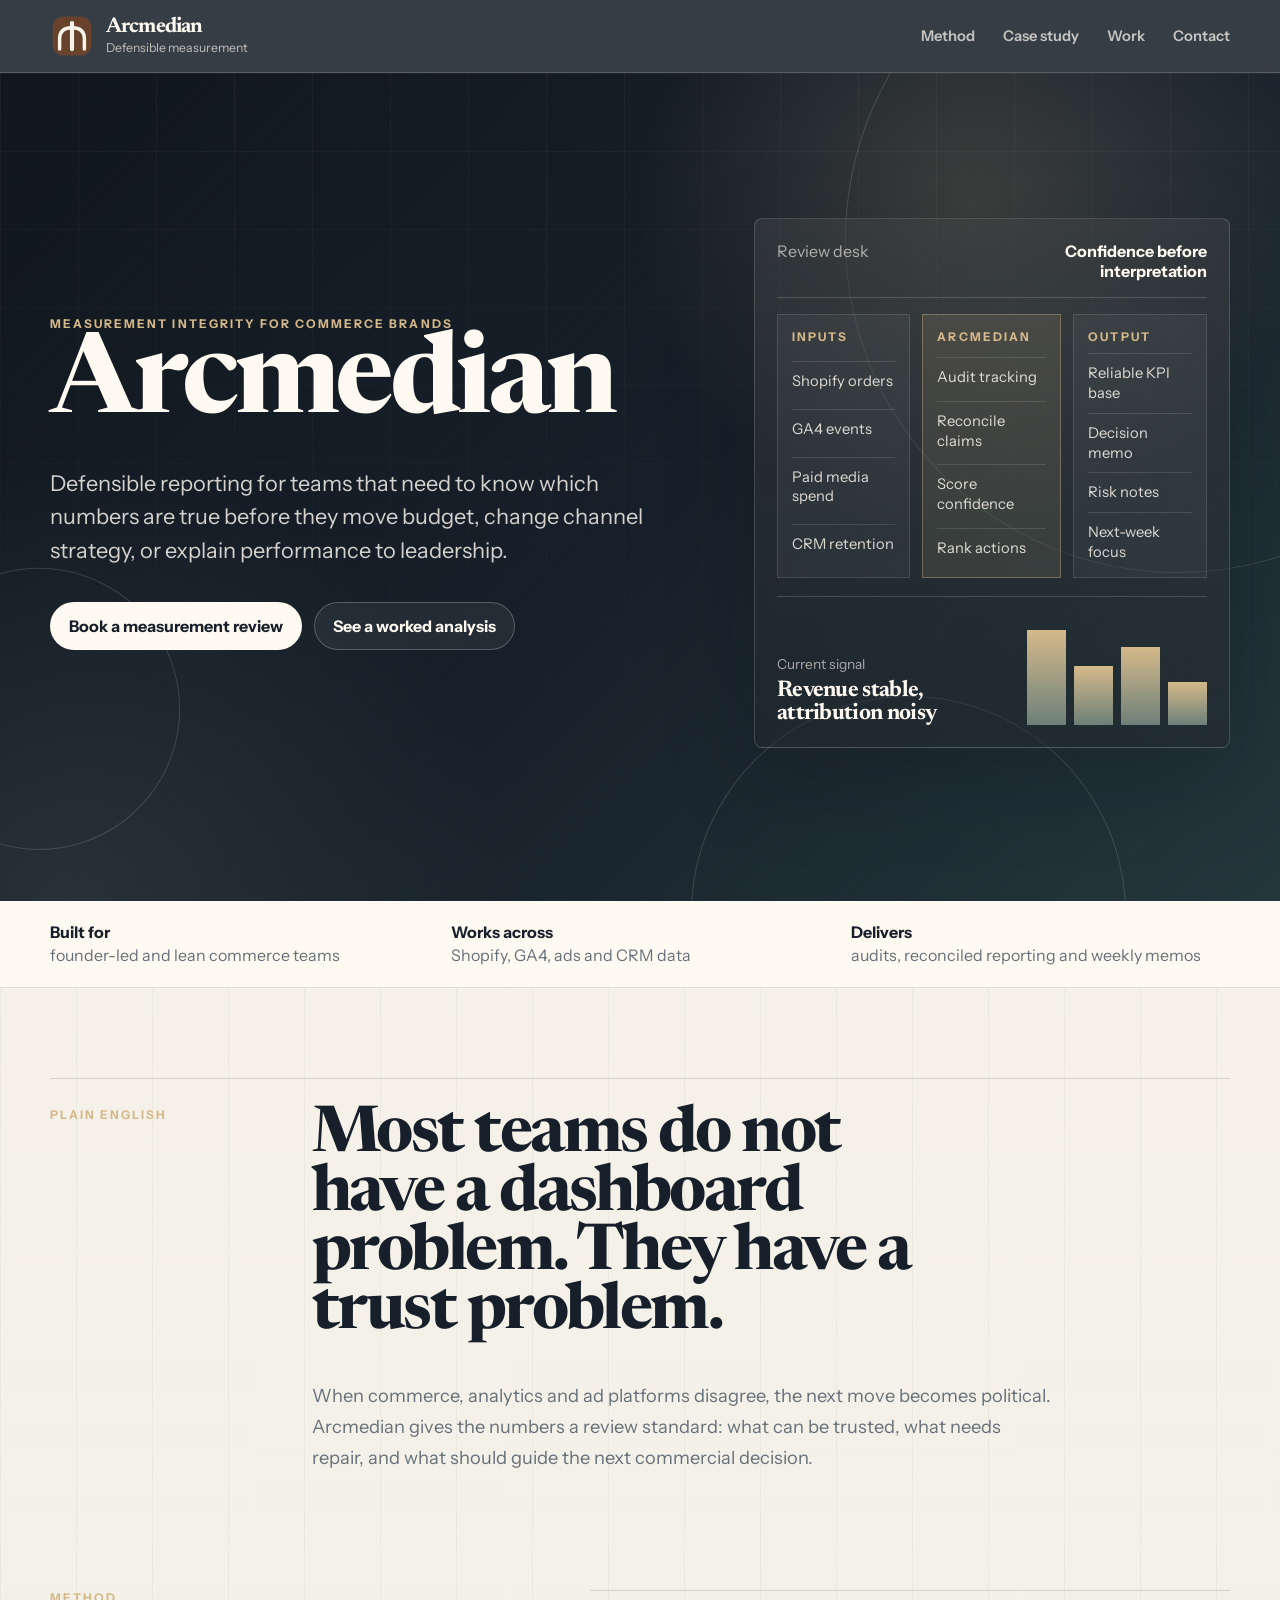
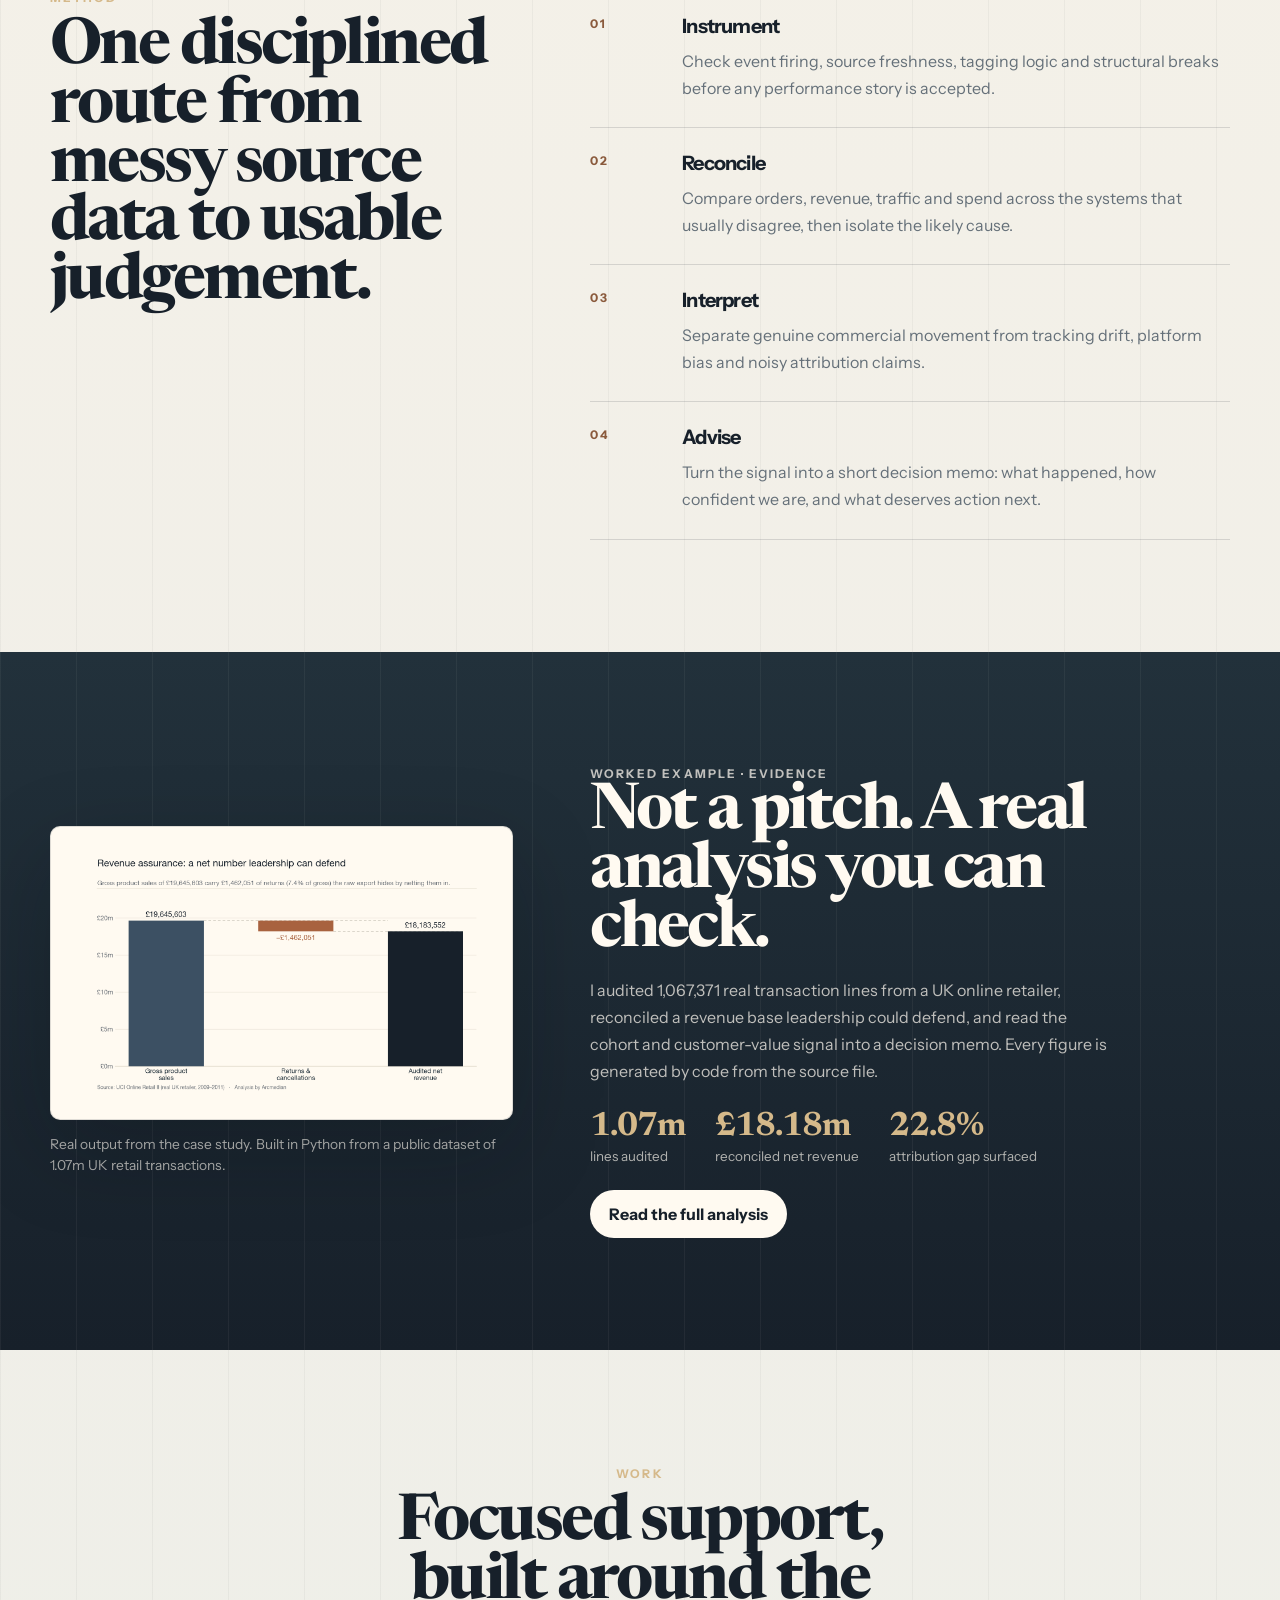
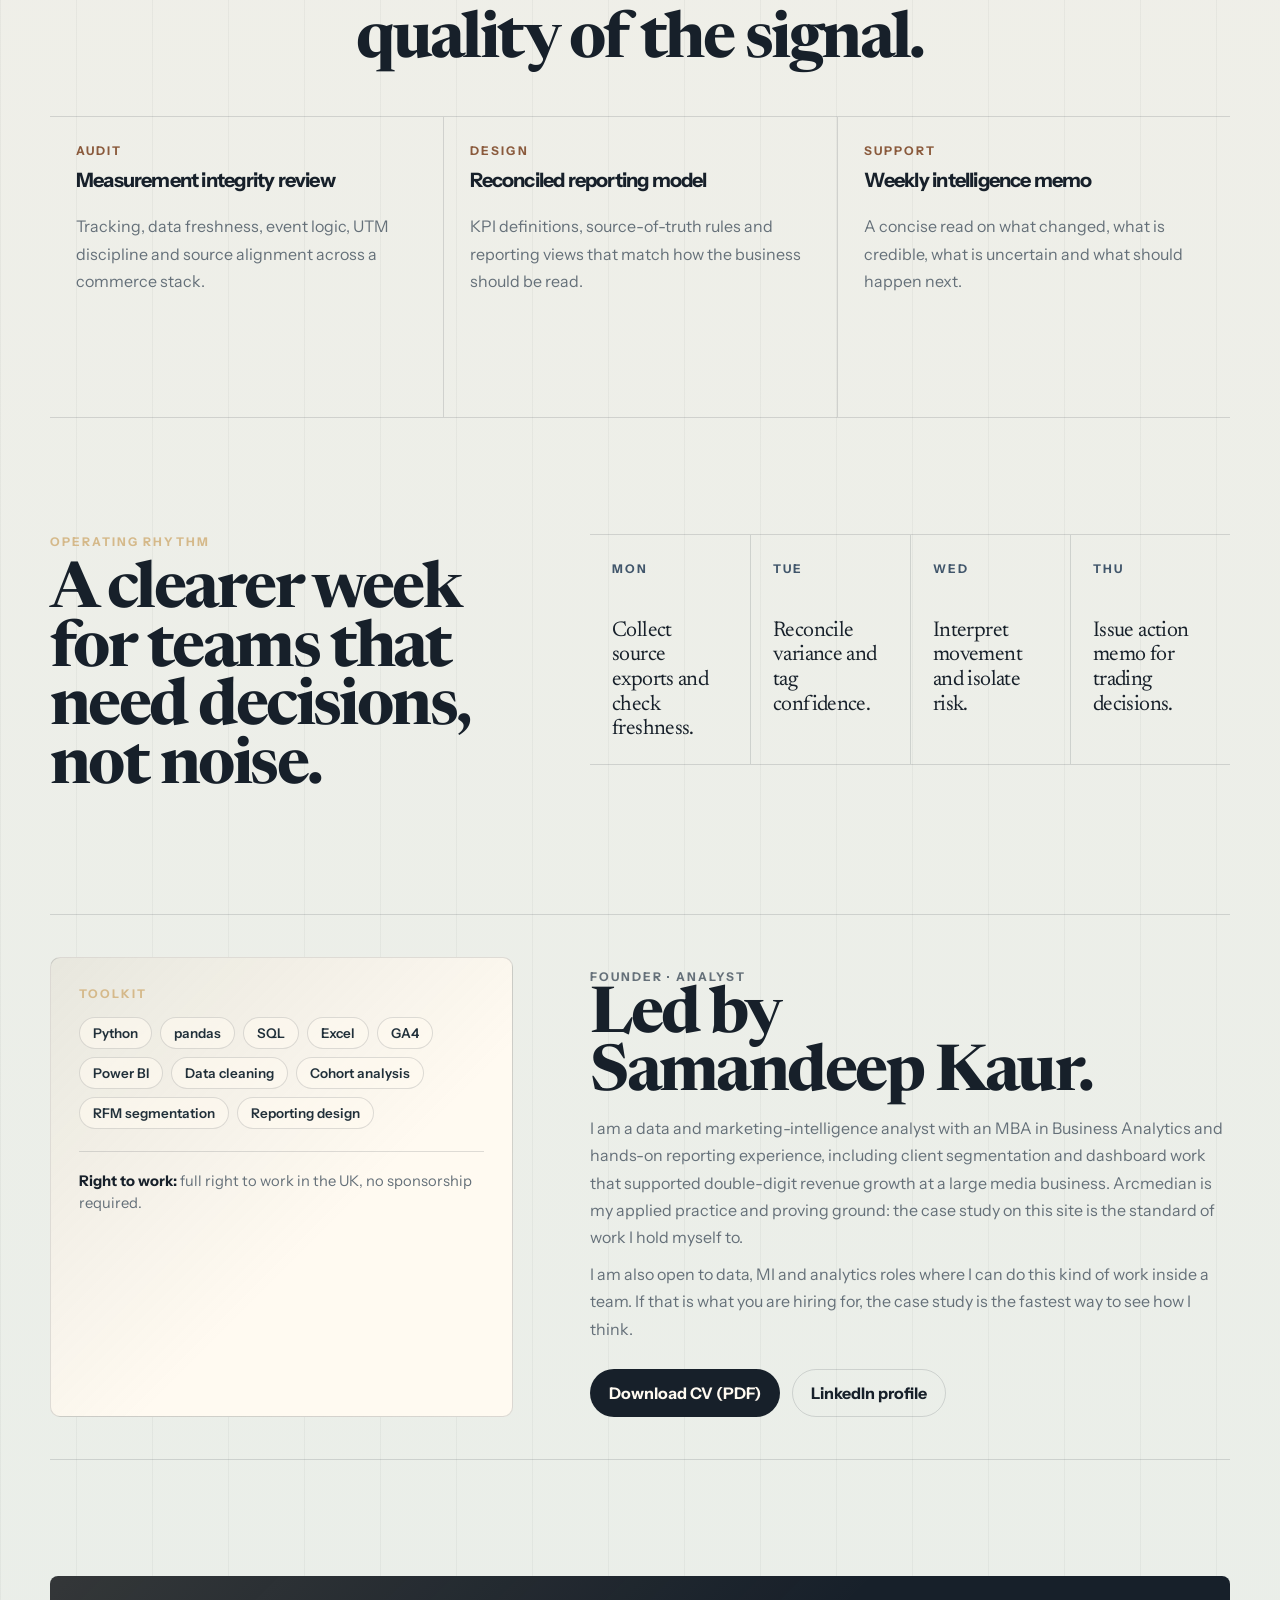
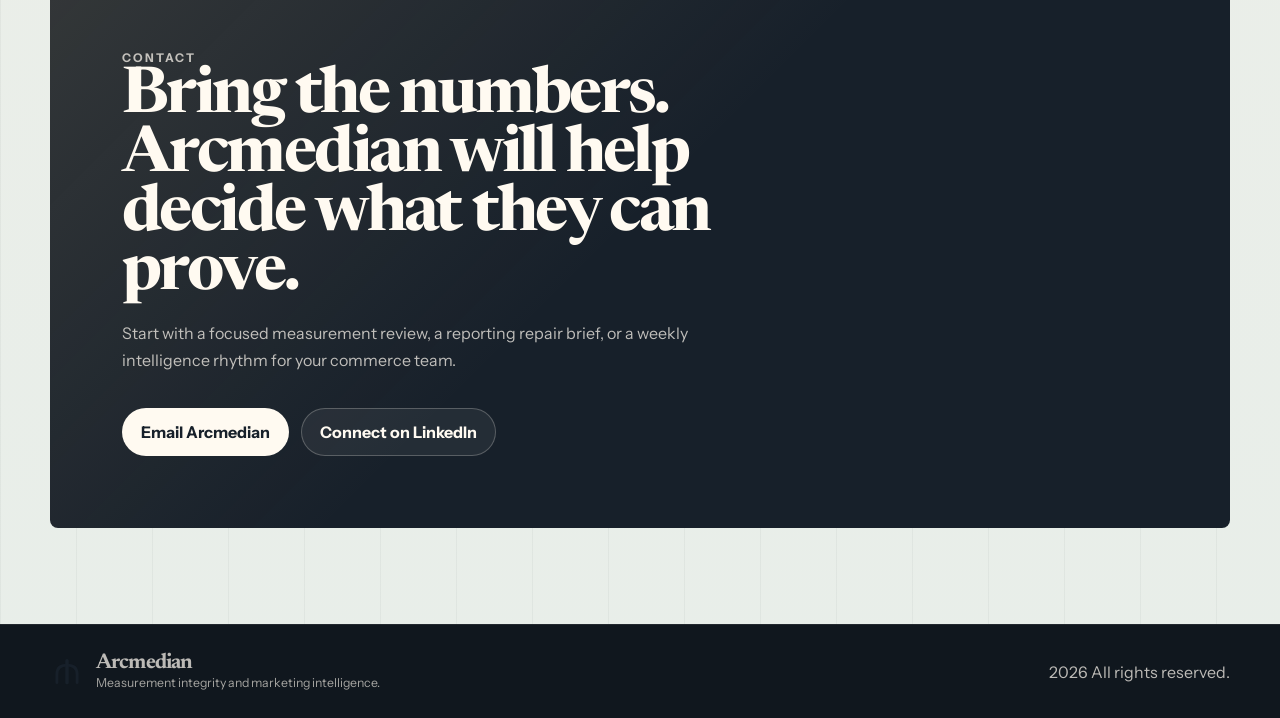
<file: index.html>
<!doctype html>
<html lang="en">
  <head>
    <meta charset="UTF-8" />
    <meta name="viewport" content="width=device-width, initial-scale=1.0" />
    <title>Arcmedian | Defensible Measurement for Commerce Teams</title>
    <meta
      name="description"
      content="Arcmedian helps commerce brands audit measurement, reconcile conflicting performance data, and turn weekly signals into decisions leaders can defend."
    />
    <meta
      name="keywords"
      content="Arcmedian, measurement integrity, marketing intelligence, ecommerce analytics, Shopify analytics, GA4 audit, reporting reconciliation"
    />
    <meta name="author" content="Samandeep Kaur" />
    <meta name="theme-color" content="#17202a" />
    <link rel="canonical" href="https://arcmedian.co.uk/" />
    <meta property="og:title" content="Arcmedian" />
    <meta
      property="og:description"
      content="Defensible measurement and weekly intelligence for commerce teams."
    />
    <meta property="og:type" content="website" />
    <meta property="og:url" content="https://arcmedian.co.uk/" />
    <meta property="og:image" content="https://arcmedian.co.uk/brand-kit/png/arcmedian-social-card-1200x630.png" />
    <link rel="icon" type="image/svg+xml" href="assets/arcmedian-favicon.svg" />
    <link rel="preconnect" href="https://fonts.googleapis.com" />
    <link rel="preconnect" href="https://fonts.gstatic.com" crossorigin />
    <link
      href="https://fonts.googleapis.com/css2?family=Instrument+Sans:wght@400;500;600;700&family=Newsreader:opsz,wght@6..72,500;6..72,600;6..72,700&display=swap"
      rel="stylesheet"
    />
    <link rel="stylesheet" href="styles.css" />
    <script type="application/ld+json">
      {
        "@context": "https://schema.org",
        "@type": "Person",
        "name": "Samandeep Kaur",
        "jobTitle": "Data & Marketing-Intelligence Analyst, Founder of Arcmedian",
        "url": "https://arcmedian.co.uk/",
        "sameAs": ["https://www.linkedin.com/in/saman78/"],
        "knowsAbout": [
          "Measurement integrity",
          "Marketing intelligence",
          "Ecommerce analytics",
          "Python",
          "SQL",
          "Cohort analysis",
          "RFM segmentation",
          "GA4"
        ],
        "worksFor": {
          "@type": "Organization",
          "name": "Arcmedian",
          "url": "https://arcmedian.co.uk/"
        }
      }
    </script>
  </head>
  <body>
    <div class="scroll-meter" aria-hidden="true"></div>

    <header class="site-header">
      <div class="shell header-inner">
        <a class="brand" href="#top" aria-label="Arcmedian home">
          <img src="assets/arcmedian-badge.svg" alt="" width="44" height="44" />
          <span>
            <strong>Arcmedian</strong>
            <small>Defensible measurement</small>
          </span>
        </a>
        <nav class="site-nav" aria-label="Primary">
          <a href="#method">Method</a>
          <a href="case-study.html">Case study</a>
          <a href="#work">Work</a>
          <a href="#contact">Contact</a>
        </nav>
      </div>
    </header>

    <main id="top">
      <section class="hero">
        <div class="hero-backdrop" aria-hidden="true">
          <span></span>
          <span></span>
          <span></span>
        </div>

        <div class="shell hero-layout">
          <div class="hero-copy reveal">
            <p class="eyebrow">Measurement integrity for commerce brands</p>
            <h1>Arcmedian</h1>
            <p class="hero-lede">
              Defensible reporting for teams that need to know which numbers
              are true before they move budget, change channel strategy, or
              explain performance to leadership.
            </p>
            <div class="hero-actions">
              <a class="button button-primary" href="mailto:samansidhu703@gmail.com">Book a measurement review</a>
              <a class="button button-secondary" href="case-study.html">See a worked analysis</a>
            </div>
          </div>

          <div class="intelligence-board reveal reveal-delay-1" aria-label="Arcmedian measurement review model">
            <div class="board-topline">
              <span>Review desk</span>
              <strong>Confidence before interpretation</strong>
            </div>

            <div class="board-matrix">
              <div class="matrix-column">
                <span class="matrix-label">Inputs</span>
                <p>Shopify orders</p>
                <p>GA4 events</p>
                <p>Paid media spend</p>
                <p>CRM retention</p>
              </div>
              <div class="matrix-column matrix-focus">
                <span class="matrix-label">Arcmedian</span>
                <p>Audit tracking</p>
                <p>Reconcile claims</p>
                <p>Score confidence</p>
                <p>Rank actions</p>
              </div>
              <div class="matrix-column">
                <span class="matrix-label">Output</span>
                <p>Reliable KPI base</p>
                <p>Decision memo</p>
                <p>Risk notes</p>
                <p>Next-week focus</p>
              </div>
            </div>

            <div class="signal-readout">
              <div>
                <span>Current signal</span>
                <strong>Revenue stable, attribution noisy</strong>
              </div>
              <div class="readout-bars" aria-hidden="true">
                <i style="--level: 86%"></i>
                <i style="--level: 54%"></i>
                <i style="--level: 71%"></i>
                <i style="--level: 39%"></i>
              </div>
            </div>
          </div>
        </div>
      </section>

      <section class="cred-strip" aria-label="Arcmedian focus areas">
        <div class="shell cred-grid">
          <p><strong>Built for</strong> founder-led and lean commerce teams</p>
          <p><strong>Works across</strong> Shopify, GA4, ads and CRM data</p>
          <p><strong>Delivers</strong> audits, reconciled reporting and weekly memos</p>
        </div>
      </section>

      <section class="section opening-section">
        <div class="shell statement reveal">
          <p class="eyebrow">Plain English</p>
          <h2>Most teams do not have a dashboard problem. They have a trust problem.</h2>
          <p>
            When commerce, analytics and ad platforms disagree, the next move
            becomes political. Arcmedian gives the numbers a review standard:
            what can be trusted, what needs repair, and what should guide the
            next commercial decision.
          </p>
        </div>
      </section>

      <section class="section method-section" id="method">
        <div class="shell split-layout">
          <div class="section-heading reveal">
            <p class="eyebrow">Method</p>
            <h2>One disciplined route from messy source data to usable judgement.</h2>
          </div>

          <div class="method-list">
            <article class="method-item reveal">
              <span>01</span>
              <div>
                <h3>Instrument</h3>
                <p>Check event firing, source freshness, tagging logic and structural breaks before any performance story is accepted.</p>
              </div>
            </article>
            <article class="method-item reveal reveal-delay-1">
              <span>02</span>
              <div>
                <h3>Reconcile</h3>
                <p>Compare orders, revenue, traffic and spend across the systems that usually disagree, then isolate the likely cause.</p>
              </div>
            </article>
            <article class="method-item reveal reveal-delay-2">
              <span>03</span>
              <div>
                <h3>Interpret</h3>
                <p>Separate genuine commercial movement from tracking drift, platform bias and noisy attribution claims.</p>
              </div>
            </article>
            <article class="method-item reveal">
              <span>04</span>
              <div>
                <h3>Advise</h3>
                <p>Turn the signal into a short decision memo: what happened, how confident we are, and what deserves action next.</p>
              </div>
            </article>
          </div>
        </div>
      </section>

      <section class="section proof-section" id="case-study">
        <div class="shell proof-layout">
          <figure class="proof-figure reveal">
            <a href="case-study.html" aria-label="Open the full measurement integrity case study">
              <img src="case-study/charts/01-revenue-assurance.png" width="1478" height="884" alt="Waterfall chart: £19.65m gross product sales less £1.46m returns equals £18.18m audited net revenue." />
            </a>
            <figcaption>Real output from the case study. Built in Python from a public dataset of 1.07m UK retail transactions.</figcaption>
          </figure>

          <div class="proof-copy reveal reveal-delay-1">
            <p class="eyebrow">Worked example · Evidence</p>
            <h2>Not a pitch. A real analysis you can check.</h2>
            <p>
              I audited 1,067,371 real transaction lines from a UK online
              retailer, reconciled a revenue base leadership could defend, and
              read the cohort and customer-value signal into a decision memo.
              Every figure is generated by code from the source file.
            </p>
            <ul class="proof-stats">
              <li><strong>1.07m</strong><span>lines audited</span></li>
              <li><strong>£18.18m</strong><span>reconciled net revenue</span></li>
              <li><strong>22.8%</strong><span>attribution gap surfaced</span></li>
            </ul>
            <a class="button button-primary" href="case-study.html">Read the full analysis</a>
          </div>
        </div>
      </section>

      <section class="section work-section" id="work">
        <div class="shell section-heading centered reveal">
          <p class="eyebrow">Work</p>
          <h2>Focused support, built around the quality of the signal.</h2>
        </div>

        <div class="shell work-grid">
          <article class="work-item reveal">
            <span>Audit</span>
            <h3>Measurement integrity review</h3>
            <p>Tracking, data freshness, event logic, UTM discipline and source alignment across a commerce stack.</p>
          </article>
          <article class="work-item reveal reveal-delay-1">
            <span>Design</span>
            <h3>Reconciled reporting model</h3>
            <p>KPI definitions, source-of-truth rules and reporting views that match how the business should be read.</p>
          </article>
          <article class="work-item reveal reveal-delay-2">
            <span>Support</span>
            <h3>Weekly intelligence memo</h3>
            <p>A concise read on what changed, what is credible, what is uncertain and what should happen next.</p>
          </article>
        </div>
      </section>

      <section class="section rhythm-section" id="rhythm">
        <div class="shell rhythm-layout">
          <div class="section-heading reveal">
            <p class="eyebrow">Operating rhythm</p>
            <h2>A clearer week for teams that need decisions, not noise.</h2>
          </div>

          <div class="weekline reveal reveal-delay-1">
            <div>
              <span>Mon</span>
              <p>Collect source exports and check freshness.</p>
            </div>
            <div>
              <span>Tue</span>
              <p>Reconcile variance and tag confidence.</p>
            </div>
            <div>
              <span>Wed</span>
              <p>Interpret movement and isolate risk.</p>
            </div>
            <div>
              <span>Thu</span>
              <p>Issue action memo for trading decisions.</p>
            </div>
          </div>
        </div>
      </section>

      <section class="section founder-section" id="founder">
        <div class="shell founder-layout">
          <div class="capability-card reveal" aria-label="Toolkit and skills">
            <p class="eyebrow">Toolkit</p>
            <ul class="capability-tags">
              <li>Python</li>
              <li>pandas</li>
              <li>SQL</li>
              <li>Excel</li>
              <li>GA4</li>
              <li>Power BI</li>
              <li>Data cleaning</li>
              <li>Cohort analysis</li>
              <li>RFM segmentation</li>
              <li>Reporting design</li>
            </ul>
            <p class="capability-note">
              <strong>Right to work:</strong> full right to work in the UK, no
              sponsorship required.
            </p>
          </div>
          <div class="founder-copy reveal reveal-delay-1">
            <p class="eyebrow">Founder · Analyst</p>
            <h2>Led by Samandeep Kaur.</h2>
            <p>
              I am a data and marketing-intelligence analyst with an MBA in
              Business Analytics and hands-on reporting experience, including
              client segmentation and dashboard work that supported double-digit
              revenue growth at a large media business. Arcmedian is my applied
              practice and proving ground: the case study on this site is the
              standard of work I hold myself to.
            </p>
            <p>
              I am also open to data, MI and analytics roles where I can do this
              kind of work inside a team. If that is what you are hiring for, the
              case study is the fastest way to see how I think.
            </p>
            <div class="founder-actions">
              <a class="button button-primary" href="cv/Samandeep-Kaur-Data-Analyst-CV.pdf" download>Download CV (PDF)</a>
              <a class="button button-secondary" href="https://www.linkedin.com/in/saman78/" target="_blank" rel="noreferrer">LinkedIn profile</a>
            </div>
          </div>
        </div>
      </section>

      <section class="section cta-section" id="contact">
        <div class="shell cta-box reveal">
          <p class="eyebrow">Contact</p>
          <h2>Bring the numbers. Arcmedian will help decide what they can prove.</h2>
          <p>
            Start with a focused measurement review, a reporting repair brief,
            or a weekly intelligence rhythm for your commerce team.
          </p>
          <div class="hero-actions">
            <a class="button button-primary" href="mailto:samansidhu703@gmail.com">Email Arcmedian</a>
            <a class="button button-secondary" href="https://www.linkedin.com/in/saman78/" target="_blank" rel="noreferrer">Connect on LinkedIn</a>
          </div>
        </div>
      </section>
    </main>

    <footer class="site-footer">
      <div class="shell footer-inner">
        <div class="footer-brand">
          <img src="assets/arcmedian-mark.svg" alt="" width="34" height="34" />
          <span>
            <strong>Arcmedian</strong>
            <small>Measurement integrity and marketing intelligence.</small>
          </span>
        </div>
        <p><span id="year"></span> All rights reserved.</p>
      </div>
    </footer>

    <script src="script.js"></script>
  </body>
</html>
</file>
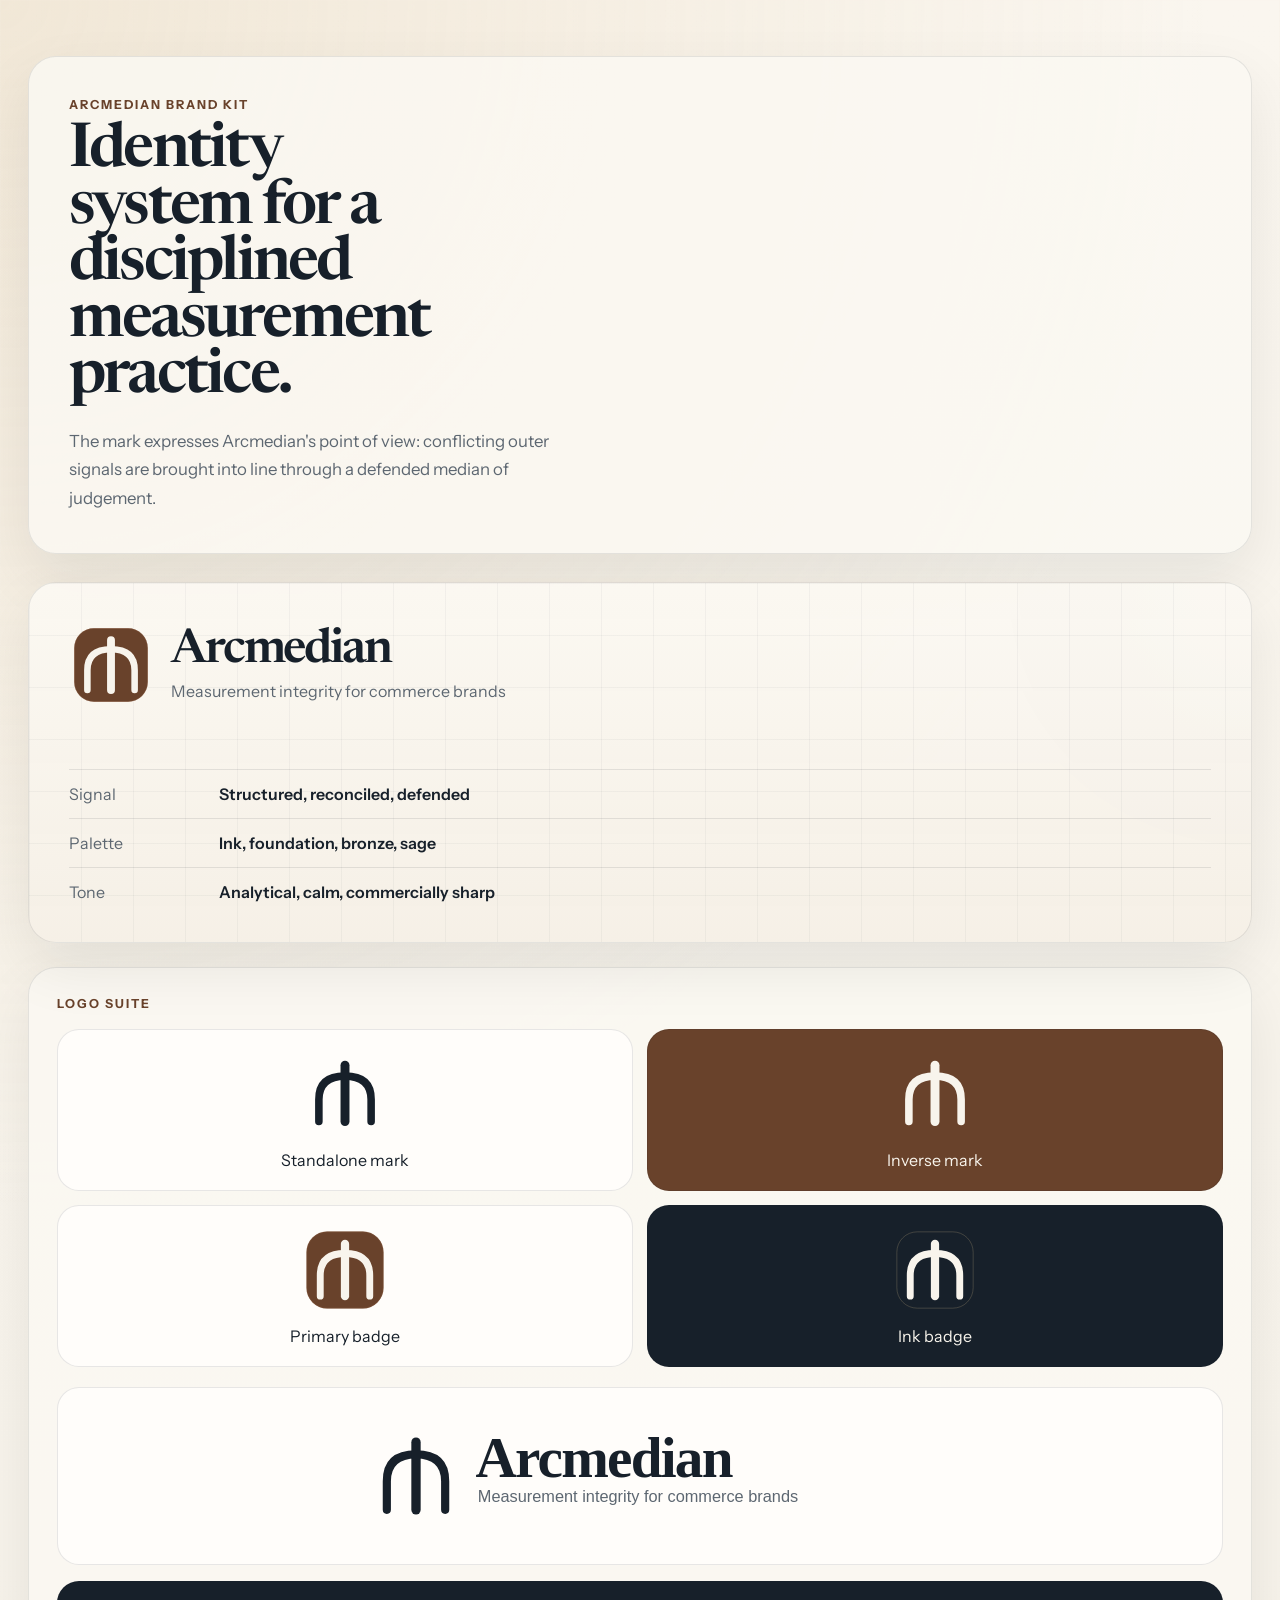
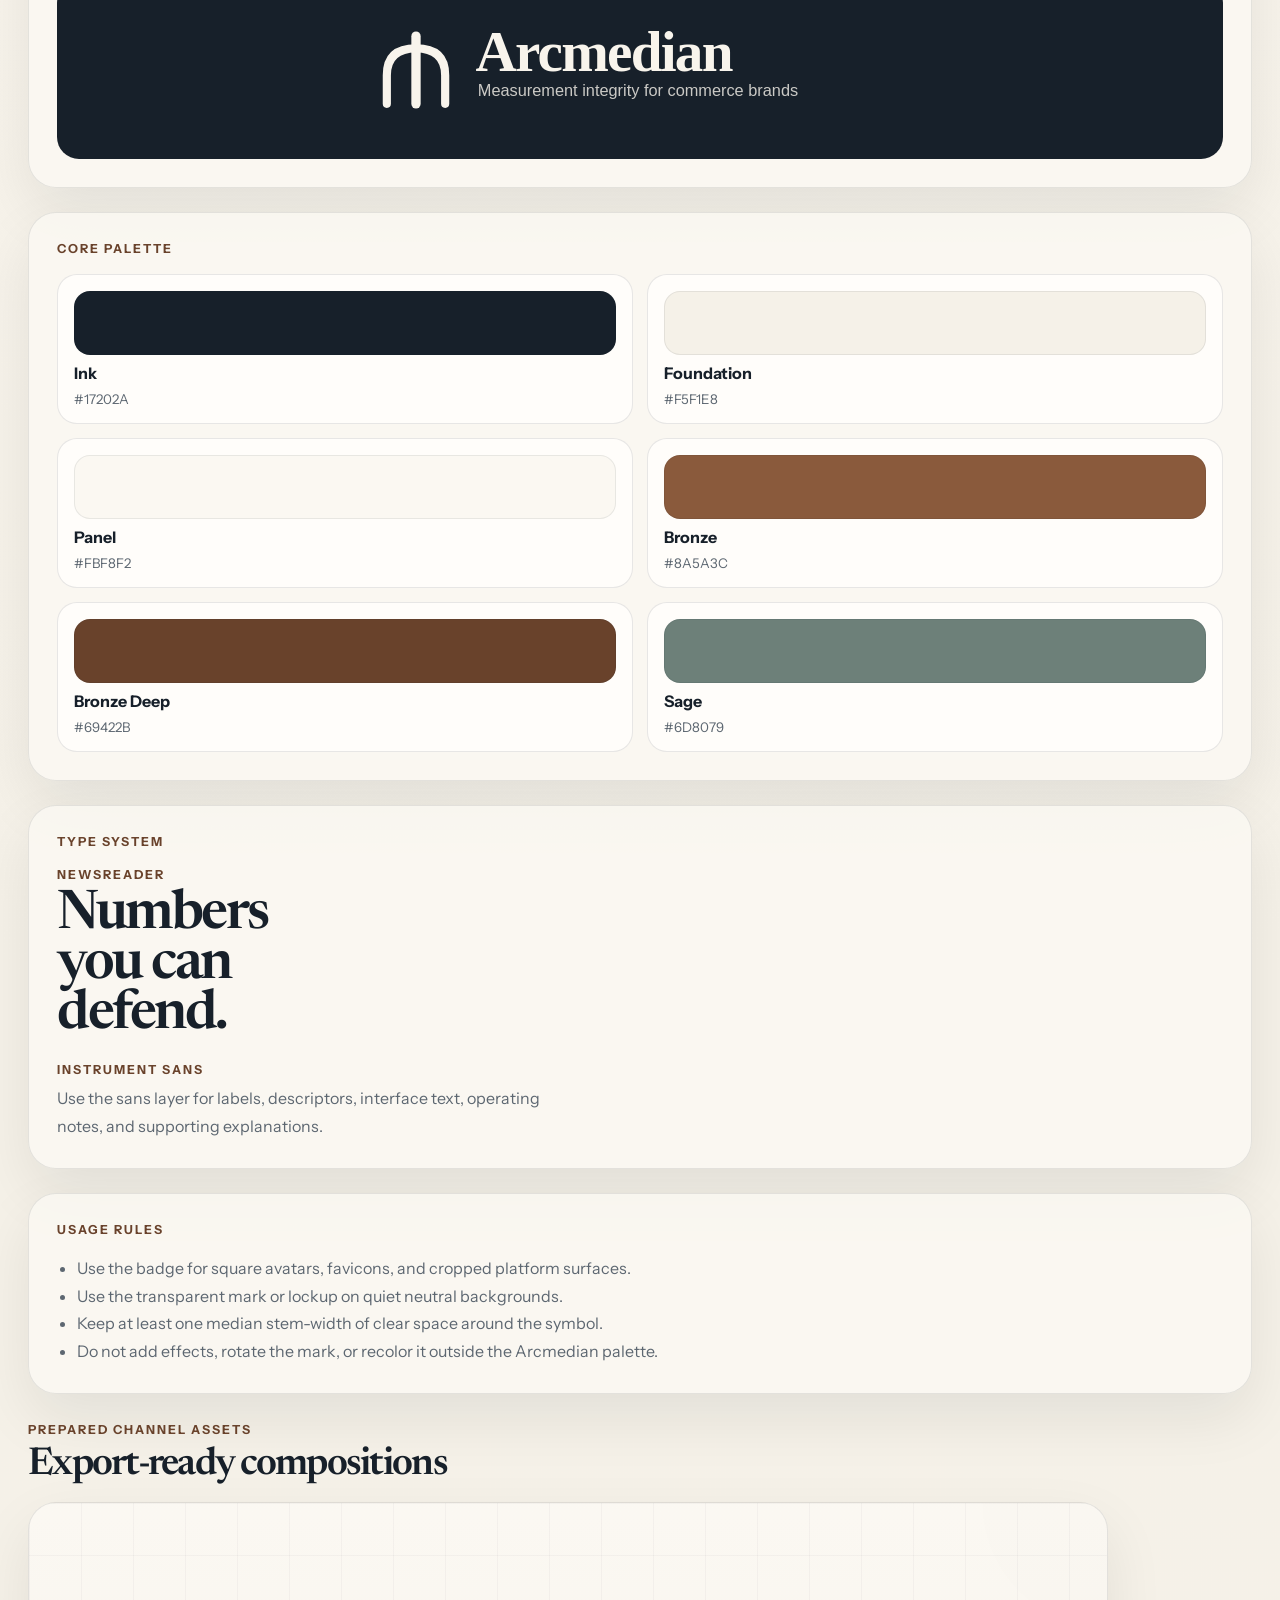
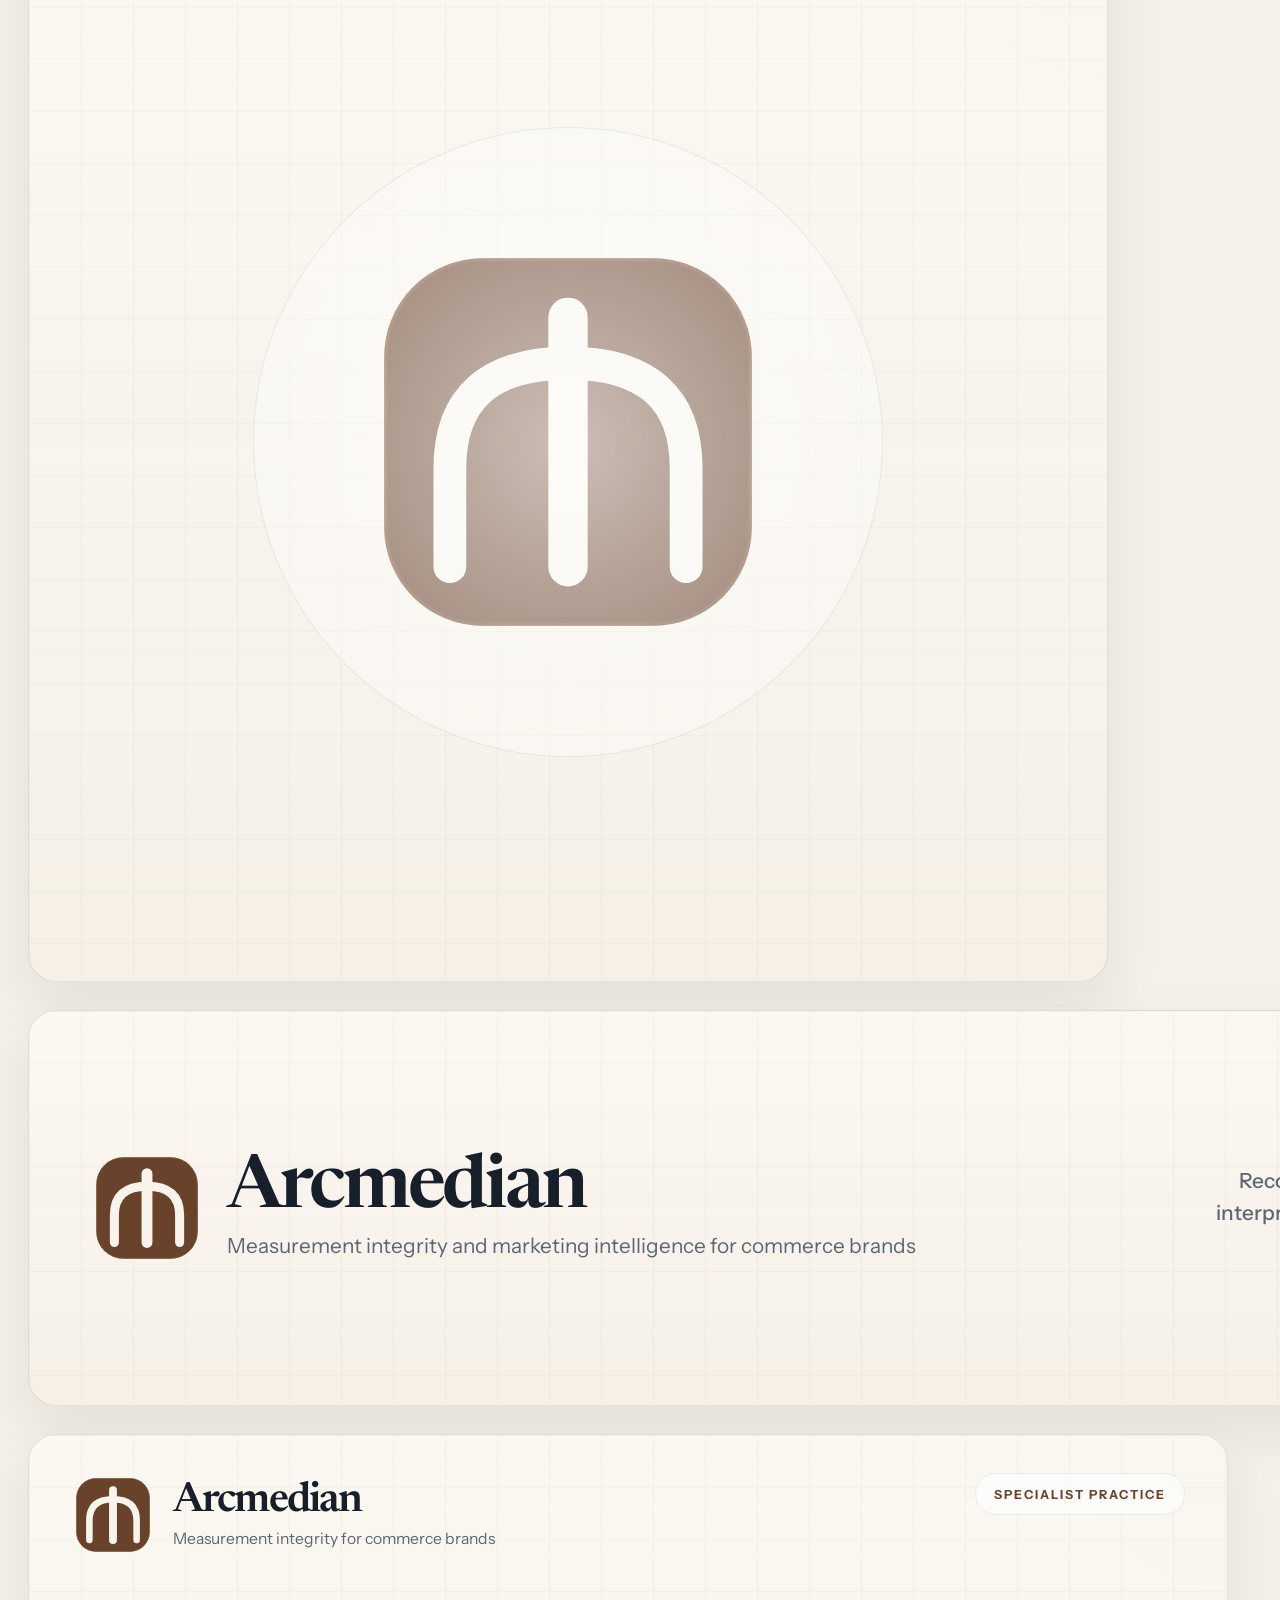
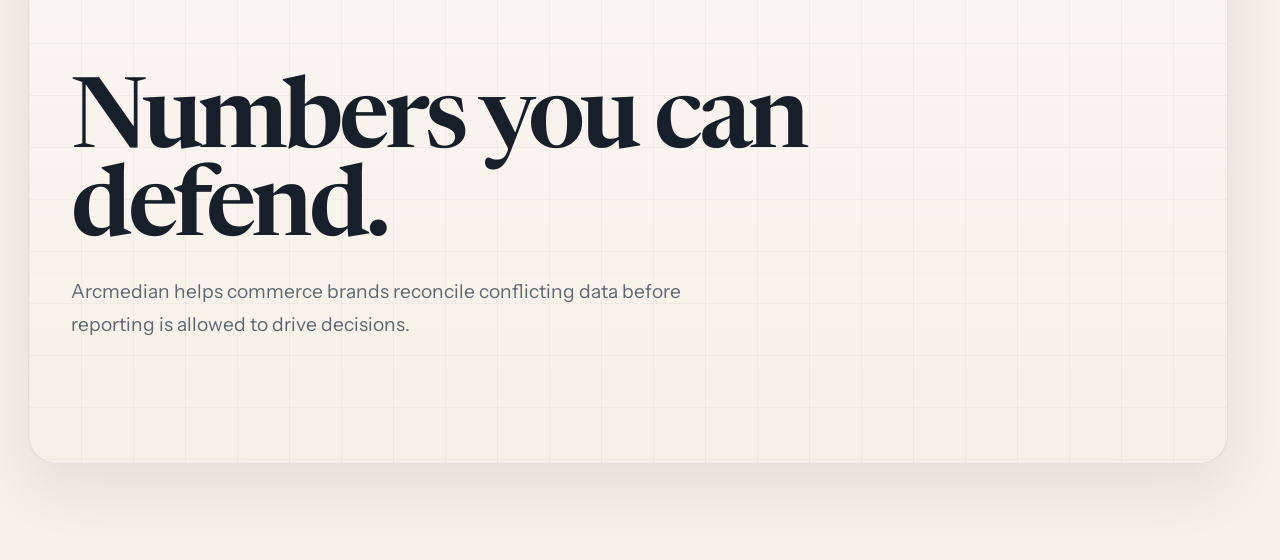
<file: brand-kit/index.html>
<!doctype html>
<html lang="en">
  <head>
    <meta charset="UTF-8" />
    <meta name="viewport" content="width=device-width, initial-scale=1.0" />
    <title>Arcmedian Brand Kit</title>
    <link rel="preconnect" href="https://fonts.googleapis.com" />
    <link rel="preconnect" href="https://fonts.gstatic.com" crossorigin />
    <link
      href="https://fonts.googleapis.com/css2?family=Instrument+Sans:wght@400;500;600;700&family=Newsreader:opsz,wght@6..72,500;6..72,600;6..72,700&display=swap"
      rel="stylesheet"
    />
    <link rel="stylesheet" href="brand-kit.css" />
  </head>
  <body>
    <main class="kit-shell">
      <section class="kit-hero">
        <div class="hero-copy">
          <p class="eyebrow">Arcmedian Brand Kit</p>
          <h1>Identity system for a disciplined measurement practice.</h1>
          <p class="lead">
            The mark expresses Arcmedian's point of view: conflicting outer
            signals are brought into line through a defended median of
            judgement.
          </p>
        </div>

        <div class="hero-card">
          <div class="hero-lockup">
            <img
              src="svg/arcmedian-badge-primary.svg"
              alt="Arcmedian badge"
              width="84"
              height="84"
            />
            <div>
              <p class="wordmark">Arcmedian</p>
              <p class="descriptor">Measurement integrity for commerce brands</p>
            </div>
          </div>
          <div class="hero-points">
            <p><span>Signal</span><strong>Structured, reconciled, defended</strong></p>
            <p><span>Palette</span><strong>Ink, foundation, bronze, sage</strong></p>
            <p><span>Tone</span><strong>Analytical, calm, commercially sharp</strong></p>
          </div>
        </div>
      </section>

      <section class="kit-grid">
        <article class="panel">
          <p class="section-label">Logo suite</p>
          <div class="logo-suite">
            <div class="logo-card">
              <img src="svg/arcmedian-mark-ink.svg" alt="Arcmedian mark" width="88" height="88" />
              <p>Standalone mark</p>
            </div>
            <div class="logo-card logo-card-dark">
              <img src="svg/arcmedian-mark-ivory.svg" alt="Arcmedian inverse mark" width="88" height="88" />
              <p>Inverse mark</p>
            </div>
            <div class="logo-card">
              <img src="svg/arcmedian-badge-primary.svg" alt="Arcmedian badge" width="88" height="88" />
              <p>Primary badge</p>
            </div>
            <div class="logo-card logo-card-ink">
              <img src="svg/arcmedian-badge-ink.svg" alt="Arcmedian dark badge" width="88" height="88" />
              <p>Ink badge</p>
            </div>
          </div>
          <div class="lockup-samples">
            <div class="lockup-frame">
              <img
                src="svg/arcmedian-lockup-horizontal-ink.svg"
                alt="Arcmedian lockup"
                width="560"
                height="140"
              />
            </div>
            <div class="lockup-frame lockup-frame-dark">
              <img
                src="svg/arcmedian-lockup-horizontal-ivory.svg"
                alt="Arcmedian inverse lockup"
                width="560"
                height="140"
              />
            </div>
          </div>
        </article>

        <article class="panel">
          <p class="section-label">Core palette</p>
          <div class="swatches">
            <div class="swatch">
              <span class="swatch-chip swatch-ink"></span>
              <strong>Ink</strong>
              <small>#17202A</small>
            </div>
            <div class="swatch">
              <span class="swatch-chip swatch-foundation"></span>
              <strong>Foundation</strong>
              <small>#F5F1E8</small>
            </div>
            <div class="swatch">
              <span class="swatch-chip swatch-panel"></span>
              <strong>Panel</strong>
              <small>#FBF8F2</small>
            </div>
            <div class="swatch">
              <span class="swatch-chip swatch-bronze"></span>
              <strong>Bronze</strong>
              <small>#8A5A3C</small>
            </div>
            <div class="swatch">
              <span class="swatch-chip swatch-bronze-deep"></span>
              <strong>Bronze Deep</strong>
              <small>#69422B</small>
            </div>
            <div class="swatch">
              <span class="swatch-chip swatch-sage"></span>
              <strong>Sage</strong>
              <small>#6D8079</small>
            </div>
          </div>
        </article>

        <article class="panel">
          <p class="section-label">Type system</p>
          <div class="type-samples">
            <div>
              <p class="type-tag">Newsreader</p>
              <p class="specimen-headline">Numbers you can defend.</p>
            </div>
            <div>
              <p class="type-tag">Instrument Sans</p>
              <p class="specimen-body">
                Use the sans layer for labels, descriptors, interface text,
                operating notes, and supporting explanations.
              </p>
            </div>
          </div>
        </article>

        <article class="panel">
          <p class="section-label">Usage rules</p>
          <ul class="rules">
            <li>Use the badge for square avatars, favicons, and cropped platform surfaces.</li>
            <li>Use the transparent mark or lockup on quiet neutral backgrounds.</li>
            <li>Keep at least one median stem-width of clear space around the symbol.</li>
            <li>Do not add effects, rotate the mark, or recolor it outside the Arcmedian palette.</li>
          </ul>
        </article>
      </section>

      <section class="artboards">
        <div class="artboard-heading">
          <p class="section-label">Prepared channel assets</p>
          <h2>Export-ready compositions</h2>
        </div>

        <div class="artboard-stack">
          <section id="artboard-profile" class="artboard artboard-profile" aria-label="LinkedIn profile image">
            <div class="artboard-grid"></div>
            <div class="profile-core">
              <div class="profile-ring"></div>
              <img
                src="svg/arcmedian-badge-primary.svg"
                alt="Arcmedian LinkedIn profile badge"
                width="420"
                height="420"
              />
            </div>
          </section>

          <section id="artboard-banner" class="artboard artboard-banner" aria-label="LinkedIn banner">
            <div class="artboard-grid"></div>
            <div class="banner-content">
              <div class="banner-lockup">
                <img
                  src="svg/arcmedian-badge-primary.svg"
                  alt="Arcmedian badge"
                  width="116"
                  height="116"
                />
                <div>
                  <p class="banner-name">Arcmedian</p>
                  <p class="banner-line">Measurement integrity and marketing intelligence for commerce brands</p>
                </div>
              </div>
              <p class="banner-note">
                Reconciled reporting. Defended interpretation. Weekly commercial clarity.
              </p>
            </div>
          </section>

          <section id="artboard-social" class="artboard artboard-social" aria-label="Social card">
            <div class="artboard-grid"></div>
            <div class="social-top">
              <div class="social-lockup">
                <img
                  src="svg/arcmedian-badge-primary.svg"
                  alt="Arcmedian badge"
                  width="84"
                  height="84"
                />
                <div>
                  <p class="social-name">Arcmedian</p>
                  <p class="social-descriptor">Measurement integrity for commerce brands</p>
                </div>
              </div>
              <span class="social-chip">Specialist practice</span>
            </div>
            <div class="social-body">
              <h3>Numbers you can defend.</h3>
              <p>
                Arcmedian helps commerce brands reconcile conflicting data
                before reporting is allowed to drive decisions.
              </p>
            </div>
          </section>
        </div>
      </section>
    </main>
  </body>
</html>
</file>
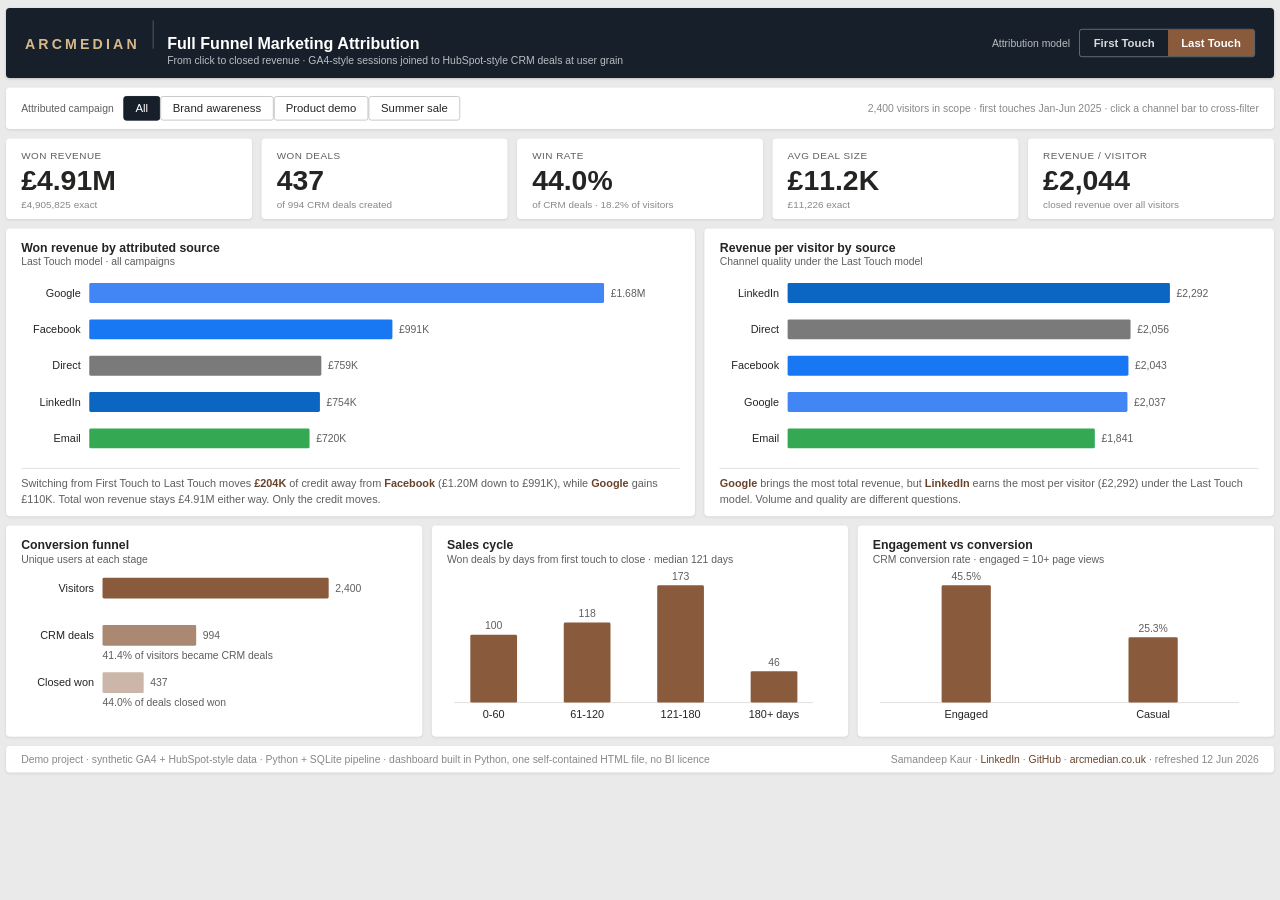
<file: work/attribution/index.html>
<!DOCTYPE html>
<html lang="en-GB">
<head>
<meta charset="utf-8">
<meta name="viewport" content="width=device-width, initial-scale=1">
<title>Arcmedian | Full Funnel Marketing Attribution</title>
<link rel="icon" href="data:image/svg+xml,%3Csvg xmlns='http://www.w3.org/2000/svg' viewBox='0 0 64 64'%3E%3Crect width='64' height='64' rx='12' fill='%2317202A'/%3E%3Ctext x='32' y='45' font-family='Georgia,serif' font-size='38' fill='%23D5B98A' text-anchor='middle'%3EA%3C/text%3E%3C/svg%3E">
<style>
  :root {
    --ink: #17202A;
    --bronze: #8A5A3C;
    --bronze-deep: #69422B;
    --gold: #D5B98A;
    --canvas: #EAEAEA;
    --tile: #FFFFFF;
    --text: #252423;
    --muted: #605E5C;
    --faint: #8A8886;
    --line: #E1DFDD;
  }
  * { box-sizing: border-box; margin: 0; padding: 0; }
  body {
    background: var(--canvas);
    font-family: "Segoe UI", -apple-system, BlinkMacSystemFont, "Helvetica Neue", Arial, sans-serif;
    color: var(--text);
    -webkit-font-smoothing: antialiased;
    overflow-x: hidden;
  }
  /* Fixed 1340px canvas, scaled down to fit narrower screens (phones included) */
  #stage { overflow: hidden; }
  .board { width: 1340px; margin: 14px auto 18px; transform-origin: top center; }

  /* Title band */
  .titlebar {
    background: var(--ink); color: #fff; border-radius: 4px;
    display: flex; align-items: center; justify-content: space-between;
    padding: 13px 20px; box-shadow: 0 1px 3px rgba(0,0,0,.18);
  }
  .brand { display: flex; align-items: baseline; gap: 14px; }
  .wordmark { font-size: 15px; font-weight: 700; letter-spacing: .22em; color: var(--gold); }
  .titleblock .t1 { font-size: 17px; font-weight: 600; }
  .titleblock .t2 { font-size: 11px; color: #B9BDC4; margin-top: 1px; }
  .divider { width: 1px; height: 30px; background: rgba(255,255,255,.25); }
  .modelctl { display: flex; align-items: center; gap: 10px; }
  .modelctl .lbl { font-size: 11px; color: #B9BDC4; }
  .seg { display: flex; border: 1px solid rgba(255,255,255,.35); border-radius: 3px; overflow: hidden; }
  .seg button {
    background: transparent; color: #D8DBDF; border: 0; cursor: pointer;
    font: 600 12px "Segoe UI", sans-serif; padding: 7px 14px;
  }
  .seg button.on { background: var(--bronze); color: #fff; }

  /* Filter band */
  .filterbar {
    background: var(--tile); border-radius: 4px; margin-top: 10px;
    display: flex; align-items: center; gap: 10px; padding: 9px 16px;
    box-shadow: 0 1px 3px rgba(0,0,0,.10); font-size: 12px;
  }
  .filterbar .flbl { color: var(--muted); font-size: 11px; }
  .chip {
    border: 1px solid #C8C6C4; border-radius: 3px; background: #fff; cursor: pointer;
    font: 400 12px "Segoe UI", sans-serif; color: var(--text); padding: 5px 12px;
  }
  .chip.on { background: var(--ink); border-color: var(--ink); color: #fff; }
  .clearsel {
    display: none; border: 1px solid var(--bronze); color: var(--bronze-deep);
    background: #FBF8F2; border-radius: 3px; padding: 5px 10px; cursor: pointer;
    font: 600 11.5px "Segoe UI", sans-serif;
  }
  .clearsel.show { display: inline-block; }
  .scope { margin-left: auto; color: var(--faint); font-size: 11px; }

  /* KPI strip */
  .kpis { display: flex; gap: 10px; margin-top: 10px; }
  .kpi {
    flex: 1; background: var(--tile); border-radius: 4px; padding: 12px 16px 10px;
    box-shadow: 0 1px 3px rgba(0,0,0,.10);
  }
  .kpi .cap { font-size: 10.5px; letter-spacing: .05em; text-transform: uppercase; color: var(--muted); }
  .kpi .val { font-size: 30px; font-weight: 600; margin-top: 3px; line-height: 1.1; }
  .kpi .sub { font-size: 10.5px; color: var(--faint); margin-top: 3px; }

  /* Tile grid */
  .row { display: flex; gap: 10px; margin-top: 10px; }
  .tile {
    background: var(--tile); border-radius: 4px; padding: 13px 16px 10px;
    box-shadow: 0 1px 3px rgba(0,0,0,.10);
  }
  .tile h3 { font-size: 13px; font-weight: 600; }
  .tile .sub { font-size: 11px; color: var(--muted); margin-top: 1px; }
  .hero { flex: 55; }
  .quality { flex: 45; }
  .third { flex: 1; }
  .insight {
    border-top: 1px solid var(--line); margin-top: 6px; padding-top: 7px;
    font-size: 11.5px; color: var(--muted); line-height: 1.45;
  }
  .insight b { color: var(--bronze-deep); font-weight: 600; }

  svg { display: block; }
  svg text { font-family: "Segoe UI", -apple-system, "Helvetica Neue", Arial, sans-serif; }
  .bar { transition: width .6s cubic-bezier(.4,0,.2,1), height .6s cubic-bezier(.4,0,.2,1),
                     y .6s cubic-bezier(.4,0,.2,1), opacity .25s; cursor: pointer; }
  .chgroup { transition: transform .6s cubic-bezier(.4,0,.2,1), opacity .25s; }
  .vlabel { transition: opacity .25s; }
  .catlab { font-size: 11.5px; fill: var(--text); }
  .vallab { font-size: 11px; fill: var(--muted); }
  .axis { stroke: var(--line); stroke-width: 1; }

  .caption {
    margin-top: 10px; padding: 8px 16px; background: var(--tile); border-radius: 4px;
    box-shadow: 0 1px 3px rgba(0,0,0,.10);
    font-size: 11px; color: var(--faint); display: flex; justify-content: space-between; gap: 24px;
  }
  .caption span:last-child { white-space: nowrap; }
  .caption a { color: var(--bronze-deep); text-decoration: none; }
  .caption a:hover { text-decoration: underline; }

  #tip {
    position: fixed; display: none; pointer-events: none; z-index: 50;
    background: var(--text); color: #fff; font-size: 11.5px; line-height: 1.4;
    padding: 7px 10px; border-radius: 4px; max-width: 280px;
    box-shadow: 0 2px 6px rgba(0,0,0,.3);
  }
</style>
</head>
<body>
<div id="stage">
<div class="board">

  <div class="titlebar">
    <div class="brand">
      <div class="wordmark">ARCMEDIAN</div>
      <div class="divider"></div>
      <div class="titleblock">
        <div class="t1">Full Funnel Marketing Attribution</div>
        <div class="t2">From click to closed revenue &middot; GA4-style sessions joined to HubSpot-style CRM deals at user grain</div>
      </div>
    </div>
    <div class="modelctl">
      <span class="lbl">Attribution model</span>
      <div class="seg" id="seg">
        <button data-m="ft">First Touch</button>
        <button data-m="lt" class="on">Last Touch</button>
      </div>
    </div>
  </div>

  <div class="filterbar">
    <span class="flbl">Attributed campaign</span>
    <span id="champs"></span>
    <button class="clearsel" id="clearsel"></button>
    <span class="scope" id="scope"></span>
  </div>

  <div class="kpis" id="kpis"></div>

  <div class="row">
    <div class="tile hero">
      <h3>Won revenue by attributed source</h3>
      <div class="sub" id="herosub"></div>
      <svg id="herosvg" width="680" height="206"></svg>
      <div class="insight" id="insight"></div>
    </div>
    <div class="tile quality">
      <h3>Revenue per visitor by source</h3>
      <div class="sub" id="qualsub"></div>
      <svg id="qualsvg" width="540" height="206"></svg>
      <div class="insight" id="qualnote"></div>
    </div>
  </div>

  <div class="row">
    <div class="tile third">
      <h3>Conversion funnel</h3>
      <div class="sub">Unique users at each stage</div>
      <svg id="funnelsvg" width="395" height="172"></svg>
    </div>
    <div class="tile third">
      <h3>Sales cycle</h3>
      <div class="sub" id="cyclesub"></div>
      <svg id="cyclesvg" width="395" height="172"></svg>
    </div>
    <div class="tile third">
      <h3>Engagement vs conversion</h3>
      <div class="sub" id="engsub"></div>
      <svg id="engsvg" width="395" height="172"></svg>
    </div>
  </div>

  <div class="caption">
    <span>Demo project &middot; synthetic GA4 + HubSpot-style data &middot; Python + SQLite pipeline &middot; dashboard built in Python, one self-contained HTML file, no BI licence</span>
    <span>Samandeep Kaur &middot;
      <a href="https://www.linkedin.com/in/saman78" target="_blank" rel="noopener">LinkedIn</a> &middot;
      <a href="https://github.com/Samandeep-Kaur-Data-UK/marketing_attribution_engine" target="_blank" rel="noopener">GitHub</a> &middot;
      <a href="https://arcmedian.co.uk" target="_blank" rel="noopener">arcmedian.co.uk</a> &middot;
      refreshed 12 Jun 2026</span>
  </div>

</div>
</div>
<div id="tip"></div>

<script>
const RAW = {"sources":["Google","Facebook","LinkedIn","Email","Direct"],"campaigns":["brand_awareness","product_demo","summer_sale"],"engagementThreshold":10,"rows":[[0,0,1,0,1,1,10504.36,25,127],[0,1,2,0,1,0,0.0,12,-1],[2,4,1,1,1,0,0.0,12,-1],[3,0,2,1,0,0,0.0,9,-1],[3,3,1,1,0,0,0.0,8,-1],[4,4,2,2,1,0,0.0,8,-1],[0,3,0,2,1,0,0.0,27,136],[0,0,1,2,1,0,0.0,7,95],[2,2,2,2,1,0,0.0,21,125],[1,0,2,0,0,0,0.0,39,-1],[4,0,1,1,0,0,0.0,16,-1],[0,3,1,1,0,0,0.0,9,-1],[0,4,0,2,1,1,33744.55,37,133],[0,0,0,0,0,0,0.0,4,-1],[3,2,2,1,1,1,24170.48,23,100],[0,0,1,1,0,0,0.0,5,-1],[1,3,1,2,0,0,0.0,7,-1],[2,2,2,2,0,0,0.0,6,-1],[3,1,0,1,1,0,0.0,47,164],[0,3,2,2,1,0,0.0,30,175],[1,2,1,2,1,1,6383.87,12,180],[4,1,0,1,0,0,0.0,18,-1],[0,1,0,1,0,0,0.0,19,-1],[0,2,2,1,0,0,0.0,17,-1],[1,1,1,1,0,0,0.0,14,-1],[1,0,0,0,1,1,9137.26,21,147],[4,4,1,1,0,0,0.0,4,-1],[1,1,1,1,1,1,5498.37,8,37],[2,0,2,1,0,0,0.0,19,-1],[1,4,1,0,1,0,0.0,29,122],[1,3,0,0,0,0,0.0,8,-1],[1,1,2,2,0,0,0.0,13,-1],[3,3,0,2,1,0,0.0,19,127],[3,3,0,0,1,0,0.0,15,-1],[0,2,1,0,1,0,0.0,45,98],[1,1,0,0,1,0,0.0,4,24],[1,1,0,1,1,1,21787.22,23,128],[0,3,0,1,1,1,11331.73,28,120],[2,3,1,1,1,1,9991.52,20,201],[0,0,2,2,1,0,0.0,5,22],[1,4,1,0,1,0,0.0,17,85],[3,0,0,1,0,0,0.0,40,-1],[0,3,1,0,1,0,0.0,14,-1],[0,0,0,0,0,0,0.0,2,-1],[1,1,1,1,0,0,0.0,9,-1],[3,0,0,2,0,0,0.0,23,-1],[3,1,0,0,0,0,0.0,45,-1],[0,0,2,2,0,0,0.0,14,-1],[4,4,2,0,0,0,0.0,16,-1],[0,3,0,2,0,0,0.0,28,-1],[4,2,1,1,1,0,0.0,24,-1],[0,3,0,1,0,0,0.0,27,-1],[1,0,1,2,1,0,0.0,12,-1],[4,0,2,2,0,0,0.0,20,-1],[0,2,1,0,1,1,6772.64,35,157],[4,4,2,0,1,0,0.0,13,-1],[0,1,1,2,0,0,0.0,9,-1],[0,3,2,0,1,0,0.0,16,-1],[4,4,0,0,0,0,0.0,10,-1],[2,1,2,2,0,0,0.0,16,-1],[4,3,0,2,1,1,9201.52,57,176],[1,1,1,2,0,0,0.0,23,-1],[0,0,1,0,1,0,0.0,7,-1],[1,1,1,1,0,0,0.0,6,-1],[3,4,0,1,0,0,0.0,9,-1],[2,2,2,2,1,1,34604.74,14,101],[4,4,0,0,1,0,0.0,35,-1],[4,4,2,0,1,0,0.0,17,-1],[2,4,1,2,1,0,0.0,23,155],[3,3,2,2,1,1,7958.3,12,27],[4,3,0,0,0,0,0.0,29,-1],[0,1,0,0,0,0,0.0,35,-1],[3,0,2,1,0,0,0.0,13,-1],[3,0,1,1,0,0,0.0,14,-1],[0,3,2,1,0,0,0.0,25,-1],[4,1,2,1,1,0,0.0,21,130],[4,4,0,0,0,0,0.0,36,-1],[3,3,0,1,1,1,4321.93,39,127],[1,4,2,0,1,0,0.0,12,-1],[0,2,2,1,1,0,0.0,49,-1],[4,0,2,0,0,0,0.0,26,-1],[1,3,2,1,0,0,0.0,25,-1],[3,4,0,0,0,0,0.0,40,-1],[0,0,2,2,0,0,0.0,7,-1],[0,0,1,1,0,0,0.0,7,-1],[0,3,1,0,1,1,24095.32,29,187],[0,0,0,0,0,0,0.0,8,-1],[0,2,0,1,1,1,15465.73,30,162],[0,2,0,1,1,0,0.0,24,127],[2,1,1,1,0,0,0.0,19,-1],[3,3,0,0,0,0,0.0,6,-1],[0,0,2,2,0,0,0.0,8,-1],[2,3,2,2,0,0,0.0,24,-1],[2,3,2,0,1,1,23714.09,22,202],[0,4,2,0,0,0,0.0,17,-1],[1,3,1,1,1,1,22583.75,47,43],[0,4,0,2,0,0,0.0,22,-1],[4,4,0,0,1,0,0.0,23,-1],[3,0,0,2,1,0,0.0,23,-1],[0,0,2,1,1,1,17292.1,38,89],[0,0,1,2,0,0,0.0,51,-1],[0,1,2,1,0,0,0.0,32,-1],[4,1,1,2,0,0,0.0,13,-1],[1,3,1,0,0,0,0.0,26,-1],[3,0,0,2,1,0,0.0,17,80],[2,0,1,0,1,0,0.0,49,-1],[1,1,2,2,1,1,7671.87,11,35],[3,0,1,2,0,0,0.0,9,-1],[0,0,0,0,0,0,0.0,17,-1],[3,0,0,0,0,0,0.0,10,-1],[0,3,0,0,1,0,0.0,29,-1],[4,0,2,1,0,0,0.0,23,-1],[0,0,0,2,1,0,0.0,29,-1],[0,2,0,1,1,0,0.0,32,62],[3,1,0,1,0,0,0.0,18,-1],[0,0,1,0,0,0,0.0,17,-1],[1,1,0,0,0,0,0.0,2,-1],[1,0,2,2,1,1,22611.76,22,179],[2,2,1,1,0,0,0.0,6,-1],[4,0,0,2,0,0,0.0,29,-1],[2,2,1,2,1,0,0.0,26,-1],[0,1,1,1,0,0,0.0,29,-1],[1,1,1,1,0,0,0.0,22,-1],[3,0,1,2,1,0,0.0,14,78],[1,3,2,2,1,1,17201.64,32,160],[1,0,2,0,0,0,0.0,27,-1],[2,4,0,1,0,0,0.0,10,-1],[0,0,0,0,1,1,7352.37,7,34],[0,4,1,0,1,0,0.0,31,72],[1,0,1,0,0,0,0.0,19,-1],[3,0,0,0,1,0,0.0,33,-1],[2,1,2,0,0,0,0.0,58,-1],[0,0,0,2,0,0,0.0,18,-1],[0,4,2,0,0,0,0.0,20,-1],[2,2,0,1,1,0,0.0,31,138],[0,1,2,0,0,0,0.0,9,-1],[0,3,0,1,0,0,0.0,12,-1],[0,0,1,1,0,0,0.0,15,-1],[0,3,0,0,0,0,0.0,19,-1],[1,0,1,1,1,1,10979.02,23,45],[2,1,0,1,1,0,0.0,20,-1],[3,2,1,0,0,0,0.0,12,-1],[4,2,0,2,0,0,0.0,16,-1],[0,0,1,1,0,0,0.0,7,-1],[1,3,0,1,0,0,0.0,41,-1],[0,3,1,0,0,0,0.0,29,-1],[0,1,0,2,1,0,0.0,29,141],[0,1,1,0,1,1,11519.11,10,159],[2,4,2,0,0,0,0.0,19,-1],[3,0,0,1,0,0,0.0,8,-1],[4,2,0,1,1,0,0.0,23,137],[0,1,2,1,0,0,0.0,18,-1],[2,1,0,2,0,0,0.0,27,-1],[0,0,0,0,0,0,0.0,3,-1],[0,0,0,0,0,0,0.0,5,-1],[0,0,2,2,0,0,0.0,4,-1],[3,3,0,0,0,0,0.0,13,-1],[0,1,1,1,1,0,0.0,18,152],[0,3,1,2,0,0,0.0,37,-1],[0,3,1,2,0,0,0.0,13,-1],[2,4,1,2,0,0,0.0,21,-1],[0,0,0,0,0,0,0.0,3,-1],[4,3,2,1,0,0,0.0,10,-1],[0,2,0,1,0,0,0.0,20,-1],[2,0,1,0,1,0,0.0,21,-1],[0,1,0,2,1,0,0.0,27,60],[1,3,1,0,1,0,0.0,40,152],[0,0,1,1,0,0,0.0,10,-1],[4,3,0,0,0,0,0.0,19,-1],[4,1,0,2,0,0,0.0,19,-1],[1,0,0,1,1,1,9086.46,33,75],[2,2,0,1,0,0,0.0,16,-1],[0,0,2,2,1,0,0.0,3,-1],[4,3,0,2,1,1,3876.06,24,59],[2,1,0,1,1,0,0.0,21,-1],[0,1,0,2,0,0,0.0,36,-1],[0,0,2,2,1,0,0.0,9,25],[3,3,0,0,0,0,0.0,5,-1],[0,0,0,0,0,0,0.0,4,-1],[1,0,2,2,0,0,0.0,12,-1],[0,0,0,0,0,0,0.0,8,-1],[1,0,2,1,0,0,0.0,13,-1],[2,2,2,1,1,0,0.0,20,-1],[2,1,1,1,0,0,0.0,15,-1],[0,0,2,2,1,1,10441.53,20,102],[4,2,0,1,0,0,0.0,30,-1],[3,4,1,0,0,0,0.0,27,-1],[1,4,1,0,1,1,15077.23,15,148],[1,1,0,1,0,0,0.0,23,-1],[2,0,0,1,0,0,0.0,27,-1],[3,4,0,2,1,1,14023.23,25,138],[1,2,1,2,0,0,0.0,55,-1],[0,4,1,0,0,0,0.0,9,-1],[2,1,1,2,0,0,0.0,28,-1],[3,3,2,2,1,1,3477.1,25,112],[3,4,2,1,1,1,13648.34,22,51],[1,1,2,2,0,0,0.0,11,-1],[3,3,2,2,0,0,0.0,8,-1],[0,1,2,0,1,1,13295.26,34,46],[0,2,0,2,1,0,0.0,42,95],[0,4,2,0,0,0,0.0,21,-1],[1,3,0,0,0,0,0.0,7,-1],[2,2,1,1,1,0,0.0,14,-1],[4,1,0,1,0,0,0.0,22,-1],[1,1,1,1,1,1,10318.1,7,13],[0,1,0,1,0,0,0.0,17,-1],[0,4,0,0,0,0,0.0,35,-1],[4,4,0,0,0,0,0.0,6,-1],[2,4,1,0,1,0,0.0,25,-1],[4,2,2,1,0,0,0.0,33,-1],[0,3,1,0,1,1,4141.46,15,135],[0,0,2,1,0,0,0.0,26,-1],[1,0,2,2,0,0,0.0,40,-1],[1,4,0,0,0,0,0.0,26,-1],[2,0,1,2,0,0,0.0,37,-1],[1,1,2,1,0,0,0.0,19,-1],[3,4,0,1,0,0,0.0,31,-1],[4,0,1,2,1,1,8093.93,13,89],[3,3,0,0,1,0,0.0,4,32],[0,0,0,2,1,1,13984.5,17,126],[3,4,2,2,0,0,0.0,22,-1],[3,3,0,0,0,0,0.0,7,-1],[1,1,1,1,0,0,0.0,9,-1],[0,1,0,1,1,0,0.0,13,183],[1,1,2,2,0,0,0.0,5,-1],[2,3,1,2,1,1,13118.03,9,144],[0,0,1,0,0,0,0.0,12,-1],[0,4,0,0,0,0,0.0,15,-1],[2,2,2,0,0,0,0.0,24,-1],[3,3,0,1,0,0,0.0,16,-1],[1,0,1,0,0,0,0.0,22,-1],[3,3,2,2,0,0,0.0,7,-1],[0,0,0,0,0,0,0.0,7,-1],[4,0,0,0,1,1,16861.24,32,204],[0,0,0,1,0,0,0.0,33,-1],[0,0,0,0,1,0,0.0,11,42],[3,4,2,0,1,1,2947.3,33,135],[4,4,0,0,0,0,0.0,6,-1],[0,0,1,1,1,0,0.0,9,47],[0,0,0,1,1,1,13215.86,8,57],[2,4,1,0,1,0,0.0,23,-1],[2,4,2,0,0,0,0.0,17,-1],[0,2,1,1,1,1,8090.48,17,65],[4,4,0,0,0,0,0.0,8,-1],[0,0,1,1,0,0,0.0,3,-1],[1,0,0,0,0,0,0.0,10,-1],[4,0,1,1,0,0,0.0,32,-1],[4,0,2,1,0,0,0.0,24,-1],[0,1,0,1,1,0,0.0,14,-1],[1,1,1,1,0,0,0.0,9,-1],[3,3,0,0,0,0,0.0,34,-1],[4,4,0,1,0,0,0.0,35,-1],[2,0,0,1,1,1,7629.96,18,91],[1,0,1,2,1,0,0.0,14,124],[1,0,2,1,1,1,13953.15,19,207],[3,1,1,0,0,0,0.0,16,-1],[3,0,0,0,1,0,0.0,27,-1],[0,0,1,1,0,0,0.0,16,-1],[3,2,0,0,0,0,0.0,17,-1],[0,0,0,1,0,0,0.0,23,-1],[4,3,0,2,0,0,0.0,20,-1],[3,4,2,0,0,0,0.0,20,-1],[1,1,1,1,0,0,0.0,4,-1],[4,4,0,0,1,1,3742.76,13,8],[0,4,0,2,1,0,0.0,36,156],[1,1,1,1,0,0,0.0,10,-1],[0,2,1,2,1,1,7467.81,21,87],[2,0,0,1,1,0,0.0,13,36],[4,3,2,0,0,0,0.0,49,-1],[0,0,0,0,0,0,0.0,9,-1],[1,0,0,1,1,0,0.0,27,-1],[0,3,2,2,0,0,0.0,40,-1],[3,4,2,2,1,1,8653.34,18,110],[3,0,2,2,1,1,3266.42,19,65],[3,4,2,0,1,1,9298.82,43,202],[4,4,1,1,0,0,0.0,29,-1],[0,0,2,2,1,0,0.0,31,117],[0,0,1,2,0,0,0.0,27,-1],[0,4,2,1,1,0,0.0,23,-1],[3,0,0,0,0,0,0.0,47,-1],[0,1,1,1,1,1,3720.92,29,161],[3,1,0,1,0,0,0.0,27,-1],[3,0,2,0,1,0,0.0,34,-1],[3,4,0,0,0,0,0.0,19,-1],[1,0,0,2,1,0,0.0,18,89],[0,3,0,0,0,0,0.0,21,-1],[3,1,0,2,1,1,3874.23,24,142],[2,0,1,0,1,0,0.0,7,123],[0,4,2,2,1,0,0.0,16,-1],[0,1,2,1,0,0,0.0,26,-1],[0,2,1,1,0,0,0.0,19,-1],[2,4,0,1,0,0,0.0,3,-1],[2,2,1,1,1,1,25608.26,16,84],[4,4,2,2,0,0,0.0,8,-1],[2,0,2,1,1,0,0.0,7,-1],[3,2,1,0,0,0,0.0,5,-1],[0,4,2,2,1,0,0.0,26,89],[1,4,1,2,1,1,10895.09,27,142],[4,4,0,0,0,0,0.0,11,-1],[0,4,0,2,0,0,0.0,12,-1],[0,0,2,0,0,0,0.0,42,-1],[3,3,0,0,0,0,0.0,4,-1],[1,1,1,1,1,0,0.0,8,-1],[0,3,2,0,1,0,0.0,10,151],[0,0,0,1,0,0,0.0,14,-1],[1,4,0,0,0,0,0.0,25,-1],[4,4,0,0,0,0,0.0,6,-1],[3,0,2,0,1,1,8321.74,31,169],[4,3,0,2,0,0,0.0,8,-1],[2,1,0,1,0,0,0.0,25,-1],[4,0,0,0,0,0,0.0,12,-1],[4,0,2,1,0,0,0.0,19,-1],[0,2,0,1,0,0,0.0,17,-1],[3,3,0,0,0,0,0.0,1,-1],[4,0,0,2,0,0,0.0,34,-1],[4,0,0,2,1,1,26378.36,9,107],[0,3,0,2,0,0,0.0,18,-1],[0,0,2,2,0,0,0.0,6,-1],[0,2,1,1,0,0,0.0,13,-1],[2,1,2,2,0,0,0.0,23,-1],[3,1,2,2,0,0,0.0,13,-1],[4,2,2,2,0,0,0.0,43,-1],[1,1,2,2,1,0,0.0,12,-1],[2,2,1,1,0,0,0.0,6,-1],[1,1,0,0,1,1,10682.74,33,181],[3,2,1,1,1,1,7147.03,26,145],[2,0,2,0,1,1,6118.22,31,80],[0,1,2,1,1,0,0.0,51,-1],[0,0,0,0,1,1,7139.24,8,43],[0,4,0,2,0,0,0.0,19,-1],[4,4,0,0,0,0,0.0,12,-1],[0,0,2,2,0,0,0.0,10,-1],[0,0,2,2,0,0,0.0,3,-1],[4,4,2,2,0,0,0.0,4,-1],[4,0,2,0,0,0,0.0,9,-1],[4,1,0,1,1,1,9216.86,36,170],[1,0,0,0,0,0,0.0,22,-1],[4,4,0,0,0,0,0.0,7,-1],[0,0,0,1,0,0,0.0,27,-1],[0,1,2,0,0,0,0.0,27,-1],[3,0,1,0,0,0,0.0,36,-1],[4,0,1,1,1,0,0.0,26,-1],[4,0,0,2,0,0,0.0,25,-1],[0,2,1,2,0,0,0.0,12,-1],[4,2,1,1,0,0,0.0,37,-1],[0,4,0,0,0,0,0.0,23,-1],[4,1,0,0,1,0,0.0,63,166],[0,0,2,2,1,0,0.0,4,-1],[1,0,0,2,0,0,0.0,29,-1],[0,0,1,1,1,0,0.0,16,14],[0,3,0,0,1,1,7184.37,43,103],[3,1,1,2,0,0,0.0,9,-1],[0,0,1,1,0,0,0.0,4,-1],[4,3,2,1,0,0,0.0,36,-1],[0,1,1,1,1,0,0.0,20,-1],[4,2,0,2,0,0,0.0,6,-1],[4,4,0,0,0,0,0.0,7,-1],[3,3,1,1,1,1,19299.62,15,18],[0,0,0,0,0,0,0.0,14,-1],[0,3,2,0,1,0,0.0,31,189],[0,0,0,0,1,1,8493.43,10,3],[4,4,1,1,0,0,0.0,12,-1],[2,3,0,0,1,1,3533.8,53,188],[0,1,2,2,0,0,0.0,64,-1],[2,0,2,1,1,0,0.0,17,-1],[0,4,1,1,1,1,20138.59,17,135],[0,3,2,0,1,0,0.0,20,-1],[1,4,2,2,0,0,0.0,21,-1],[3,0,0,1,0,0,0.0,18,-1],[1,4,2,0,1,1,8042.37,51,134],[0,0,2,2,1,0,0.0,43,138],[0,2,0,2,0,0,0.0,39,-1],[3,0,0,1,1,1,15611.34,48,192],[0,0,0,0,1,1,3496.29,5,57],[4,3,2,1,0,0,0.0,29,-1],[2,1,1,2,0,0,0.0,30,-1],[2,4,2,2,0,0,0.0,14,-1],[0,1,2,0,0,0,0.0,36,-1],[2,4,2,1,0,0,0.0,14,-1],[0,0,1,2,1,0,0.0,60,-1],[0,0,2,2,0,0,0.0,30,-1],[1,3,2,0,0,0,0.0,22,-1],[0,4,0,1,0,0,0.0,30,-1],[0,2,1,2,0,0,0.0,28,-1],[3,0,0,1,0,0,0.0,13,-1],[0,0,2,1,1,0,0.0,32,188],[1,3,2,0,1,1,16612.78,41,142],[3,3,0,0,0,0,0.0,8,-1],[0,1,1,1,0,0,0.0,20,-1],[0,3,0,0,0,0,0.0,33,-1],[0,2,0,0,1,0,0.0,22,116],[4,0,2,2,1,1,9085.65,19,127],[1,0,1,0,1,1,11995.05,6,50],[2,0,2,2,1,1,3740.38,37,190],[4,4,0,0,0,0,0.0,6,-1],[4,4,0,0,1,1,4048.53,10,151],[3,1,0,2,0,0,0.0,18,-1],[0,3,0,2,1,0,0.0,31,47],[0,4,0,1,0,0,0.0,24,-1],[2,0,1,0,1,0,0.0,47,76],[2,4,2,2,0,0,0.0,20,-1],[4,4,1,0,0,0,0.0,27,-1],[1,0,0,0,0,0,0.0,25,-1],[2,0,0,0,1,0,0.0,36,-1],[2,2,1,1,0,0,0.0,4,-1],[3,0,1,0,1,1,14080.59,27,125],[1,4,2,2,1,1,10902.34,22,128],[0,0,2,2,0,0,0.0,10,-1],[0,0,0,0,0,0,0.0,21,-1],[0,0,0,0,0,0,0.0,4,-1],[0,0,1,0,0,0,0.0,22,-1],[4,2,0,2,1,0,0.0,20,-1],[3,4,0,0,1,0,0.0,49,173],[0,0,1,1,1,1,5803.02,25,152],[0,3,2,2,0,0,0.0,40,-1],[1,1,0,0,1,1,9657.71,48,138],[3,2,0,2,1,1,6535.06,24,71],[0,0,0,0,0,0,0.0,8,-1],[0,1,2,1,1,1,10912.07,30,132],[0,0,1,1,1,0,0.0,6,-1],[0,3,2,2,0,0,0.0,24,-1],[1,1,0,0,0,0,0.0,12,-1],[0,0,2,1,1,0,0.0,26,-1],[2,1,1,1,0,0,0.0,28,-1],[3,4,0,2,1,0,0.0,11,178],[4,0,0,0,0,0,0.0,39,-1],[0,2,2,2,1,1,11141.76,13,99],[1,2,2,2,1,1,14671.64,40,98],[1,1,2,2,0,0,0.0,3,-1],[4,2,0,1,1,0,0.0,22,-1],[4,0,1,0,0,0,0.0,26,-1],[1,1,0,1,1,1,13255.19,62,164],[2,3,1,2,1,0,0.0,11,78],[2,2,2,2,1,1,7010.61,10,14],[0,2,0,2,1,0,0.0,14,-1],[0,2,0,2,0,0,0.0,15,-1],[0,0,2,0,1,0,0.0,22,-1],[4,2,0,1,1,1,9430.15,34,201],[0,0,2,2,0,0,0.0,5,-1],[3,0,2,0,0,0,0.0,11,-1],[0,3,2,1,1,0,0.0,13,-1],[1,1,0,0,1,1,10026.28,26,140],[2,2,2,2,0,0,0.0,7,-1],[0,4,2,1,0,0,0.0,10,-1],[0,1,2,2,1,1,7577.09,18,150],[0,0,1,1,0,0,0.0,7,-1],[2,0,0,0,0,0,0.0,30,-1],[2,3,2,2,1,1,4302.8,41,143],[4,0,1,0,1,0,0.0,22,-1],[3,3,1,1,1,1,46802.21,32,174],[1,0,0,0,1,0,0.0,20,59],[2,4,2,0,0,0,0.0,21,-1],[1,0,2,1,1,0,0.0,27,-1],[0,0,2,2,1,0,0.0,36,-1],[2,4,1,0,1,1,4358.76,33,89],[4,4,0,0,0,0,0.0,10,-1],[4,4,0,0,0,0,0.0,21,-1],[3,1,0,1,1,0,0.0,36,-1],[4,0,0,1,1,0,0.0,15,62],[2,3,1,0,0,0,0.0,19,-1],[4,0,0,2,1,0,0.0,31,-1],[0,0,0,0,0,0,0.0,4,-1],[1,1,0,0,0,0,0.0,4,-1],[3,0,2,2,1,1,17846.02,39,128],[3,1,1,2,0,0,0.0,49,-1],[0,4,0,2,0,0,0.0,18,-1],[2,4,2,0,0,0,0.0,12,-1],[2,1,2,2,1,0,0.0,20,-1],[0,3,1,0,1,0,0.0,39,149],[1,0,0,0,1,0,0.0,34,53],[1,1,1,1,1,1,11395.62,38,112],[0,0,0,0,1,1,4607.33,7,20],[3,3,0,0,0,0,0.0,9,-1],[1,4,0,0,0,0,0.0,15,-1],[1,1,1,1,1,0,0.0,14,7],[1,2,2,1,0,0,0.0,36,-1],[2,4,2,0,0,0,0.0,15,-1],[0,0,0,1,0,0,0.0,37,-1],[4,3,2,0,0,0,0.0,41,-1],[2,2,0,2,0,0,0.0,34,-1],[0,3,0,0,0,0,0.0,26,-1],[4,1,1,1,1,1,5474.1,37,146],[0,2,1,1,0,0,0.0,27,-1],[3,3,0,0,0,0,0.0,8,-1],[0,0,0,0,1,1,8072.52,12,45],[4,2,2,0,0,0,0.0,13,-1],[4,2,0,1,0,0,0.0,34,-1],[4,0,1,2,1,1,4859.05,26,183],[3,1,0,2,1,0,0.0,18,118],[2,2,2,2,1,1,6005.62,7,20],[0,0,1,1,0,0,0.0,7,-1],[1,1,0,0,1,1,9758.28,10,31],[0,2,1,2,0,0,0.0,20,-1],[0,4,2,2,1,1,7295.1,25,156],[4,4,0,0,1,0,0.0,6,-1],[4,1,1,1,0,0,0.0,44,-1],[3,0,0,2,0,0,0.0,10,-1],[1,0,1,1,0,0,0.0,35,-1],[2,0,1,2,0,0,0.0,15,-1],[0,0,0,0,0,0,0.0,8,-1],[4,0,1,0,1,0,0.0,54,133],[1,0,2,0,0,0,0.0,29,-1],[1,2,1,2,0,0,0.0,26,-1],[3,3,2,2,0,0,0.0,7,-1],[1,3,2,2,0,0,0.0,12,-1],[4,0,0,0,0,0,0.0,14,-1],[0,0,0,2,0,0,0.0,15,-1],[0,0,1,2,0,0,0.0,30,-1],[4,4,2,2,1,1,11080.77,30,108],[0,3,2,0,0,0,0.0,30,-1],[3,3,0,1,0,0,0.0,14,-1],[1,4,2,2,0,0,0.0,33,-1],[3,0,0,2,1,0,0.0,54,-1],[1,0,1,2,0,0,0.0,40,-1],[2,0,2,2,0,0,0.0,23,-1],[4,0,0,2,1,0,0.0,15,167],[0,0,0,0,1,0,0.0,11,-1],[3,0,1,2,0,0,0.0,11,-1],[2,2,2,0,0,0,0.0,44,-1],[0,0,2,0,0,0,0.0,11,-1],[4,4,0,0,0,0,0.0,7,-1],[3,3,1,0,1,0,0.0,27,-1],[3,0,0,1,0,0,0.0,23,-1],[4,0,0,2,0,0,0.0,35,-1],[1,0,1,0,0,0,0.0,14,-1],[2,2,2,1,1,0,0.0,24,53],[2,1,1,1,1,0,0.0,9,-1],[0,0,0,0,0,0,0.0,13,-1],[3,4,1,0,0,0,0.0,21,-1],[1,1,2,1,0,0,0.0,14,-1],[0,3,1,0,1,0,0.0,59,-1],[3,1,2,2,0,0,0.0,18,-1],[4,4,1,0,0,0,0.0,16,-1],[0,3,1,2,1,0,0.0,40,128],[4,0,1,1,0,0,0.0,44,-1],[0,0,1,1,1,0,0.0,5,43],[0,0,2,2,0,0,0.0,6,-1],[2,4,1,0,1,1,6415.89,22,141],[0,1,2,2,1,0,0.0,31,-1],[1,3,2,0,1,0,0.0,37,-1],[0,0,2,2,0,0,0.0,8,-1],[1,1,2,0,0,0,0.0,14,-1],[0,4,0,0,0,0,0.0,19,-1],[4,4,0,1,0,0,0.0,47,-1],[1,2,2,0,0,0,0.0,6,-1],[3,2,0,2,0,0,0.0,14,-1],[3,3,0,0,0,0,0.0,5,-1],[2,2,1,1,0,0,0.0,9,-1],[1,4,1,2,1,0,0.0,16,195],[1,0,0,2,1,1,2739.47,14,51],[3,2,0,1,0,0,0.0,17,-1],[4,4,0,0,0,0,0.0,8,-1],[1,1,0,0,0,0,0.0,10,-1],[0,0,0,0,0,0,0.0,4,-1],[2,1,1,0,0,0,0.0,9,-1],[3,3,2,2,0,0,0.0,13,-1],[0,1,1,1,0,0,0.0,11,-1],[3,0,0,0,0,0,0.0,14,-1],[2,2,2,2,1,1,19867.98,30,98],[3,3,0,0,1,0,0.0,14,23],[1,1,1,1,0,0,0.0,12,-1],[1,0,2,1,1,0,0.0,36,178],[0,2,2,1,0,0,0.0,24,-1],[3,3,0,0,0,0,0.0,2,-1],[2,0,2,0,1,1,3523.59,16,149],[3,2,1,2,1,1,6347.1,13,31],[0,3,0,0,1,0,0.0,42,-1],[1,3,2,2,1,0,0.0,17,153],[1,0,2,1,1,0,0.0,27,182],[2,2,1,1,0,0,0.0,4,-1],[3,3,0,0,0,0,0.0,14,-1],[1,1,0,1,1,1,7944.65,21,113],[0,1,0,1,0,0,0.0,23,-1],[0,1,0,1,1,0,0.0,24,216],[0,3,2,0,1,0,0.0,17,33],[0,0,1,0,0,0,0.0,28,-1],[0,3,0,0,0,0,0.0,6,-1],[0,0,1,0,1,0,0.0,11,120],[3,0,0,2,0,0,0.0,6,-1],[0,0,1,0,0,0,0.0,27,-1],[4,0,1,0,0,0,0.0,32,-1],[1,1,2,0,1,1,7964.23,40,149],[3,3,0,0,1,0,0.0,73,143],[1,3,2,2,0,0,0.0,15,-1],[1,4,1,0,1,0,0.0,53,211],[0,0,1,1,0,0,0.0,7,-1],[1,1,1,1,0,0,0.0,26,-1],[1,1,1,1,1,0,0.0,12,-1],[1,0,0,2,0,0,0.0,16,-1],[0,3,0,2,0,0,0.0,32,-1],[0,1,2,2,1,1,5225.6,30,142],[0,3,2,2,1,0,0.0,17,24],[1,0,1,0,0,0,0.0,40,-1],[1,1,1,1,1,1,9428.59,10,37],[0,0,1,2,0,0,0.0,54,-1],[0,3,2,0,0,0,0.0,11,-1],[3,0,0,1,0,0,0.0,12,-1],[2,1,2,2,0,0,0.0,25,-1],[3,1,0,0,0,0,0.0,18,-1],[4,4,0,0,0,0,0.0,2,-1],[3,3,0,0,0,0,0.0,3,-1],[1,1,2,2,0,0,0.0,6,-1],[4,0,0,0,0,0,0.0,11,-1],[3,0,1,0,0,0,0.0,11,-1],[0,4,1,1,0,0,0.0,36,-1],[3,3,0,0,1,0,0.0,23,-1],[1,1,1,1,0,0,0.0,5,-1],[4,4,0,0,0,0,0.0,24,-1],[4,4,0,0,1,1,8091.13,28,177],[0,1,2,1,0,0,0.0,52,-1],[0,1,0,1,1,1,16262.62,15,153],[4,4,0,0,0,0,0.0,12,-1],[0,0,1,1,0,0,0.0,6,-1],[1,2,1,2,0,0,0.0,14,-1],[3,0,0,1,0,0,0.0,22,-1],[3,0,0,1,0,0,0.0,20,-1],[0,0,1,1,0,0,0.0,5,-1],[2,1,1,2,1,1,3162.13,20,144],[1,1,1,2,1,0,0.0,11,104],[0,0,2,1,1,0,0.0,29,36],[1,1,0,0,0,0,0.0,9,-1],[4,2,1,1,1,0,0.0,38,-1],[0,1,2,1,1,1,12028.07,12,173],[3,0,1,0,1,0,0.0,12,-1],[0,2,1,1,0,0,0.0,43,-1],[1,3,2,0,0,0,0.0,16,-1],[3,3,1,1,1,0,0.0,11,30],[2,2,0,0,0,0,0.0,9,-1],[0,0,2,2,0,0,0.0,2,-1],[0,1,2,1,0,0,0.0,16,-1],[2,0,0,1,1,1,13098.93,15,144],[0,0,1,1,0,0,0.0,14,-1],[1,1,0,0,1,1,12352.89,11,121],[2,4,1,0,1,0,0.0,15,140],[2,2,0,0,1,0,0.0,3,-1],[0,0,0,0,0,0,0.0,6,-1],[3,3,1,1,1,0,0.0,18,-1],[3,1,0,0,1,0,0.0,34,148],[2,1,1,2,0,0,0.0,24,-1],[0,2,1,1,0,0,0.0,30,-1],[0,2,2,1,0,0,0.0,15,-1],[0,1,1,2,0,0,0.0,31,-1],[0,0,0,0,1,1,16964.97,24,142],[3,0,2,1,1,0,0.0,43,-1],[2,2,1,1,1,1,15013.96,4,23],[0,0,1,1,0,0,0.0,9,-1],[0,4,0,0,1,1,8092.09,32,181],[3,0,0,1,0,0,0.0,22,-1],[0,4,1,2,0,0,0.0,37,-1],[2,1,2,1,0,0,0.0,21,-1],[2,0,2,0,0,0,0.0,19,-1],[0,0,1,2,0,0,0.0,31,-1],[2,2,1,1,0,0,0.0,36,-1],[4,4,0,0,0,0,0.0,3,-1],[0,1,1,2,0,0,0.0,9,-1],[0,1,1,1,1,1,8579.19,13,71],[0,1,1,2,0,0,0.0,23,-1],[3,0,0,0,0,0,0.0,25,-1],[1,0,2,0,0,0,0.0,25,-1],[3,3,0,0,0,0,0.0,14,-1],[0,0,2,2,0,0,0.0,44,-1],[2,1,1,1,1,0,0.0,23,188],[0,4,1,0,1,0,0.0,12,77],[0,0,0,0,0,0,0.0,12,-1],[1,0,2,2,0,0,0.0,21,-1],[1,1,2,2,1,0,0.0,16,156],[2,4,0,0,0,0,0.0,23,-1],[2,4,1,0,0,0,0.0,43,-1],[0,2,1,0,0,0,0.0,14,-1],[1,4,2,2,1,0,0.0,27,122],[1,0,1,1,1,0,0.0,14,-1],[0,4,1,2,0,0,0.0,8,-1],[1,0,1,0,1,0,0.0,18,155],[0,0,2,2,0,0,0.0,2,-1],[1,0,1,1,0,0,0.0,27,-1],[0,0,1,1,0,0,0.0,10,-1],[1,0,1,0,0,0,0.0,11,-1],[1,1,2,2,0,0,0.0,7,-1],[0,0,0,0,1,1,14261.41,32,145],[4,0,0,2,1,0,0.0,10,-1],[2,0,2,0,1,0,0.0,34,-1],[0,3,2,2,0,0,0.0,19,-1],[2,0,1,0,1,0,0.0,12,188],[0,1,2,0,1,1,18466.34,25,126],[3,2,0,1,1,1,20721.88,33,82],[0,1,0,2,0,0,0.0,20,-1],[0,0,1,1,0,0,0.0,7,-1],[4,0,1,0,0,0,0.0,35,-1],[2,3,1,2,0,0,0.0,20,-1],[1,1,0,0,0,0,0.0,3,-1],[0,0,1,0,1,1,7525.16,30,161],[0,2,1,1,0,0,0.0,10,-1],[0,0,1,1,0,0,0.0,7,-1],[1,0,2,0,1,0,0.0,14,143],[0,4,2,0,1,0,0.0,21,-1],[2,2,2,2,0,0,0.0,6,-1],[1,0,1,1,0,0,0.0,9,-1],[4,2,1,0,0,0,0.0,37,-1],[0,3,0,0,1,1,9446.93,23,16],[4,4,0,0,0,0,0.0,15,-1],[0,3,2,2,0,0,0.0,13,-1],[1,0,2,1,0,0,0.0,24,-1],[4,2,2,1,0,0,0.0,37,-1],[3,0,1,0,0,0,0.0,35,-1],[0,0,2,2,0,0,0.0,2,-1],[0,4,0,2,1,1,12691.03,58,166],[0,1,1,2,1,0,0.0,20,59],[3,4,1,1,0,0,0.0,29,-1],[4,3,0,1,0,0,0.0,54,-1],[0,4,1,2,0,0,0.0,25,-1],[0,0,1,1,0,0,0.0,12,-1],[0,1,1,1,1,0,0.0,14,-1],[2,4,1,0,0,0,0.0,36,-1],[0,2,2,0,0,0,0.0,13,-1],[4,2,0,1,0,0,0.0,15,-1],[2,3,2,0,0,0,0.0,31,-1],[0,0,2,2,1,0,0.0,4,-1],[1,2,2,0,0,0,0.0,18,-1],[4,4,0,0,0,0,0.0,9,-1],[0,1,1,1,0,0,0.0,24,-1],[2,0,1,2,1,1,34934.86,14,71],[0,3,0,2,0,0,0.0,20,-1],[3,3,2,2,0,0,0.0,28,-1],[0,4,1,0,1,1,12367.29,7,61],[2,2,1,1,0,0,0.0,6,-1],[1,3,0,1,0,0,0.0,11,-1],[3,1,0,0,0,0,0.0,11,-1],[2,2,1,1,1,0,0.0,12,-1],[4,0,2,2,0,0,0.0,24,-1],[3,4,0,1,0,0,0.0,24,-1],[1,0,1,0,0,0,0.0,26,-1],[4,4,2,2,1,1,2733.56,14,11],[3,3,1,1,1,1,2645.05,12,38],[2,4,0,1,0,0,0.0,34,-1],[0,0,0,0,0,0,0.0,5,-1],[3,0,0,2,0,0,0.0,37,-1],[0,4,1,0,1,1,11564.25,19,196],[2,0,2,0,0,0,0.0,24,-1],[4,4,0,0,0,0,0.0,2,-1],[3,4,1,1,0,0,0.0,20,-1],[0,3,0,2,0,0,0.0,32,-1],[4,4,2,2,0,0,0.0,8,-1],[1,4,0,2,0,0,0.0,16,-1],[3,3,0,0,0,0,0.0,3,-1],[4,4,2,2,0,0,0.0,6,-1],[0,0,0,0,1,0,0.0,32,-1],[2,1,1,2,1,0,0.0,22,204],[3,3,0,0,1,0,0.0,15,-1],[0,3,1,2,1,0,0.0,13,80],[1,0,1,0,0,0,0.0,15,-1],[4,4,0,1,1,0,0.0,29,210],[4,0,1,0,0,0,0.0,14,-1],[0,0,0,2,0,0,0.0,26,-1],[0,1,1,1,1,0,0.0,49,-1],[3,1,0,1,1,0,0.0,35,-1],[1,0,0,1,0,0,0.0,21,-1],[0,2,2,1,1,1,26703.75,19,122],[3,2,0,2,1,0,0.0,24,130],[3,0,2,0,1,0,0.0,33,-1],[0,1,0,2,0,0,0.0,24,-1],[2,0,2,1,1,1,9525.52,48,115],[0,0,1,1,0,0,0.0,6,-1],[4,1,1,1,1,0,0.0,15,134],[4,4,0,0,1,0,0.0,6,-1],[0,0,1,1,0,0,0.0,3,-1],[2,4,1,0,0,0,0.0,10,-1],[4,3,2,1,0,0,0.0,29,-1],[4,1,0,1,1,0,0.0,9,-1],[4,3,1,0,0,0,0.0,26,-1],[1,0,2,1,0,0,0.0,42,-1],[0,0,1,0,1,0,0.0,25,-1],[4,0,1,1,0,0,0.0,14,-1],[0,0,0,2,0,0,0.0,21,-1],[2,1,2,0,0,0,0.0,11,-1],[0,3,1,0,1,0,0.0,24,156],[0,0,2,1,0,0,0.0,22,-1],[3,0,2,1,0,0,0.0,27,-1],[2,3,2,0,1,1,19295.77,13,104],[2,3,2,0,1,0,0.0,17,136],[1,0,2,1,0,0,0.0,36,-1],[0,0,2,2,0,0,0.0,6,-1],[1,1,2,2,0,0,0.0,7,-1],[0,4,2,0,0,0,0.0,19,-1],[0,2,1,0,0,0,0.0,21,-1],[2,0,2,0,0,0,0.0,38,-1],[2,3,2,2,1,0,0.0,23,60],[2,0,2,1,1,1,4420.44,34,135],[2,0,2,0,1,0,0.0,14,-1],[4,3,1,1,0,0,0.0,11,-1],[0,0,2,2,0,0,0.0,4,-1],[0,0,0,1,0,0,0.0,9,-1],[2,1,2,2,1,1,16500.0,25,52],[4,3,0,0,0,0,0.0,23,-1],[2,0,2,1,1,0,0.0,4,-1],[0,4,0,0,0,0,0.0,6,-1],[0,0,1,2,0,0,0.0,8,-1],[1,2,2,1,1,1,9468.26,11,148],[3,3,0,0,1,1,12817.94,20,123],[1,0,1,2,1,0,0.0,50,-1],[0,0,1,1,1,1,21987.25,2,37],[0,2,2,2,1,1,7345.39,28,117],[0,0,0,2,0,0,0.0,7,-1],[2,1,0,2,0,0,0.0,37,-1],[3,3,0,0,1,1,9710.5,11,13],[1,0,1,1,1,0,0.0,17,186],[4,1,1,2,0,0,0.0,33,-1],[3,3,0,0,0,0,0.0,6,-1],[4,1,0,1,1,0,0.0,24,-1],[0,0,0,0,0,0,0.0,5,-1],[0,0,2,0,0,0,0.0,31,-1],[4,2,0,2,0,0,0.0,17,-1],[2,1,1,1,0,0,0.0,24,-1],[4,4,0,2,1,0,0.0,28,-1],[0,3,2,0,0,0,0.0,9,-1],[0,3,1,0,0,0,0.0,30,-1],[4,1,2,1,0,0,0.0,30,-1],[0,0,2,2,1,1,5999.58,7,21],[0,0,1,2,0,0,0.0,13,-1],[0,0,2,2,1,1,4768.22,5,37],[3,3,0,0,1,0,0.0,41,-1],[0,0,0,1,0,0,0.0,22,-1],[3,0,0,1,0,0,0.0,21,-1],[4,3,2,2,1,1,8863.94,28,58],[4,4,1,1,0,0,0.0,12,-1],[0,0,0,1,0,0,0.0,36,-1],[0,3,0,0,1,0,0.0,40,174],[1,1,1,2,0,0,0.0,19,-1],[2,3,1,1,0,0,0.0,58,-1],[1,1,0,0,1,1,8363.66,9,3],[2,2,0,0,0,0,0.0,37,-1],[4,4,0,0,0,0,0.0,10,-1],[0,0,0,0,1,0,0.0,13,-1],[3,3,2,2,1,1,41457.99,4,57],[1,2,2,2,0,0,0.0,5,-1],[1,4,1,0,0,0,0.0,49,-1],[1,0,1,1,0,0,0.0,19,-1],[0,2,1,0,0,0,0.0,41,-1],[3,3,2,0,0,0,0.0,9,-1],[3,3,2,2,1,0,0.0,4,-1],[0,3,1,1,0,0,0.0,20,-1],[1,0,0,1,1,0,0.0,10,-1],[0,0,0,1,0,0,0.0,17,-1],[0,0,0,2,1,0,0.0,21,-1],[2,4,1,1,1,1,9304.03,19,56],[3,3,0,1,0,0,0.0,34,-1],[1,0,2,1,1,1,7370.95,15,137],[0,0,0,0,1,0,0.0,24,134],[1,0,1,1,1,0,0.0,38,-1],[1,1,0,0,0,0,0.0,12,-1],[3,0,2,0,1,1,5839.63,18,176],[3,0,0,2,0,0,0.0,36,-1],[3,3,0,2,0,0,0.0,20,-1],[2,0,1,1,1,1,21077.6,22,50],[1,2,1,2,0,0,0.0,7,-1],[1,0,2,0,1,0,0.0,18,-1],[3,3,1,1,0,0,0.0,11,-1],[0,4,1,2,1,0,0.0,10,77],[3,3,2,2,0,0,0.0,4,-1],[1,1,1,1,1,0,0.0,6,-1],[1,0,2,2,0,0,0.0,41,-1],[0,0,0,0,0,0,0.0,9,-1],[4,1,0,1,1,1,3420.23,24,122],[0,2,2,2,0,0,0.0,29,-1],[4,4,2,2,0,0,0.0,11,-1],[0,0,0,1,0,0,0.0,33,-1],[1,1,2,2,0,0,0.0,63,-1],[3,3,2,0,0,0,0.0,57,-1],[4,4,0,0,0,0,0.0,20,-1],[0,0,0,2,1,0,0.0,9,-1],[0,1,1,2,0,0,0.0,37,-1],[1,1,2,1,1,0,0.0,44,-1],[0,2,0,0,0,0,0.0,12,-1],[0,1,1,2,1,1,9703.45,32,187],[4,1,1,1,0,0,0.0,28,-1],[0,2,2,1,1,0,0.0,29,135],[4,4,0,0,1,0,0.0,9,-1],[0,4,2,2,1,1,14910.49,7,149],[0,0,0,0,1,0,0.0,13,23],[0,1,2,2,1,0,0.0,15,-1],[3,0,1,0,1,0,0.0,27,206],[4,4,0,0,0,0,0.0,2,-1],[0,3,1,1,0,0,0.0,54,-1],[0,4,2,1,0,0,0.0,16,-1],[0,2,0,0,1,1,9009.17,21,94],[2,0,1,1,0,0,0.0,14,-1],[0,0,2,2,1,0,0.0,5,39],[0,0,0,0,0,0,0.0,3,-1],[4,4,0,0,0,0,0.0,13,-1],[1,1,1,1,1,0,0.0,5,-1],[1,4,2,0,1,1,19481.71,36,122],[3,0,2,1,0,0,0.0,19,-1],[2,0,1,1,1,0,0.0,35,-1],[0,0,0,1,1,1,4415.6,52,119],[4,1,0,1,0,0,0.0,21,-1],[3,1,1,1,1,1,12915.04,54,92],[0,0,2,2,1,1,26062.4,6,55],[0,1,0,0,0,0,0.0,14,-1],[1,4,2,2,1,0,0.0,18,179],[4,1,2,2,0,0,0.0,20,-1],[0,2,0,2,0,0,0.0,42,-1],[2,0,2,1,0,0,0.0,24,-1],[0,4,1,2,0,0,0.0,16,-1],[0,2,0,1,0,0,0.0,11,-1],[2,0,0,0,0,0,0.0,13,-1],[3,2,1,0,0,0,0.0,69,-1],[0,0,1,2,1,0,0.0,31,184],[4,1,2,0,0,0,0.0,39,-1],[1,4,1,0,0,0,0.0,23,-1],[4,0,0,1,1,0,0.0,19,-1],[1,0,1,0,0,0,0.0,16,-1],[3,1,0,1,1,0,0.0,19,76],[1,0,2,0,1,0,0.0,38,-1],[1,2,2,1,0,0,0.0,47,-1],[0,0,2,2,0,0,0.0,32,-1],[3,1,0,1,0,0,0.0,9,-1],[0,1,2,1,0,0,0.0,41,-1],[1,2,1,1,1,1,8633.02,7,114],[0,3,2,2,0,0,0.0,36,-1],[2,2,1,1,0,0,0.0,13,-1],[0,3,0,1,0,0,0.0,22,-1],[1,3,1,0,1,0,0.0,27,93],[0,0,1,1,0,0,0.0,6,-1],[1,2,1,2,1,1,8381.39,19,66],[0,3,0,1,0,0,0.0,29,-1],[3,3,0,0,1,0,0.0,8,58],[0,0,0,0,0,0,0.0,3,-1],[0,0,2,2,1,0,0.0,8,-1],[3,3,0,0,1,0,0.0,10,47],[3,4,0,0,1,0,0.0,14,-1],[2,4,1,1,1,0,0.0,19,157],[0,2,1,1,0,0,0.0,24,-1],[3,4,1,1,1,1,9681.88,14,175],[4,0,0,1,1,1,5410.59,32,59],[3,4,0,1,0,0,0.0,32,-1],[1,1,0,1,1,0,0.0,12,-1],[0,3,1,0,1,0,0.0,31,-1],[2,2,1,1,1,0,0.0,7,20],[2,1,2,2,1,1,6176.58,34,173],[2,3,1,0,1,0,0.0,15,59],[0,0,1,0,0,0,0.0,10,-1],[0,0,1,1,0,0,0.0,5,-1],[0,0,2,2,1,0,0.0,17,56],[1,1,2,1,0,0,0.0,10,-1],[2,3,2,0,1,1,10552.45,53,125],[0,0,2,2,0,0,0.0,3,-1],[0,4,2,1,1,1,16285.39,22,110],[1,1,2,1,1,1,3848.75,44,199],[0,4,1,2,1,0,0.0,44,-1],[3,2,0,2,1,0,0.0,59,82],[0,3,1,0,0,0,0.0,19,-1],[2,3,1,1,0,0,0.0,37,-1],[0,0,2,1,1,1,18005.7,15,189],[1,1,1,0,0,0,0.0,45,-1],[0,0,1,1,1,0,0.0,21,-1],[0,1,2,1,1,0,0.0,10,-1],[4,0,2,1,1,0,0.0,9,-1],[1,3,0,2,1,0,0.0,31,67],[1,1,1,1,1,0,0.0,10,-1],[0,3,0,0,0,0,0.0,24,-1],[0,4,1,0,0,0,0.0,14,-1],[4,1,1,0,0,0,0.0,14,-1],[1,1,2,2,1,0,0.0,7,-1],[0,3,1,0,0,0,0.0,22,-1],[0,4,0,0,0,0,0.0,9,-1],[2,2,2,2,0,0,0.0,6,-1],[1,0,1,0,1,0,0.0,27,200],[0,1,0,2,1,1,5347.02,20,193],[0,1,1,1,1,1,7674.52,15,100],[4,4,0,0,0,0,0.0,7,-1],[0,0,0,1,0,0,0.0,40,-1],[3,4,0,0,0,0,0.0,20,-1],[1,0,2,1,1,0,0.0,20,-1],[3,1,2,1,1,0,0.0,17,199],[0,0,1,1,0,0,0.0,4,-1],[4,1,0,0,1,1,9873.0,31,99],[2,2,2,2,0,0,0.0,9,-1],[0,2,0,2,1,0,0.0,37,197],[0,3,0,1,0,0,0.0,33,-1],[0,1,0,2,1,1,5006.56,18,140],[4,2,0,1,0,0,0.0,28,-1],[3,0,1,1,0,0,0.0,24,-1],[0,0,2,2,1,0,0.0,54,176],[3,3,0,0,0,0,0.0,4,-1],[3,0,0,0,0,0,0.0,20,-1],[4,1,0,1,0,0,0.0,14,-1],[1,1,0,1,0,0,0.0,29,-1],[0,0,0,0,1,1,10764.43,18,93],[4,3,2,2,0,0,0.0,44,-1],[0,4,1,0,0,0,0.0,18,-1],[1,1,2,0,0,0,0.0,18,-1],[3,4,1,1,1,0,0.0,27,91],[1,1,2,2,0,0,0.0,5,-1],[3,4,0,0,1,1,2780.15,34,187],[4,0,0,1,1,0,0.0,14,132],[4,4,1,1,0,0,0.0,7,-1],[0,1,2,0,0,0,0.0,14,-1],[0,0,1,2,1,1,24529.81,24,130],[0,4,1,1,0,0,0.0,31,-1],[1,3,1,1,0,0,0.0,27,-1],[3,0,0,1,1,1,6554.16,20,90],[2,2,1,1,0,0,0.0,6,-1],[0,1,0,2,0,0,0.0,21,-1],[4,0,1,0,0,0,0.0,27,-1],[1,0,0,2,0,0,0.0,17,-1],[3,0,0,1,0,0,0.0,7,-1],[4,1,0,2,1,0,0.0,21,-1],[1,0,0,2,1,0,0.0,15,-1],[4,1,0,0,1,0,0.0,15,97],[4,0,0,0,0,0,0.0,9,-1],[1,0,1,1,1,0,0.0,29,107],[2,4,1,0,0,0,0.0,11,-1],[1,0,1,0,1,1,5800.49,19,113],[1,1,2,1,0,0,0.0,32,-1],[0,3,2,2,0,0,0.0,18,-1],[3,1,2,0,0,0,0.0,11,-1],[1,3,1,0,0,0,0.0,26,-1],[0,2,1,2,0,0,0.0,15,-1],[0,4,2,2,1,0,0.0,26,89],[4,1,0,2,1,1,7746.37,17,158],[1,0,2,2,1,0,0.0,46,-1],[2,0,1,2,1,1,8489.66,19,48],[1,3,2,0,1,0,0.0,24,-1],[2,2,1,1,1,0,0.0,4,-1],[1,2,2,1,0,0,0.0,11,-1],[0,1,1,1,0,0,0.0,41,-1],[0,0,1,1,1,1,2766.52,12,131],[2,0,2,1,0,0,0.0,19,-1],[1,1,2,1,0,0,0.0,19,-1],[0,0,1,1,0,0,0.0,22,-1],[4,1,1,0,0,0,0.0,26,-1],[0,1,0,1,1,0,0.0,21,177],[3,3,0,0,0,0,0.0,6,-1],[0,3,0,0,0,0,0.0,26,-1],[0,0,0,1,0,0,0.0,20,-1],[4,1,2,2,0,0,0.0,9,-1],[0,0,2,2,0,0,0.0,5,-1],[2,0,1,1,1,1,2953.0,30,161],[0,0,2,0,1,1,15400.16,5,84],[0,0,2,0,0,0,0.0,43,-1],[1,4,1,0,0,0,0.0,30,-1],[0,0,1,1,0,0,0.0,11,-1],[4,0,0,1,0,0,0.0,35,-1],[0,0,1,1,0,0,0.0,9,-1],[0,0,1,0,1,0,0.0,18,-1],[0,0,0,0,1,0,0.0,14,-1],[3,0,0,0,0,0,0.0,28,-1],[4,4,2,1,0,0,0.0,11,-1],[0,4,0,0,0,0,0.0,11,-1],[1,2,1,1,1,1,7249.1,24,143],[4,4,0,0,0,0,0.0,8,-1],[2,3,1,0,1,0,0.0,12,151],[3,3,0,0,0,0,0.0,2,-1],[1,1,2,2,0,0,0.0,10,-1],[2,2,2,1,0,0,0.0,9,-1],[2,1,1,2,1,0,0.0,7,-1],[2,2,0,1,0,0,0.0,20,-1],[0,2,0,1,1,1,2274.95,31,185],[2,1,0,2,1,0,0.0,30,-1],[0,1,2,0,0,0,0.0,19,-1],[0,2,1,2,1,1,11431.87,16,77],[3,3,2,1,0,0,0.0,9,-1],[2,2,1,0,0,0,0.0,21,-1],[4,4,0,0,1,1,8733.17,42,145],[0,0,2,1,0,0,0.0,16,-1],[4,1,0,1,0,0,0.0,12,-1],[0,0,1,1,0,0,0.0,4,-1],[4,3,0,1,0,0,0.0,27,-1],[3,3,0,1,0,0,0.0,21,-1],[0,3,0,0,1,0,0.0,29,112],[1,0,1,1,0,0,0.0,23,-1],[4,1,0,2,0,0,0.0,35,-1],[4,4,2,2,0,0,0.0,8,-1],[0,1,0,0,1,1,10958.52,54,158],[0,1,2,1,0,0,0.0,25,-1],[2,3,0,0,1,0,0.0,17,92],[0,0,1,2,1,0,0.0,26,-1],[3,3,2,2,0,0,0.0,8,-1],[4,1,2,0,0,0,0.0,14,-1],[0,0,2,2,0,0,0.0,4,-1],[1,2,0,2,1,1,7186.77,24,76],[2,2,1,1,0,0,0.0,35,-1],[0,3,1,0,0,0,0.0,32,-1],[0,3,0,2,1,0,0.0,43,66],[1,1,2,2,0,0,0.0,5,-1],[0,1,1,2,0,0,0.0,28,-1],[0,0,1,1,0,0,0.0,7,-1],[4,0,0,1,1,1,15818.02,15,106],[1,1,2,1,1,1,17538.34,28,140],[0,1,0,0,1,1,10537.48,63,108],[3,1,0,1,1,1,10790.86,38,168],[3,0,0,0,0,0,0.0,17,-1],[0,2,1,1,1,1,9788.24,28,93],[2,0,1,2,0,0,0.0,10,-1],[0,2,2,1,1,1,14387.76,19,68],[0,3,0,0,0,0,0.0,31,-1],[2,0,0,1,0,0,0.0,39,-1],[1,0,2,1,0,0,0.0,14,-1],[3,3,1,0,1,0,0.0,14,85],[0,0,1,1,0,0,0.0,5,-1],[0,0,2,2,0,0,0.0,8,-1],[4,0,0,0,1,0,0.0,26,-1],[4,4,1,0,0,0,0.0,7,-1],[0,1,1,0,0,0,0.0,19,-1],[2,1,0,2,1,0,0.0,23,113],[1,1,0,2,0,0,0.0,32,-1],[0,3,1,0,0,0,0.0,28,-1],[2,0,1,1,0,0,0.0,11,-1],[3,2,0,0,1,0,0.0,49,190],[0,2,1,0,0,0,0.0,16,-1],[2,2,2,2,1,0,0.0,2,57],[3,2,2,0,0,0,0.0,27,-1],[2,3,0,2,0,0,0.0,13,-1],[2,0,2,2,0,0,0.0,38,-1],[4,2,2,0,0,0,0.0,22,-1],[1,1,2,2,1,0,0.0,12,-1],[0,0,0,0,0,0,0.0,15,-1],[4,4,1,1,0,0,0.0,5,-1],[0,1,1,1,1,0,0.0,13,125],[1,1,1,1,0,0,0.0,2,-1],[4,0,2,2,1,1,8365.72,21,148],[4,1,1,0,1,0,0.0,29,-1],[3,4,0,0,0,0,0.0,26,-1],[2,2,0,0,1,0,0.0,19,-1],[1,0,1,2,1,0,0.0,32,-1],[0,2,0,1,1,0,0.0,33,99],[3,0,0,0,0,0,0.0,21,-1],[1,0,0,1,0,0,0.0,12,-1],[1,2,1,1,1,0,0.0,27,-1],[1,0,1,0,1,0,0.0,34,115],[1,1,1,1,1,0,0.0,14,18],[4,4,2,2,0,0,0.0,10,-1],[3,3,2,2,0,0,0.0,8,-1],[1,1,1,1,0,0,0.0,23,-1],[1,4,2,0,0,0,0.0,29,-1],[0,4,2,0,0,0,0.0,11,-1],[3,0,0,0,0,0,0.0,19,-1],[3,0,0,2,1,0,0.0,36,-1],[3,4,0,2,0,0,0.0,61,-1],[4,1,0,1,0,0,0.0,37,-1],[1,1,2,2,0,0,0.0,17,-1],[4,0,1,0,0,0,0.0,9,-1],[2,2,1,1,0,0,0.0,5,-1],[4,2,2,0,0,0,0.0,33,-1],[0,0,2,2,0,0,0.0,4,-1],[0,2,0,1,1,0,0.0,7,58],[0,0,1,1,0,0,0.0,20,-1],[1,1,2,0,0,0,0.0,23,-1],[2,2,2,2,1,1,15284.64,14,51],[0,2,1,1,0,0,0.0,23,-1],[4,4,1,1,1,1,10138.55,11,57],[3,3,0,0,0,0,0.0,7,-1],[3,4,2,2,0,0,0.0,21,-1],[3,0,1,2,0,0,0.0,13,-1],[3,3,2,0,0,0,0.0,7,-1],[1,3,1,0,1,1,7697.04,24,111],[3,2,0,0,0,0,0.0,15,-1],[0,1,1,1,1,0,0.0,18,139],[0,1,1,0,0,0,0.0,19,-1],[0,3,1,0,0,0,0.0,23,-1],[0,0,1,1,0,0,0.0,3,-1],[2,2,0,2,0,0,0.0,26,-1],[4,0,2,1,1,0,0.0,17,-1],[0,4,0,2,1,1,5294.97,19,127],[0,0,2,1,0,0,0.0,15,-1],[4,3,1,0,0,0,0.0,42,-1],[4,0,2,1,1,0,0.0,34,-1],[4,0,0,0,0,0,0.0,10,-1],[0,0,0,0,0,0,0.0,4,-1],[4,1,0,2,1,0,0.0,37,170],[0,3,1,0,1,0,0.0,36,-1],[3,2,1,1,0,0,0.0,44,-1],[2,3,1,0,0,0,0.0,20,-1],[1,1,0,0,0,0,0.0,8,-1],[2,3,1,2,0,0,0.0,28,-1],[3,0,0,0,0,0,0.0,29,-1],[0,3,0,2,1,0,0.0,17,73],[1,3,2,1,0,0,0.0,19,-1],[0,0,2,1,0,0,0.0,25,-1],[0,4,0,1,1,1,8078.47,17,147],[1,1,1,2,1,0,0.0,21,63],[2,0,1,2,0,0,0.0,7,-1],[2,4,0,2,0,0,0.0,41,-1],[1,0,1,0,0,0,0.0,24,-1],[0,3,1,0,1,0,0.0,67,181],[3,1,0,0,1,0,0.0,14,155],[0,1,0,1,1,0,0.0,19,137],[1,1,1,1,0,0,0.0,5,-1],[0,2,2,1,0,0,0.0,11,-1],[4,1,0,0,1,0,0.0,15,110],[0,1,2,0,1,0,0.0,20,-1],[3,3,1,1,0,0,0.0,9,-1],[2,4,2,0,1,0,0.0,51,182],[4,3,1,0,1,0,0.0,3,-1],[0,0,1,0,1,0,0.0,42,-1],[4,3,2,0,1,1,7880.48,53,58],[0,1,2,1,0,0,0.0,22,-1],[0,3,0,1,1,1,5791.94,38,164],[1,1,0,0,1,1,10784.0,6,16],[1,0,1,1,1,0,0.0,25,-1],[1,1,2,1,1,0,0.0,47,139],[1,1,1,2,0,0,0.0,40,-1],[0,0,1,1,0,0,0.0,6,-1],[4,1,1,1,0,0,0.0,7,-1],[2,2,1,1,0,0,0.0,8,-1],[0,1,0,2,1,1,21693.2,57,126],[4,1,0,0,0,0,0.0,7,-1],[2,3,1,0,1,1,36626.39,27,163],[0,3,1,0,1,0,0.0,44,143],[2,4,2,0,0,0,0.0,26,-1],[3,3,2,0,1,1,18999.63,10,135],[0,1,1,2,1,0,0.0,20,-1],[0,0,1,0,0,0,0.0,23,-1],[4,0,2,1,0,0,0.0,12,-1],[3,3,0,0,1,1,9511.08,9,42],[1,1,0,0,1,1,4535.47,5,49],[3,1,0,1,0,0,0.0,5,-1],[4,0,1,1,0,0,0.0,20,-1],[4,1,2,2,1,0,0.0,50,-1],[0,0,0,2,0,0,0.0,24,-1],[0,1,1,1,1,1,19836.74,30,153],[1,0,1,1,1,0,0.0,16,-1],[3,3,0,0,1,0,0.0,10,41],[0,3,0,1,0,0,0.0,32,-1],[0,0,0,2,0,0,0.0,17,-1],[1,2,0,1,1,1,7172.75,26,92],[1,3,2,0,0,0,0.0,14,-1],[0,0,2,1,1,1,9036.02,43,143],[1,3,2,2,0,0,0.0,26,-1],[4,2,0,1,1,1,5873.52,46,126],[1,0,1,2,1,0,0.0,37,-1],[0,0,2,2,1,1,3727.73,13,35],[0,0,0,0,1,0,0.0,6,-1],[0,0,1,2,1,1,12600.95,14,158],[4,1,2,2,0,0,0.0,28,-1],[4,0,0,2,0,0,0.0,25,-1],[1,0,0,1,0,0,0.0,9,-1],[0,3,0,2,0,0,0.0,29,-1],[0,4,0,2,1,1,1614.76,40,202],[2,2,0,0,1,0,0.0,14,53],[1,1,1,1,1,0,0.0,22,-1],[4,2,2,2,0,0,0.0,38,-1],[1,1,2,2,0,0,0.0,2,-1],[0,4,0,0,0,0,0.0,12,-1],[1,3,0,1,0,0,0.0,18,-1],[4,0,1,2,1,0,0.0,33,-1],[4,0,0,0,1,1,7962.54,9,79],[0,0,1,1,0,0,0.0,38,-1],[0,4,1,0,0,0,0.0,12,-1],[0,3,0,0,0,0,0.0,11,-1],[4,4,2,0,1,1,3618.79,18,81],[2,2,2,2,0,0,0.0,5,-1],[2,0,1,1,0,0,0.0,19,-1],[3,0,0,1,1,1,10207.95,45,143],[0,2,0,1,1,0,0.0,23,132],[0,0,2,0,1,0,0.0,12,161],[3,4,2,0,0,0,0.0,20,-1],[1,0,1,0,0,0,0.0,43,-1],[0,0,1,1,1,0,0.0,12,26],[3,0,0,1,0,0,0.0,11,-1],[3,3,0,0,0,0,0.0,16,-1],[2,2,1,0,0,0,0.0,7,-1],[1,0,1,0,0,0,0.0,11,-1],[2,3,2,0,0,0,0.0,27,-1],[0,0,1,1,0,0,0.0,8,-1],[1,1,2,1,1,0,0.0,41,99],[3,0,0,1,0,0,0.0,31,-1],[0,0,2,2,0,0,0.0,2,-1],[0,4,0,0,0,0,0.0,24,-1],[1,0,2,1,1,1,11287.59,22,178],[0,0,0,0,0,0,0.0,11,-1],[0,2,0,0,0,0,0.0,10,-1],[3,1,0,2,1,0,0.0,19,208],[1,0,2,0,1,1,6221.32,44,131],[0,0,2,2,0,0,0.0,32,-1],[0,0,2,2,0,0,0.0,22,-1],[1,0,2,1,0,0,0.0,17,-1],[0,3,1,2,1,0,0.0,54,149],[1,4,2,0,0,0,0.0,14,-1],[1,1,2,2,1,1,29009.04,3,4],[0,0,0,0,1,0,0.0,5,52],[2,0,1,1,1,1,21832.37,11,128],[4,4,0,0,0,0,0.0,3,-1],[0,3,1,0,0,0,0.0,13,-1],[0,0,1,2,1,0,0.0,32,-1],[3,4,1,0,0,0,0.0,7,-1],[3,2,0,0,1,0,0.0,31,132],[4,0,2,0,1,1,13032.6,47,196],[4,3,0,2,1,1,11305.38,21,113],[2,4,0,0,1,1,24053.32,48,110],[0,4,1,1,0,0,0.0,20,-1],[4,2,0,1,1,1,4721.61,26,97],[4,2,0,0,1,0,0.0,17,154],[1,1,1,2,1,1,10679.57,35,148],[1,1,1,1,0,0,0.0,27,-1],[0,4,0,0,1,0,0.0,26,117],[1,0,1,1,0,0,0.0,23,-1],[0,3,2,0,1,0,0.0,34,-1],[1,2,2,0,1,0,0.0,23,-1],[3,3,2,0,0,0,0.0,17,-1],[3,4,0,0,0,0,0.0,7,-1],[0,3,2,0,0,0,0.0,19,-1],[0,2,1,1,0,0,0.0,30,-1],[4,1,0,1,0,0,0.0,23,-1],[3,3,1,0,0,0,0.0,32,-1],[1,3,0,2,1,0,0.0,26,-1],[0,3,1,0,1,1,3096.64,11,63],[0,0,1,1,1,1,5698.6,6,28],[1,1,2,1,1,1,3221.32,18,46],[0,4,2,0,1,0,0.0,53,197],[2,2,2,2,0,0,0.0,6,-1],[3,2,2,0,0,0,0.0,29,-1],[4,4,0,0,0,0,0.0,7,-1],[0,1,1,0,1,0,0.0,34,-1],[0,0,1,0,1,0,0.0,37,-1],[4,3,0,0,1,0,0.0,60,-1],[0,2,2,2,0,0,0.0,25,-1],[0,2,0,2,0,0,0.0,24,-1],[4,1,1,0,0,0,0.0,34,-1],[3,2,2,2,1,1,5335.45,7,77],[0,4,1,0,1,1,14112.54,24,87],[2,1,1,1,0,0,0.0,22,-1],[1,1,1,1,0,0,0.0,11,-1],[1,4,2,1,1,0,0.0,14,129],[1,1,0,0,1,1,13436.7,12,6],[2,4,0,2,0,0,0.0,15,-1],[1,0,0,1,1,0,0.0,20,-1],[1,1,0,0,1,1,14318.31,13,6],[3,0,0,0,1,0,0.0,36,114],[0,0,0,0,1,0,0.0,30,111],[2,4,1,0,1,1,6132.89,52,161],[3,3,0,0,1,0,0.0,11,-1],[0,0,1,1,0,0,0.0,8,-1],[2,2,0,0,1,0,0.0,10,-1],[3,3,2,0,0,0,0.0,19,-1],[2,4,0,0,1,1,6514.82,15,102],[0,2,2,2,1,1,19137.45,31,123],[0,3,1,1,0,0,0.0,27,-1],[0,0,2,2,1,1,18136.74,8,18],[2,2,0,1,1,0,0.0,18,139],[2,2,2,2,0,0,0.0,7,-1],[4,1,1,1,1,1,2025.22,13,149],[0,3,1,1,1,1,11541.1,32,152],[4,0,0,2,0,0,0.0,16,-1],[3,2,2,1,0,0,0.0,12,-1],[4,2,0,1,0,0,0.0,25,-1],[4,3,0,0,1,0,0.0,23,125],[0,4,0,0,0,0,0.0,17,-1],[0,0,1,2,1,1,12642.54,33,157],[2,2,2,0,1,1,3060.43,25,190],[1,1,1,1,1,1,8965.28,27,124],[0,0,1,1,1,0,0.0,6,12],[4,4,0,0,0,0,0.0,3,-1],[3,0,0,2,0,0,0.0,23,-1],[0,0,0,2,1,0,0.0,32,-1],[1,1,0,2,0,0,0.0,25,-1],[0,3,2,1,1,0,0.0,17,100],[0,3,2,0,1,0,0.0,7,-1],[2,0,0,0,0,0,0.0,11,-1],[1,1,2,1,0,0,0.0,21,-1],[0,0,1,0,0,0,0.0,34,-1],[0,1,2,1,1,0,0.0,38,196],[1,0,0,0,1,1,3850.55,25,151],[1,1,1,1,0,0,0.0,4,-1],[0,0,0,0,0,0,0.0,7,-1],[1,0,1,0,0,0,0.0,26,-1],[2,1,2,1,1,0,0.0,25,150],[2,2,2,2,0,0,0.0,11,-1],[3,0,2,1,0,0,0.0,29,-1],[3,2,2,1,0,0,0.0,24,-1],[1,1,1,1,1,0,0.0,6,2],[1,1,2,0,0,0,0.0,33,-1],[0,0,2,0,0,0,0.0,12,-1],[2,3,2,0,1,1,6085.79,16,93],[3,0,2,0,0,0,0.0,26,-1],[3,1,1,1,1,0,0.0,18,-1],[0,0,2,2,1,1,7976.27,3,40],[4,0,1,0,1,0,0.0,15,-1],[4,3,1,1,0,0,0.0,11,-1],[4,4,1,1,1,1,10781.57,11,50],[1,1,2,1,0,0,0.0,22,-1],[2,2,2,2,0,0,0.0,9,-1],[0,0,0,0,0,0,0.0,15,-1],[0,0,0,0,0,0,0.0,3,-1],[4,0,1,1,1,0,0.0,16,-1],[3,3,0,0,0,0,0.0,28,-1],[2,4,1,0,1,0,0.0,35,-1],[0,3,1,2,1,1,6713.72,22,139],[3,0,2,0,0,0,0.0,44,-1],[0,1,1,0,0,0,0.0,14,-1],[1,0,1,1,0,0,0.0,21,-1],[2,4,1,0,1,0,0.0,21,-1],[0,0,0,0,0,0,0.0,6,-1],[4,3,0,0,1,1,6271.43,48,184],[0,3,0,2,0,0,0.0,49,-1],[0,0,0,1,1,1,15758.25,28,73],[0,1,2,2,1,1,26573.28,10,51],[2,0,2,1,1,1,8640.94,51,140],[1,0,1,1,0,0,0.0,29,-1],[0,0,1,2,1,0,0.0,12,54],[3,0,0,2,0,0,0.0,19,-1],[2,2,2,2,0,0,0.0,4,-1],[2,1,1,2,0,0,0.0,13,-1],[4,4,2,2,1,1,10092.84,4,4],[3,4,0,0,1,0,0.0,30,-1],[2,3,1,2,1,0,0.0,38,-1],[1,0,1,2,1,0,0.0,24,-1],[0,1,0,1,0,0,0.0,30,-1],[3,0,0,0,0,0,0.0,34,-1],[0,0,0,0,1,1,8268.95,11,18],[3,0,0,1,0,0,0.0,13,-1],[2,0,0,0,0,0,0.0,20,-1],[1,1,0,1,0,0,0.0,43,-1],[0,0,2,2,0,0,0.0,3,-1],[4,4,0,0,0,0,0.0,5,-1],[1,1,1,1,0,0,0.0,14,-1],[3,0,2,1,1,0,0.0,27,190],[3,1,2,1,0,0,0.0,24,-1],[0,1,0,2,0,0,0.0,40,-1],[1,0,2,2,0,0,0.0,18,-1],[0,0,0,1,1,0,0.0,20,196],[4,2,0,1,0,0,0.0,20,-1],[2,2,2,2,0,0,0.0,8,-1],[2,0,2,2,1,0,0.0,34,167],[0,3,0,0,0,0,0.0,67,-1],[1,1,0,0,0,0,0.0,10,-1],[3,3,1,0,1,0,0.0,26,160],[4,1,0,1,1,1,16185.68,36,68],[3,1,0,1,1,1,9528.86,19,115],[3,4,0,0,0,0,0.0,50,-1],[3,2,2,1,1,0,0.0,6,-1],[0,4,2,0,0,0,0.0,16,-1],[1,0,1,0,0,0,0.0,42,-1],[0,3,2,0,0,0,0.0,9,-1],[1,1,1,1,0,0,0.0,3,-1],[0,4,2,0,0,0,0.0,18,-1],[4,0,1,0,0,0,0.0,14,-1],[0,0,1,1,0,0,0.0,17,-1],[4,1,0,1,0,0,0.0,9,-1],[1,1,2,0,1,1,5786.86,26,181],[1,1,1,1,0,0,0.0,11,-1],[0,2,2,1,0,0,0.0,16,-1],[2,1,2,1,1,1,8806.44,25,104],[0,1,2,2,1,0,0.0,23,169],[3,1,2,2,0,0,0.0,23,-1],[0,3,2,2,0,0,0.0,27,-1],[0,1,0,1,1,1,6423.5,43,140],[1,2,1,2,0,0,0.0,13,-1],[0,3,1,0,1,1,10657.27,34,110],[4,0,1,0,0,0,0.0,30,-1],[3,1,0,1,0,0,0.0,12,-1],[4,4,0,0,1,0,0.0,18,-1],[0,0,1,1,0,0,0.0,25,-1],[0,2,0,0,1,1,11311.55,13,64],[3,3,0,2,1,0,0.0,30,120],[4,2,1,2,1,0,0.0,33,103],[0,4,1,0,0,0,0.0,49,-1],[0,0,1,1,0,0,0.0,29,-1],[1,0,2,1,1,1,10193.57,36,170],[1,3,2,0,0,0,0.0,17,-1],[2,4,2,0,1,1,8542.46,24,105],[0,1,1,2,1,0,0.0,14,-1],[1,0,0,0,1,0,0.0,15,65],[4,4,2,2,0,0,0.0,6,-1],[0,2,2,0,1,0,0.0,15,-1],[3,4,0,0,0,0,0.0,12,-1],[0,0,2,2,1,0,0.0,10,-1],[1,2,1,2,0,0,0.0,6,-1],[0,4,0,2,1,0,0.0,15,-1],[2,1,0,1,0,0,0.0,38,-1],[0,3,2,1,0,0,0.0,28,-1],[2,3,0,0,1,0,0.0,16,96],[4,3,0,0,1,1,6983.85,20,191],[0,2,1,0,0,0,0.0,30,-1],[0,1,0,2,1,0,0.0,13,142],[0,0,1,1,0,0,0.0,3,-1],[1,1,2,2,0,0,0.0,37,-1],[0,1,0,1,0,0,0.0,10,-1],[3,4,0,0,1,1,7294.75,36,101],[0,0,1,1,0,0,0.0,10,-1],[4,2,0,1,1,1,25562.64,30,103],[1,1,1,1,0,0,0.0,7,-1],[0,4,0,0,1,0,0.0,71,-1],[2,1,2,1,0,0,0.0,18,-1],[3,3,1,1,0,0,0.0,9,-1],[3,4,2,2,1,0,0.0,22,-1],[2,1,2,2,1,1,5215.0,14,134],[4,4,1,2,0,0,0.0,25,-1],[2,2,0,0,0,0,0.0,2,-1],[0,0,1,1,0,0,0.0,4,-1],[0,4,0,0,1,0,0.0,32,153],[3,0,0,0,0,0,0.0,16,-1],[0,1,2,1,0,0,0.0,55,-1],[0,4,2,0,0,0,0.0,35,-1],[1,0,0,1,0,0,0.0,10,-1],[4,0,0,2,1,0,0.0,14,-1],[0,3,0,2,0,0,0.0,29,-1],[2,2,1,1,0,0,0.0,7,-1],[0,2,1,1,0,0,0.0,22,-1],[4,0,1,0,1,1,22187.58,21,110],[2,1,1,0,1,0,0.0,16,-1],[4,1,0,2,1,1,10793.39,28,112],[4,1,0,1,1,0,0.0,38,-1],[3,3,0,0,1,1,4084.2,8,19],[0,0,0,0,0,0,0.0,9,-1],[2,1,2,0,0,0,0.0,9,-1],[4,2,0,1,0,0,0.0,19,-1],[2,2,2,2,0,0,0.0,20,-1],[1,0,1,0,1,1,24754.71,37,215],[0,0,1,0,0,0,0.0,26,-1],[0,0,0,2,1,1,3911.24,54,126],[1,0,2,2,1,1,16295.04,8,107],[0,0,1,0,1,0,0.0,47,-1],[1,4,0,0,1,1,20233.94,5,123],[3,2,0,2,0,0,0.0,25,-1],[4,1,0,2,0,0,0.0,30,-1],[4,1,1,1,0,0,0.0,21,-1],[2,2,2,1,1,1,9558.58,42,148],[3,3,0,0,0,0,0.0,1,-1],[1,2,1,2,0,0,0.0,9,-1],[0,2,0,0,1,0,0.0,27,-1],[2,0,2,2,1,1,6995.92,42,135],[3,0,1,2,1,0,0.0,28,-1],[1,1,1,1,0,0,0.0,38,-1],[2,3,1,0,0,0,0.0,38,-1],[3,3,0,0,1,1,17451.8,46,177],[0,0,2,1,0,0,0.0,21,-1],[0,3,1,0,1,0,0.0,13,48],[4,2,1,0,0,0,0.0,13,-1],[0,3,2,0,1,0,0.0,61,-1],[3,3,2,2,0,0,0.0,3,-1],[1,1,2,2,0,0,0.0,8,-1],[3,4,0,0,0,0,0.0,45,-1],[4,4,2,2,0,0,0.0,6,-1],[4,4,0,0,0,0,0.0,8,-1],[0,1,2,2,0,0,0.0,15,-1],[3,2,0,2,1,1,4804.59,35,154],[2,2,0,0,0,0,0.0,6,-1],[1,1,1,2,1,1,6630.3,15,49],[0,4,2,1,1,1,5498.24,24,41],[1,2,2,2,0,0,0.0,12,-1],[1,1,2,2,0,0,0.0,7,-1],[3,0,2,1,1,1,6705.76,34,150],[1,2,2,0,1,1,6156.68,29,106],[4,0,0,0,1,0,0.0,55,220],[0,0,1,1,0,0,0.0,9,-1],[1,0,2,2,0,0,0.0,28,-1],[4,0,0,0,1,1,3104.91,51,178],[4,2,0,1,0,0,0.0,8,-1],[1,1,1,0,1,0,0.0,21,104],[4,0,2,0,0,0,0.0,10,-1],[0,4,0,0,1,1,18188.26,23,164],[2,2,1,0,0,0,0.0,34,-1],[1,2,2,1,0,0,0.0,12,-1],[3,0,0,2,1,0,0.0,24,-1],[0,3,2,0,0,0,0.0,34,-1],[2,3,1,0,0,0,0.0,18,-1],[0,0,1,1,0,0,0.0,6,-1],[0,0,0,1,1,1,4645.68,27,87],[3,0,0,1,0,0,0.0,18,-1],[4,0,0,2,0,0,0.0,8,-1],[1,4,2,0,0,0,0.0,21,-1],[1,1,2,2,0,0,0.0,1,-1],[1,2,2,2,0,0,0.0,13,-1],[0,2,0,0,1,0,0.0,47,-1],[4,2,0,1,1,0,0.0,14,136],[3,4,2,0,1,1,7631.32,26,164],[1,2,2,1,1,0,0.0,32,70],[3,3,0,0,0,0,0.0,7,-1],[0,3,0,0,1,1,5991.44,34,201],[4,0,2,1,0,0,0.0,21,-1],[0,0,2,0,0,0,0.0,28,-1],[0,1,2,2,0,0,0.0,47,-1],[4,3,0,0,1,1,4379.81,10,36],[0,4,1,2,1,1,9594.91,19,157],[1,1,2,2,1,0,0.0,6,-1],[4,3,0,0,0,0,0.0,28,-1],[3,1,0,0,0,0,0.0,12,-1],[0,0,2,2,0,0,0.0,5,-1],[3,1,0,0,1,1,13301.61,46,142],[1,2,0,1,1,1,17501.67,36,182],[1,1,1,1,0,0,0.0,8,-1],[3,0,2,2,0,0,0.0,26,-1],[0,0,2,1,0,0,0.0,58,-1],[4,1,1,1,1,0,0.0,12,155],[2,0,2,0,0,0,0.0,44,-1],[0,0,1,1,1,1,12401.09,20,65],[0,4,2,0,0,0,0.0,30,-1],[2,4,1,0,0,0,0.0,21,-1],[2,1,1,2,1,0,0.0,29,178],[0,0,2,2,1,0,0.0,45,114],[3,1,2,0,1,1,29921.87,39,202],[3,0,2,2,1,1,4800.0,19,108],[0,4,2,0,1,0,0.0,24,141],[1,4,1,1,0,0,0.0,28,-1],[4,4,1,2,1,1,6882.71,24,52],[4,3,0,0,0,0,0.0,13,-1],[0,0,0,0,0,0,0.0,1,-1],[3,0,0,2,0,0,0.0,10,-1],[2,4,2,2,0,0,0.0,40,-1],[1,0,0,0,0,0,0.0,25,-1],[4,1,0,1,1,1,10747.18,10,64],[2,0,0,1,1,1,6177.27,28,165],[4,2,0,1,0,0,0.0,22,-1],[0,0,2,0,0,0,0.0,6,-1],[3,3,2,2,1,0,0.0,11,25],[0,3,2,1,1,0,0.0,7,89],[1,0,1,1,1,0,0.0,36,74],[4,1,2,1,0,0,0.0,24,-1],[0,1,1,1,1,0,0.0,15,-1],[1,4,1,0,0,0,0.0,14,-1],[1,3,2,1,1,0,0.0,7,-1],[1,3,2,1,1,0,0.0,29,81],[3,0,1,2,1,1,3497.99,22,127],[2,2,0,0,1,0,0.0,7,-1],[0,2,0,1,1,1,16319.47,37,87],[3,4,0,0,0,0,0.0,17,-1],[4,1,2,1,0,0,0.0,62,-1],[0,1,1,2,1,0,0.0,19,20],[1,0,0,1,0,0,0.0,37,-1],[0,2,0,0,1,0,0.0,26,-1],[0,0,1,1,1,0,0.0,10,11],[0,1,1,1,0,0,0.0,22,-1],[0,0,0,0,1,1,11571.65,19,102],[1,1,1,2,0,0,0.0,17,-1],[0,0,1,1,0,0,0.0,6,-1],[3,3,0,0,0,0,0.0,17,-1],[3,0,1,0,1,0,0.0,21,148],[1,1,0,0,0,0,0.0,16,-1],[1,1,2,2,1,0,0.0,5,-1],[1,1,1,1,0,0,0.0,24,-1],[2,1,1,2,0,0,0.0,17,-1],[4,1,2,0,0,0,0.0,43,-1],[2,0,1,0,1,1,14580.95,20,156],[1,1,1,1,0,0,0.0,18,-1],[3,4,1,1,1,1,12179.66,11,54],[0,4,1,0,0,0,0.0,17,-1],[3,1,1,1,0,0,0.0,41,-1],[0,4,1,0,0,0,0.0,18,-1],[3,3,2,1,0,0,0.0,15,-1],[3,1,2,1,0,0,0.0,14,-1],[1,2,0,2,1,0,0.0,56,-1],[3,3,0,0,0,0,0.0,3,-1],[3,3,1,1,0,0,0.0,7,-1],[1,1,2,2,0,0,0.0,3,-1],[0,3,1,2,0,0,0.0,28,-1],[4,4,1,1,1,1,6372.18,11,44],[2,2,0,1,0,0,0.0,21,-1],[3,3,0,0,0,0,0.0,5,-1],[3,0,0,2,0,0,0.0,14,-1],[4,1,0,1,1,0,0.0,39,-1],[0,3,2,0,0,0,0.0,32,-1],[4,4,1,0,0,0,0.0,9,-1],[3,3,2,2,0,0,0.0,11,-1],[0,4,1,2,0,0,0.0,24,-1],[0,4,1,0,0,0,0.0,8,-1],[1,1,2,2,0,0,0.0,32,-1],[0,0,1,1,1,0,0.0,9,-1],[3,0,0,2,0,0,0.0,17,-1],[2,2,2,2,1,1,2434.49,9,46],[2,2,2,2,1,1,6506.99,19,139],[3,3,0,0,0,0,0.0,5,-1],[2,0,2,2,0,0,0.0,28,-1],[4,2,0,2,0,0,0.0,18,-1],[2,2,1,1,1,1,6670.25,9,8],[0,2,0,0,0,0,0.0,30,-1],[0,0,1,0,0,0,0.0,23,-1],[0,0,1,0,0,0,0.0,26,-1],[1,1,1,1,1,1,18378.36,11,68],[0,3,1,1,0,0,0.0,24,-1],[1,3,2,2,0,0,0.0,24,-1],[0,4,1,0,0,0,0.0,39,-1],[0,2,0,0,0,0,0.0,23,-1],[2,4,2,0,0,0,0.0,34,-1],[0,3,2,0,1,1,4272.43,36,160],[0,0,0,0,1,0,0.0,23,198],[0,0,1,0,0,0,0.0,25,-1],[0,0,1,0,1,0,0.0,26,86],[0,4,2,2,1,1,29279.44,24,145],[3,1,0,1,1,1,6308.55,26,122],[0,0,1,0,0,0,0.0,36,-1],[1,0,1,1,1,0,0.0,34,-1],[0,0,2,1,1,0,0.0,27,-1],[0,0,2,0,0,0,0.0,38,-1],[1,1,0,1,0,0,0.0,19,-1],[2,0,1,0,1,0,0.0,14,-1],[0,0,0,2,0,0,0.0,38,-1],[2,0,1,1,0,0,0.0,24,-1],[0,0,2,2,1,1,4622.19,25,152],[3,1,1,2,0,0,0.0,22,-1],[0,0,0,2,1,1,17716.85,19,142],[3,3,0,0,1,1,13306.73,11,17],[0,0,1,1,0,0,0.0,10,-1],[1,2,2,2,1,0,0.0,24,94],[2,0,2,2,1,0,0.0,27,81],[3,3,0,0,1,1,6735.13,9,19],[4,0,1,0,1,1,4869.81,15,207],[1,0,2,0,0,0,0.0,36,-1],[1,1,1,1,0,0,0.0,8,-1],[0,2,2,1,0,0,0.0,20,-1],[2,3,2,2,0,0,0.0,24,-1],[3,3,2,2,0,0,0.0,7,-1],[1,0,2,0,1,1,23517.96,33,137],[2,0,0,1,0,0,0.0,11,-1],[3,1,2,0,0,0,0.0,21,-1],[2,2,2,2,0,0,0.0,11,-1],[2,0,1,2,1,1,11607.63,30,154],[1,1,1,1,0,0,0.0,12,-1],[2,1,1,1,0,0,0.0,27,-1],[1,1,1,2,1,1,11962.56,31,118],[4,2,1,2,0,0,0.0,22,-1],[2,1,2,1,1,0,0.0,19,60],[0,0,0,0,0,0,0.0,5,-1],[0,1,0,1,0,0,0.0,8,-1],[1,3,2,0,0,0,0.0,23,-1],[3,4,1,1,1,0,0.0,27,133],[3,3,2,2,0,0,0.0,6,-1],[4,4,0,0,1,0,0.0,9,7],[0,1,1,1,1,1,5598.97,23,153],[4,4,1,0,0,0,0.0,22,-1],[2,1,0,1,1,0,0.0,30,174],[4,3,0,0,1,0,0.0,12,-1],[0,1,2,2,0,0,0.0,13,-1],[1,0,0,2,1,0,0.0,14,-1],[0,3,0,0,1,0,0.0,28,-1],[0,3,0,2,0,0,0.0,16,-1],[0,0,2,2,0,0,0.0,19,-1],[1,1,2,2,0,0,0.0,5,-1],[4,2,2,2,0,0,0.0,19,-1],[2,0,1,2,1,1,7643.68,17,81],[4,0,0,0,0,0,0.0,26,-1],[2,1,1,1,0,0,0.0,15,-1],[2,0,0,2,1,0,0.0,19,100],[4,1,1,1,1,1,5130.74,50,118],[1,1,2,2,1,1,22735.82,7,45],[0,3,1,1,1,1,10899.8,12,191],[3,2,0,1,1,1,8314.77,29,167],[0,3,0,0,0,0,0.0,38,-1],[0,4,2,2,1,1,15965.62,18,109],[0,0,2,2,0,0,0.0,7,-1],[0,4,1,0,0,0,0.0,18,-1],[3,0,2,2,1,1,4150.42,26,125],[1,4,2,1,1,0,0.0,36,-1],[1,1,0,0,1,0,0.0,8,-1],[1,1,1,1,1,0,0.0,12,23],[0,0,2,1,0,0,0.0,16,-1],[0,4,1,0,0,0,0.0,16,-1],[0,0,0,0,0,0,0.0,5,-1],[0,0,2,2,0,0,0.0,8,-1],[4,0,2,0,0,0,0.0,16,-1],[3,1,0,1,0,0,0.0,14,-1],[1,3,0,0,1,1,13342.09,33,120],[0,0,1,1,0,0,0.0,6,-1],[2,0,1,1,1,1,8709.42,73,158],[1,1,0,0,0,0,0.0,13,-1],[0,3,1,2,1,1,24682.68,11,97],[2,2,2,2,1,0,0.0,27,227],[0,4,2,1,0,0,0.0,39,-1],[2,0,2,2,1,0,0.0,25,142],[1,1,2,2,0,0,0.0,5,-1],[0,0,2,0,0,0,0.0,38,-1],[0,0,0,0,0,0,0.0,8,-1],[0,4,2,1,0,0,0.0,22,-1],[0,1,1,2,0,0,0.0,10,-1],[4,4,0,0,0,0,0.0,36,-1],[3,3,1,1,0,0,0.0,9,-1],[3,4,1,0,0,0,0.0,39,-1],[1,0,2,0,1,0,0.0,28,107],[0,4,1,1,1,0,0.0,17,200],[4,1,1,0,0,0,0.0,16,-1],[1,1,2,2,0,0,0.0,8,-1],[0,2,2,2,1,1,4741.65,31,47],[0,0,0,1,0,0,0.0,13,-1],[4,0,2,2,0,0,0.0,24,-1],[4,1,1,1,1,1,12235.74,21,145],[4,4,1,0,0,0,0.0,13,-1],[2,4,0,1,1,1,2296.7,10,96],[1,0,1,0,1,0,0.0,37,141],[3,4,0,0,0,0,0.0,19,-1],[2,3,0,1,0,0,0.0,7,-1],[1,0,0,1,0,0,0.0,18,-1],[0,3,0,0,0,0,0.0,20,-1],[4,3,0,0,0,0,0.0,9,-1],[0,0,1,1,1,1,11202.98,5,38],[3,2,0,2,1,1,27893.24,35,98],[1,1,2,1,0,0,0.0,17,-1],[4,3,0,2,0,0,0.0,15,-1],[3,1,2,1,1,0,0.0,23,173],[0,0,2,2,0,0,0.0,48,-1],[0,0,0,0,0,0,0.0,38,-1],[4,4,2,0,0,0,0.0,24,-1],[0,3,0,0,1,1,28124.53,35,86],[4,4,0,0,0,0,0.0,4,-1],[2,1,2,1,0,0,0.0,24,-1],[4,2,0,2,0,0,0.0,35,-1],[0,1,0,1,0,0,0.0,45,-1],[0,0,2,0,1,1,9266.74,25,95],[3,0,0,0,0,0,0.0,19,-1],[1,0,1,1,0,0,0.0,21,-1],[2,2,2,2,1,0,0.0,8,8],[0,1,0,2,1,0,0.0,10,-1],[1,0,1,0,0,0,0.0,22,-1],[1,2,1,0,1,1,7692.03,37,189],[1,4,1,0,0,0,0.0,29,-1],[0,1,2,1,0,0,0.0,20,-1],[4,0,1,0,0,0,0.0,13,-1],[0,0,1,1,0,0,0.0,9,-1],[0,0,0,0,0,0,0.0,3,-1],[1,0,1,0,1,1,23187.61,9,86],[1,4,1,0,1,1,20218.94,17,175],[1,0,1,2,0,0,0.0,12,-1],[2,3,1,2,0,0,0.0,33,-1],[0,2,2,2,0,0,0.0,25,-1],[2,1,1,2,0,0,0.0,21,-1],[3,3,0,0,1,1,11785.95,13,53],[1,0,1,0,1,1,3987.91,26,107],[0,2,1,2,1,1,4860.97,27,95],[0,1,0,1,1,1,3800.27,22,98],[3,0,1,1,0,0,0.0,18,-1],[0,0,2,2,0,0,0.0,14,-1],[2,1,0,1,0,0,0.0,38,-1],[0,0,2,2,1,1,6663.92,37,133],[1,2,0,1,0,0,0.0,22,-1],[4,0,2,0,0,0,0.0,27,-1],[3,0,0,2,1,0,0.0,23,-1],[4,2,0,1,0,0,0.0,9,-1],[3,4,2,0,0,0,0.0,23,-1],[2,0,2,0,0,0,0.0,31,-1],[2,2,1,1,0,0,0.0,6,-1],[1,4,2,0,0,0,0.0,23,-1],[3,2,2,2,0,0,0.0,49,-1],[0,0,1,1,0,0,0.0,11,-1],[0,1,2,0,1,0,0.0,14,-1],[0,1,2,2,1,1,3652.38,31,95],[3,3,2,1,0,0,0.0,39,-1],[0,0,0,0,0,0,0.0,1,-1],[1,0,2,1,0,0,0.0,23,-1],[4,4,0,0,0,0,0.0,9,-1],[3,2,1,2,0,0,0.0,5,-1],[1,3,2,0,1,1,5180.38,14,198],[1,3,1,0,0,0,0.0,12,-1],[4,0,2,1,0,0,0.0,26,-1],[0,0,2,2,0,0,0.0,15,-1],[4,1,0,1,1,0,0.0,13,-1],[1,0,1,1,0,0,0.0,22,-1],[0,0,2,2,0,0,0.0,3,-1],[4,1,2,2,0,0,0.0,32,-1],[2,2,2,2,0,0,0.0,9,-1],[0,0,2,2,1,1,7937.55,5,43],[3,1,0,1,1,0,0.0,38,116],[0,3,0,2,0,0,0.0,12,-1],[4,4,2,2,1,0,0.0,7,57],[4,4,1,0,0,0,0.0,7,-1],[3,4,0,2,1,1,17264.2,22,201],[3,1,0,0,0,0,0.0,27,-1],[0,0,1,1,0,0,0.0,21,-1],[1,1,1,1,0,0,0.0,14,-1],[3,3,2,2,0,0,0.0,3,-1],[1,0,2,0,1,0,0.0,21,-1],[2,0,1,2,0,0,0.0,15,-1],[1,1,0,0,0,0,0.0,43,-1],[1,1,1,1,0,0,0.0,7,-1],[0,0,2,0,1,0,0.0,20,135],[2,2,1,1,0,0,0.0,15,-1],[3,0,1,0,0,0,0.0,31,-1],[0,4,2,0,0,0,0.0,12,-1],[0,0,0,1,0,0,0.0,24,-1],[1,0,1,0,0,0,0.0,51,-1],[1,0,2,1,1,1,22244.8,30,143],[0,2,0,0,0,0,0.0,21,-1],[0,4,2,0,1,0,0.0,36,222],[4,0,1,2,1,1,15859.31,12,71],[0,2,1,1,0,0,0.0,13,-1],[2,3,1,0,0,0,0.0,23,-1],[1,0,0,0,1,0,0.0,7,-1],[4,4,0,1,0,0,0.0,37,-1],[2,1,0,2,0,0,0.0,37,-1],[1,0,1,0,1,0,0.0,30,-1],[1,2,1,1,0,0,0.0,31,-1],[3,0,0,1,1,0,0.0,45,-1],[0,3,1,0,1,0,0.0,59,-1],[4,4,1,1,0,0,0.0,11,-1],[2,2,0,0,0,0,0.0,8,-1],[0,0,1,1,0,0,0.0,5,-1],[0,0,0,0,1,1,7761.83,8,29],[0,4,1,1,0,0,0.0,29,-1],[0,0,0,0,1,1,3108.01,5,33],[3,3,0,0,0,0,0.0,8,-1],[3,4,1,0,1,1,6731.53,21,173],[2,0,0,0,0,0,0.0,9,-1],[2,4,1,0,1,1,3246.44,30,207],[1,0,2,2,1,0,0.0,44,115],[1,0,1,2,0,0,0.0,13,-1],[2,0,0,0,1,0,0.0,41,-1],[0,3,0,2,0,0,0.0,35,-1],[2,2,2,2,0,0,0.0,11,-1],[0,0,2,2,0,0,0.0,9,-1],[4,4,0,2,0,0,0.0,11,-1],[0,2,2,2,0,0,0.0,10,-1],[0,1,2,2,0,0,0.0,43,-1],[2,2,2,2,0,0,0.0,6,-1],[0,0,2,2,1,0,0.0,2,13],[1,3,2,0,0,0,0.0,12,-1],[4,2,0,0,1,0,0.0,14,111],[0,4,2,2,1,0,0.0,49,148],[1,1,2,1,0,0,0.0,20,-1],[0,0,0,0,1,1,8283.64,29,206],[3,3,2,2,0,0,0.0,9,-1],[4,4,1,1,0,0,0.0,14,-1],[2,3,0,0,1,0,0.0,35,-1],[0,0,2,2,1,0,0.0,8,-1],[2,2,0,0,0,0,0.0,7,-1],[2,1,2,0,0,0,0.0,15,-1],[3,3,1,1,0,0,0.0,7,-1],[4,4,0,0,0,0,0.0,9,-1],[2,2,2,1,1,0,0.0,27,-1],[1,0,2,0,1,1,8666.85,29,169],[2,4,2,0,0,0,0.0,21,-1],[1,0,1,1,1,1,28193.72,29,134],[0,0,1,1,0,0,0.0,2,-1],[0,0,0,1,0,0,0.0,10,-1],[4,3,0,2,1,0,0.0,14,53],[4,2,0,2,1,0,0.0,17,-1],[4,4,0,0,0,0,0.0,20,-1],[0,4,1,0,0,0,0.0,14,-1],[0,3,1,0,0,0,0.0,22,-1],[0,0,1,2,0,0,0.0,32,-1],[4,2,0,1,1,0,0.0,52,210],[4,0,2,2,1,0,0.0,24,53],[0,3,0,1,0,0,0.0,24,-1],[0,4,1,0,1,1,15542.55,14,108],[1,4,1,1,0,0,0.0,25,-1],[0,3,1,0,0,0,0.0,14,-1],[3,3,0,0,0,0,0.0,7,-1],[1,0,1,2,0,0,0.0,17,-1],[0,3,1,0,1,0,0.0,20,-1],[0,0,2,2,0,0,0.0,7,-1],[4,1,0,1,1,1,14714.04,31,167],[4,4,1,1,1,0,0.0,2,-1],[0,4,1,0,1,0,0.0,33,-1],[1,1,1,0,1,0,0.0,36,-1],[0,0,2,2,1,1,13575.87,10,5],[2,4,2,2,0,0,0.0,17,-1],[0,0,2,2,1,1,3324.05,5,14],[2,0,2,1,1,1,7152.39,20,151],[0,2,0,1,0,0,0.0,22,-1],[3,0,2,1,0,0,0.0,13,-1],[4,4,0,2,0,0,0.0,32,-1],[2,1,0,2,0,0,0.0,70,-1],[3,4,0,0,0,0,0.0,39,-1],[3,3,0,0,0,0,0.0,9,-1],[1,1,2,2,1,0,0.0,12,-1],[1,1,2,2,0,0,0.0,8,-1],[4,0,0,2,0,0,0.0,36,-1],[3,3,2,2,0,0,0.0,21,-1],[2,3,2,2,0,0,0.0,35,-1],[0,0,1,1,0,0,0.0,10,-1],[3,3,2,2,1,1,9171.59,8,2],[0,2,2,2,0,0,0.0,23,-1],[0,1,0,1,0,0,0.0,16,-1],[0,3,1,0,0,0,0.0,43,-1],[2,0,1,0,0,0,0.0,11,-1],[1,4,2,2,1,1,13768.7,32,138],[1,1,2,1,0,0,0.0,24,-1],[2,0,1,1,1,1,11752.11,20,152],[0,1,0,0,1,1,7755.92,35,164],[0,1,1,2,0,0,0.0,23,-1],[0,0,0,0,0,0,0.0,9,-1],[2,4,2,1,1,1,10457.64,26,110],[0,0,0,0,1,0,0.0,34,-1],[4,4,2,2,1,1,6230.85,6,23],[0,0,1,1,1,0,0.0,5,-1],[0,4,0,0,0,0,0.0,18,-1],[1,1,1,1,1,1,10043.68,10,56],[2,4,0,0,0,0,0.0,38,-1],[0,2,0,1,1,0,0.0,19,-1],[3,0,0,2,1,1,4464.3,18,47],[0,0,1,1,0,0,0.0,4,-1],[0,0,2,2,0,0,0.0,8,-1],[1,0,2,0,0,0,0.0,17,-1],[1,1,0,1,1,1,12844.12,10,123],[3,3,2,2,0,0,0.0,8,-1],[2,1,2,1,1,0,0.0,41,-1],[3,0,0,2,0,0,0.0,33,-1],[1,1,0,0,0,0,0.0,5,-1],[4,0,2,1,0,0,0.0,26,-1],[3,3,1,1,0,0,0.0,32,-1],[4,0,0,2,0,0,0.0,7,-1],[1,3,0,1,0,0,0.0,25,-1],[4,0,1,1,1,0,0.0,24,-1],[3,3,0,0,0,0,0.0,26,-1],[3,3,0,0,0,0,0.0,7,-1],[3,4,0,0,0,0,0.0,13,-1],[3,2,0,2,0,0,0.0,33,-1],[4,0,0,2,0,0,0.0,14,-1],[2,2,2,2,0,0,0.0,3,-1],[4,3,0,1,0,0,0.0,16,-1],[0,1,2,1,0,0,0.0,25,-1],[3,2,2,2,0,0,0.0,15,-1],[3,0,0,1,0,0,0.0,19,-1],[2,0,2,1,0,0,0.0,15,-1],[0,0,1,1,0,0,0.0,24,-1],[3,3,0,0,0,0,0.0,6,-1],[1,0,1,2,1,0,0.0,32,-1],[1,3,1,0,1,0,0.0,23,-1],[4,0,0,0,1,1,34888.97,32,147],[2,4,2,0,1,0,0.0,11,-1],[2,0,1,1,1,1,26354.83,24,165],[0,0,1,1,1,0,0.0,19,59],[3,3,2,0,0,0,0.0,9,-1],[4,1,2,1,0,0,0.0,31,-1],[1,1,1,1,0,0,0.0,4,-1],[1,2,1,1,1,0,0.0,14,144],[0,0,1,2,0,0,0.0,10,-1],[1,4,0,0,1,1,6868.41,27,199],[1,3,1,2,1,0,0.0,28,-1],[2,3,0,2,1,0,0.0,33,203],[0,0,1,1,1,0,0.0,15,175],[1,3,0,0,0,0,0.0,11,-1],[4,3,2,0,0,0,0.0,9,-1],[0,1,1,2,0,0,0.0,29,-1],[0,0,2,2,1,1,6716.05,1,23],[2,2,0,1,1,0,0.0,20,-1],[4,0,2,0,0,0,0.0,18,-1],[1,0,2,1,0,0,0.0,15,-1],[2,2,1,1,0,0,0.0,6,-1],[0,2,1,2,0,0,0.0,10,-1],[0,0,0,0,1,0,0.0,22,102],[4,3,0,1,0,0,0.0,6,-1],[0,1,2,1,1,0,0.0,14,-1],[1,0,0,1,0,0,0.0,14,-1],[1,3,2,0,0,0,0.0,33,-1],[0,0,0,0,0,0,0.0,12,-1],[2,1,0,1,0,0,0.0,14,-1],[3,2,0,0,0,0,0.0,20,-1],[2,1,1,1,0,0,0.0,31,-1],[0,0,2,1,0,0,0.0,10,-1],[4,1,2,2,1,1,9564.95,24,55],[0,4,2,0,0,0,0.0,17,-1],[3,1,1,2,0,0,0.0,10,-1],[4,4,1,1,0,0,0.0,10,-1],[0,0,2,2,0,0,0.0,7,-1],[1,1,1,1,1,1,19996.15,10,22],[2,1,1,2,0,0,0.0,9,-1],[4,0,2,0,1,1,23510.68,35,126],[1,1,1,0,0,0,0.0,22,-1],[4,1,0,2,0,0,0.0,51,-1],[4,3,0,0,0,0,0.0,18,-1],[0,3,2,0,1,0,0.0,30,114],[0,0,1,1,0,0,0.0,20,-1],[4,4,1,1,0,0,0.0,12,-1],[0,0,1,2,0,0,0.0,12,-1],[0,0,2,0,0,0,0.0,23,-1],[0,0,2,0,1,1,7353.5,28,68],[0,3,0,0,0,0,0.0,14,-1],[0,0,1,0,0,0,0.0,21,-1],[1,0,2,1,0,0,0.0,28,-1],[4,1,2,1,0,0,0.0,12,-1],[4,0,0,1,0,0,0.0,13,-1],[4,4,0,0,0,0,0.0,7,-1],[0,4,2,2,0,0,0.0,9,-1],[1,2,1,1,1,1,5780.3,25,177],[1,2,2,1,1,1,4566.45,24,115],[1,1,0,0,0,0,0.0,5,-1],[3,2,0,0,0,0,0.0,22,-1],[4,4,0,0,0,0,0.0,7,-1],[0,1,0,1,1,0,0.0,38,-1],[4,4,0,0,1,0,0.0,35,111],[2,2,0,0,1,0,0.0,4,3],[4,4,1,0,0,0,0.0,7,-1],[2,2,1,0,0,0,0.0,25,-1],[1,3,2,0,0,0,0.0,37,-1],[4,0,2,1,1,1,9866.23,28,156],[0,0,1,2,0,0,0.0,48,-1],[2,1,1,1,0,0,0.0,17,-1],[3,3,2,2,0,0,0.0,9,-1],[1,0,2,1,0,0,0.0,28,-1],[4,0,2,1,1,0,0.0,61,129],[1,4,1,2,0,0,0.0,7,-1],[1,1,2,2,0,0,0.0,6,-1],[0,3,1,1,1,1,6665.58,26,147],[2,3,1,0,1,0,0.0,29,150],[1,4,1,0,0,0,0.0,47,-1],[0,0,0,0,0,0,0.0,4,-1],[4,0,0,1,1,0,0.0,23,76],[2,0,1,2,0,0,0.0,31,-1],[0,0,0,0,0,0,0.0,1,-1],[2,3,1,0,0,0,0.0,25,-1],[1,4,2,1,1,1,10181.46,11,95],[1,1,2,2,0,0,0.0,11,-1],[0,1,2,1,1,1,20173.92,9,39],[3,0,0,0,0,0,0.0,40,-1],[0,0,1,0,1,0,0.0,58,-1],[4,4,0,0,0,0,0.0,3,-1],[0,0,0,2,1,1,14724.36,25,31],[2,1,2,0,1,0,0.0,11,-1],[0,4,1,0,0,0,0.0,28,-1],[0,0,2,1,0,0,0.0,25,-1],[4,0,2,1,1,0,0.0,26,-1],[4,3,0,0,0,0,0.0,7,-1],[3,1,2,0,0,0,0.0,13,-1],[0,3,1,0,1,0,0.0,17,71],[4,0,2,0,1,1,7396.4,31,119],[1,4,1,0,0,0,0.0,23,-1],[1,1,2,2,0,0,0.0,6,-1],[1,1,2,1,0,0,0.0,36,-1],[0,0,0,0,0,0,0.0,9,-1],[2,2,1,2,1,1,2987.63,52,206],[2,2,2,2,0,0,0.0,7,-1],[0,3,0,1,0,0,0.0,36,-1],[1,2,1,1,1,1,22486.77,22,121],[0,0,0,0,0,0,0.0,18,-1],[1,0,1,0,1,0,0.0,15,56],[0,2,1,2,1,0,0.0,9,-1],[1,0,1,0,0,0,0.0,12,-1],[3,4,0,0,0,0,0.0,36,-1],[4,2,1,0,1,0,0.0,10,94],[0,1,0,2,0,0,0.0,10,-1],[0,0,0,0,0,0,0.0,6,-1],[1,2,2,0,1,1,11304.21,36,144],[0,1,0,2,1,1,3508.48,33,183],[2,3,2,0,0,0,0.0,19,-1],[0,0,2,2,1,0,0.0,9,-1],[4,0,1,1,0,0,0.0,35,-1],[0,2,0,1,1,0,0.0,27,-1],[0,4,2,0,0,0,0.0,19,-1],[4,2,1,1,0,0,0.0,56,-1],[0,0,0,2,1,0,0.0,14,-1],[4,4,0,0,0,0,0.0,22,-1],[0,0,2,0,0,0,0.0,24,-1],[0,3,0,2,0,0,0.0,19,-1],[0,2,1,0,1,0,0.0,13,111],[3,2,2,1,1,1,15284.36,41,185],[0,2,0,2,1,0,0.0,20,-1],[3,4,1,2,0,0,0.0,31,-1],[0,4,2,1,0,0,0.0,40,-1],[3,1,1,1,1,1,5226.69,46,169],[0,0,2,2,0,0,0.0,2,-1],[1,1,1,1,1,0,0.0,34,-1],[0,0,1,2,1,1,8238.98,37,48],[4,4,1,0,0,0,0.0,24,-1],[1,0,0,1,0,0,0.0,29,-1],[3,0,1,1,1,0,0.0,50,131],[3,0,0,0,0,0,0.0,27,-1],[3,0,2,2,0,0,0.0,40,-1],[2,2,1,1,1,0,0.0,6,-1],[4,4,0,0,0,0,0.0,3,-1],[1,3,2,0,1,0,0.0,19,13],[0,1,1,2,1,0,0.0,15,-1],[3,0,1,2,0,0,0.0,23,-1],[1,3,0,0,1,0,0.0,30,199],[1,1,2,2,0,0,0.0,5,-1],[0,3,1,0,1,0,0.0,41,-1],[2,0,1,0,0,0,0.0,16,-1],[4,0,2,0,1,1,19867.03,15,56],[3,1,0,0,0,0,0.0,21,-1],[1,0,1,0,1,0,0.0,14,-1],[2,0,0,2,1,0,0.0,37,148],[1,1,1,1,0,0,0.0,11,-1],[0,2,0,2,1,0,0.0,11,104],[0,1,1,1,0,0,0.0,36,-1],[1,0,2,0,0,0,0.0,13,-1],[1,0,1,2,0,0,0.0,42,-1],[3,0,0,0,0,0,0.0,15,-1],[2,1,0,2,1,1,8600.32,32,145],[4,0,1,0,0,0,0.0,38,-1],[1,0,2,1,0,0,0.0,12,-1],[1,1,0,0,0,0,0.0,5,-1],[3,2,0,2,1,1,6130.67,24,20],[1,3,1,1,0,0,0.0,17,-1],[2,1,1,0,0,0,0.0,17,-1],[2,4,2,2,0,0,0.0,36,-1],[4,1,1,1,0,0,0.0,53,-1],[0,0,1,1,1,0,0.0,10,-1],[0,4,1,0,0,0,0.0,23,-1],[3,0,0,1,1,0,0.0,17,139],[1,2,0,1,0,0,0.0,17,-1],[0,0,2,0,1,1,26930.29,51,92],[0,0,2,2,0,0,0.0,5,-1],[0,3,0,0,1,0,0.0,38,148],[1,2,2,1,0,0,0.0,34,-1],[3,0,0,2,0,0,0.0,28,-1],[1,4,2,2,0,0,0.0,41,-1],[4,1,0,1,0,0,0.0,44,-1],[1,0,2,0,0,0,0.0,8,-1],[4,4,1,1,0,0,0.0,2,-1],[2,0,1,2,0,0,0.0,29,-1],[0,0,2,2,0,0,0.0,12,-1],[3,4,0,0,1,0,0.0,44,-1],[3,2,2,1,0,0,0.0,10,-1],[0,2,0,2,1,0,0.0,31,-1],[2,0,1,2,1,0,0.0,31,-1],[4,4,0,0,0,0,0.0,17,-1],[3,2,0,1,1,1,13619.46,34,61],[0,0,2,0,0,0,0.0,15,-1],[4,4,0,1,0,0,0.0,18,-1],[0,0,1,0,0,0,0.0,18,-1],[0,1,2,0,1,0,0.0,23,-1],[1,2,2,1,0,0,0.0,46,-1],[3,4,0,1,1,1,12711.43,39,127],[1,1,1,1,1,1,5301.52,32,168],[0,0,2,1,0,0,0.0,23,-1],[4,2,1,0,1,1,4642.37,33,205],[0,4,1,2,1,0,0.0,29,165],[0,0,0,2,0,0,0.0,18,-1],[1,1,2,0,1,0,0.0,18,-1],[3,0,0,1,1,1,9751.41,26,26],[3,3,2,2,0,0,0.0,5,-1],[3,0,2,1,1,0,0.0,7,-1],[1,1,2,2,1,1,10960.33,59,153],[2,1,1,1,1,1,3705.72,49,136],[1,1,1,2,0,0,0.0,25,-1],[0,0,0,2,1,0,0.0,21,71],[0,3,2,0,1,0,0.0,29,-1],[2,2,0,1,0,0,0.0,20,-1],[1,1,2,2,0,0,0.0,7,-1],[1,1,2,2,1,1,6098.87,48,147],[1,4,1,2,1,0,0.0,21,-1],[2,2,2,2,0,0,0.0,33,-1],[0,0,1,1,1,0,0.0,6,-1],[1,0,1,1,0,0,0.0,32,-1],[0,3,1,1,0,0,0.0,27,-1],[3,0,0,0,0,0,0.0,31,-1],[3,3,0,0,0,0,0.0,4,-1],[2,0,2,2,1,1,5819.3,33,118],[0,3,0,2,0,0,0.0,7,-1],[2,2,1,2,1,0,0.0,27,-1],[2,0,1,0,0,0,0.0,8,-1],[0,1,2,2,0,0,0.0,5,-1],[1,0,1,2,1,1,5653.72,28,161],[0,0,2,2,0,0,0.0,7,-1],[1,0,1,2,1,1,20209.58,29,112],[1,0,1,1,0,0,0.0,25,-1],[1,0,0,2,1,1,15830.64,18,177],[4,4,0,1,1,0,0.0,26,153],[1,0,1,2,1,1,45094.5,28,115],[3,3,2,2,0,0,0.0,21,-1],[2,0,1,0,0,0,0.0,23,-1],[1,1,0,0,1,0,0.0,8,36],[1,0,2,0,1,0,0.0,15,-1],[1,1,1,2,1,1,8429.27,22,115],[2,0,2,0,1,0,0.0,17,111],[1,4,0,0,0,0,0.0,15,-1],[0,3,2,2,0,0,0.0,19,-1],[0,0,0,0,1,0,0.0,30,146],[4,4,0,0,1,1,4377.07,27,63],[2,1,0,0,1,1,8975.47,29,119],[4,4,2,2,0,0,0.0,10,-1],[1,0,2,1,0,0,0.0,18,-1],[3,3,0,0,1,1,6598.08,28,141],[1,0,1,1,1,1,5276.53,53,196],[0,3,0,2,1,0,0.0,36,-1],[0,2,0,0,1,0,0.0,23,-1],[0,3,0,0,1,0,0.0,31,-1],[1,0,2,1,0,0,0.0,17,-1],[4,4,0,1,0,0,0.0,15,-1],[1,0,1,1,1,1,8241.63,45,171],[2,3,1,0,0,0,0.0,15,-1],[2,4,2,2,0,0,0.0,11,-1],[0,1,1,1,1,0,0.0,35,-1],[0,1,2,1,0,0,0.0,21,-1],[1,1,1,2,0,0,0.0,22,-1],[0,3,2,0,1,0,0.0,10,140],[3,1,0,1,0,0,0.0,27,-1],[0,1,2,1,0,0,0.0,36,-1],[2,3,1,2,0,0,0.0,31,-1],[4,0,1,2,1,0,0.0,19,-1],[1,1,1,1,0,0,0.0,5,-1],[3,0,0,1,1,1,34981.05,19,49],[1,0,1,0,0,0,0.0,41,-1],[0,2,1,0,0,0,0.0,6,-1],[4,2,1,0,1,1,9835.41,13,50],[1,1,1,1,0,0,0.0,5,-1],[2,3,0,0,0,0,0.0,25,-1],[0,0,2,2,0,0,0.0,4,-1],[0,0,2,1,1,0,0.0,13,-1],[3,0,0,1,0,0,0.0,43,-1],[1,3,1,2,1,0,0.0,44,-1],[0,1,1,0,0,0,0.0,9,-1],[4,1,1,2,0,0,0.0,23,-1],[0,0,1,1,1,0,0.0,11,-1],[0,0,2,0,0,0,0.0,16,-1],[1,2,2,1,1,0,0.0,45,-1],[4,0,2,1,1,1,12952.74,18,178],[0,2,2,2,0,0,0.0,21,-1],[0,3,1,2,0,0,0.0,12,-1],[1,2,0,2,0,0,0.0,33,-1],[1,0,2,0,0,0,0.0,24,-1],[4,0,2,0,0,0,0.0,20,-1],[0,4,1,0,1,1,5850.3,22,162],[1,2,1,1,0,0,0.0,42,-1],[2,2,0,2,1,1,12899.5,15,58],[4,3,2,1,0,0,0.0,38,-1],[1,2,1,1,1,0,0.0,27,-1],[0,0,1,1,1,1,23091.95,3,6],[1,2,2,1,0,0,0.0,9,-1],[2,0,2,1,0,0,0.0,18,-1],[4,4,0,0,0,0,0.0,4,-1],[2,0,1,0,1,0,0.0,56,-1],[1,2,1,2,1,0,0.0,38,169],[1,1,1,1,1,0,0.0,9,-1],[3,3,1,1,0,0,0.0,6,-1],[0,1,1,1,1,0,0.0,25,-1],[2,2,0,0,0,0,0.0,3,-1],[3,1,0,2,0,0,0.0,22,-1],[2,2,2,2,1,0,0.0,6,-1],[4,2,0,2,1,0,0.0,49,-1],[4,4,1,1,0,0,0.0,6,-1],[0,0,1,2,0,0,0.0,26,-1],[4,2,0,0,1,1,25286.52,36,216],[2,2,0,0,0,0,0.0,9,-1],[0,0,0,2,0,0,0.0,37,-1],[4,1,0,0,1,0,0.0,51,143],[0,4,2,0,1,1,35936.72,13,136],[1,1,1,1,0,0,0.0,26,-1],[1,2,2,2,0,0,0.0,48,-1],[4,4,0,0,1,1,9898.65,38,129],[0,3,2,2,0,0,0.0,11,-1],[4,4,0,0,1,0,0.0,6,38],[1,3,2,2,1,0,0.0,30,-1],[0,2,0,2,0,0,0.0,27,-1],[1,0,1,2,1,1,15434.57,28,86],[3,4,2,0,1,1,7812.71,25,144],[1,2,2,2,1,0,0.0,27,-1],[4,3,0,0,1,1,12266.4,16,44],[0,0,0,0,1,0,0.0,12,37],[0,0,2,0,0,0,0.0,11,-1],[3,0,0,2,1,1,7631.14,33,150],[3,2,0,2,0,0,0.0,27,-1],[0,0,2,0,1,0,0.0,25,-1],[1,1,2,1,0,0,0.0,21,-1],[2,0,1,2,0,0,0.0,31,-1],[2,1,2,1,0,0,0.0,28,-1],[3,1,2,2,0,0,0.0,20,-1],[0,2,2,1,1,1,7612.38,15,164],[1,0,2,2,0,0,0.0,19,-1],[3,2,0,2,1,0,0.0,36,88],[4,4,0,2,0,0,0.0,4,-1],[3,0,2,1,0,0,0.0,28,-1],[3,1,2,1,1,0,0.0,24,-1],[0,2,0,1,0,0,0.0,19,-1],[2,1,0,1,0,0,0.0,38,-1],[3,0,0,2,1,0,0.0,25,-1],[0,0,1,0,1,1,12155.44,9,113],[4,4,0,0,0,0,0.0,8,-1],[0,0,0,1,1,0,0.0,33,-1],[3,0,2,0,0,0,0.0,26,-1],[1,0,2,2,0,0,0.0,19,-1],[0,2,0,0,1,1,5945.4,8,99],[3,2,1,1,0,0,0.0,12,-1],[2,4,0,2,1,0,0.0,32,182],[1,0,2,1,1,0,0.0,42,-1],[0,0,1,2,0,0,0.0,31,-1],[2,1,0,0,0,0,0.0,39,-1],[2,3,1,2,0,0,0.0,23,-1],[0,4,0,0,1,0,0.0,20,126],[0,1,2,1,0,0,0.0,16,-1],[0,0,0,2,0,0,0.0,17,-1],[3,3,2,0,0,0,0.0,25,-1],[0,0,2,1,1,0,0.0,9,124],[0,0,1,1,0,0,0.0,8,-1],[4,1,0,2,1,1,13809.42,60,117],[0,4,0,0,0,0,0.0,34,-1],[1,4,2,1,1,0,0.0,12,45],[2,3,0,2,0,0,0.0,11,-1],[0,0,2,2,1,1,7006.17,11,32],[3,3,0,0,1,1,9097.52,45,99],[0,0,0,2,1,0,0.0,15,90],[0,0,2,1,0,0,0.0,9,-1],[1,1,1,0,1,1,7524.67,20,19],[4,2,0,1,1,0,0.0,21,170],[2,4,1,0,0,0,0.0,19,-1],[1,3,0,0,1,1,9239.32,32,192],[0,2,1,2,1,1,10303.24,41,120],[1,2,0,1,1,0,0.0,27,-1],[1,1,1,1,0,0,0.0,11,-1],[4,0,2,2,0,0,0.0,31,-1],[3,1,2,1,0,0,0.0,25,-1],[2,4,1,0,0,0,0.0,21,-1],[0,0,0,2,0,0,0.0,4,-1],[0,0,1,2,0,0,0.0,17,-1],[4,0,1,0,0,0,0.0,21,-1],[4,0,0,1,1,0,0.0,32,122],[0,0,1,1,0,0,0.0,10,-1],[0,0,1,0,1,0,0.0,22,-1],[0,0,0,1,0,0,0.0,31,-1],[0,0,1,0,0,0,0.0,28,-1],[4,0,2,1,0,0,0.0,13,-1],[0,0,0,1,1,0,0.0,42,-1],[0,3,1,2,1,0,0.0,13,-1],[4,0,0,1,0,0,0.0,12,-1],[0,0,2,2,0,0,0.0,5,-1],[2,3,2,1,1,0,0.0,27,202],[0,0,2,2,0,0,0.0,11,-1],[1,0,2,2,1,0,0.0,8,63],[1,1,1,2,1,1,11913.88,37,181],[0,0,1,2,0,0,0.0,26,-1],[0,0,1,0,0,0,0.0,20,-1],[3,1,0,2,0,0,0.0,23,-1],[0,0,1,0,0,0,0.0,34,-1],[2,3,2,0,0,0,0.0,23,-1]]};
const COLORS = { Google:"#4285F4", Facebook:"#1877F2", LinkedIn:"#0A66C2", Email:"#34A853", Direct:"#7A7A7A" };
const BRONZE = "#8A5A3C";
const SRC = RAW.sources, CAMP = RAW.campaigns, THR = RAW.engagementThreshold;

// Decode packed rows
const rows = RAW.rows.map(r => ({
  fs: SRC[r[0]], ls: SRC[r[1]], fc: CAMP[r[2]], lc: CAMP[r[3]],
  conv: r[4], won: r[5], rev: r[6], pv: r[7], dtc: r[8]
}));

const state = { model: "lt", campaign: null, sel: null };

const attrSource = r => state.model === "ft" ? r.fs : r.ls;
const attrCamp   = r => state.model === "ft" ? r.fc : r.lc;
const MODEL_NAME = () => state.model === "ft" ? "First Touch" : "Last Touch";

function baseRows() {
  return state.campaign ? rows.filter(r => attrCamp(r) === state.campaign) : rows;
}
function scopedRows() {
  const b = baseRows();
  return state.sel ? b.filter(r => attrSource(r) === state.sel) : b;
}

// ---- formatting -------------------------------------------------------------
const fmtInt = n => n.toLocaleString("en-GB");
function money(n, dp) {
  if (n >= 995000) return "£" + (n/1e6).toFixed(dp===undefined?2:dp) + "M";
  if (n >= 99500)  return "£" + Math.round(n/1e3) + "K";
  if (n >= 1000)   return "£" + (n/1e3).toFixed(1) + "K";
  return "£" + Math.round(n).toLocaleString("en-GB");
}
const moneyFull = n => "£" + Math.round(n).toLocaleString("en-GB");
const pct = n => (100*n).toFixed(1) + "%";
const nice = c => c.replace(/_/g, " ").replace(/^./, ch => ch.toUpperCase());

// ---- aggregation ------------------------------------------------------------
function bySource(rs) {
  const m = {};
  SRC.forEach(s => m[s] = { visitors: 0, rev: 0, deals: 0 });
  rs.forEach(r => {
    const s = m[attrSource(r)];
    s.visitors++; s.rev += r.rev; s.deals += r.won;
  });
  return m;
}
function totals(rs) {
  const t = { visitors: rs.length, conv: 0, deals: 0, rev: 0 };
  rs.forEach(r => { t.conv += r.conv; t.deals += r.won; t.rev += r.rev; });
  return t;
}

// ---- tooltip ----------------------------------------------------------------
const tip = document.getElementById("tip");
function bindTip(el, textFn) {
  el.addEventListener("mousemove", e => {
    tip.textContent = textFn();
    tip.style.display = "block";
    const w = tip.offsetWidth;
    tip.style.left = Math.min(e.clientX + 14, window.innerWidth - w - 12) + "px";
    tip.style.top = (e.clientY + 14) + "px";
  });
  el.addEventListener("mouseleave", () => tip.style.display = "none");
}

// ---- SVG helpers ------------------------------------------------------------
const NS = "http://www.w3.org/2000/svg";
function el(tag, attrs, parent) {
  const e = document.createElementNS(NS, tag);
  for (const k in attrs) e.setAttribute(k, attrs[k]);
  if (parent) parent.appendChild(e);
  return e;
}

// ---- KPI strip ----------------------------------------------------------
const KPI_DEFS = [
  { cap: "Won revenue",       val: t => money(t.rev),                          sub: t => moneyFull(t.rev) + " exact" },
  { cap: "Won deals",         val: t => fmtInt(t.deals),                       sub: t => "of " + fmtInt(t.conv) + " CRM deals created" },
  { cap: "Win rate",          val: t => t.conv ? pct(t.deals/t.conv) : "n/a",
    sub: t => "of CRM deals · " + (t.visitors ? pct(t.deals/t.visitors) : "n/a") + " of visitors" },
  { cap: "Avg deal size",     val: t => t.deals ? money(t.rev/t.deals) : "n/a",       sub: t => t.deals ? moneyFull(t.rev/t.deals) + " exact" : "no won deals in scope" },
  { cap: "Revenue / visitor", val: t => t.visitors ? moneyFull(t.rev/t.visitors) : "n/a", sub: t => "closed revenue over all visitors" },
];
const kpiWrap = document.getElementById("kpis");
const kpiEls = KPI_DEFS.map(d => {
  const card = document.createElement("div");
  card.className = "kpi";
  card.innerHTML = '<div class="cap">' + d.cap + '</div><div class="val"></div><div class="sub"></div>';
  kpiWrap.appendChild(card);
  return card;
});
function renderKpis() {
  const t = totals(scopedRows());
  KPI_DEFS.forEach((d, i) => {
    kpiEls[i].querySelector(".val").textContent = d.val(t);
    kpiEls[i].querySelector(".sub").textContent = d.sub(t);
  });
}

// ---- channel bar charts (hero + quality), with identity animation -------
function channelChart(svgId, opts) {
  const svg = document.getElementById(svgId);
  const W = +svg.getAttribute("width"), H = +svg.getAttribute("height");
  const labelW = 72, valueW = 64, top = 8;
  const innerW = W - labelW - valueW;
  const rowH = (H - top - 6) / SRC.length, barH = 21;
  const groups = {};
  SRC.forEach(s => {
    const g = el("g", { class: "chgroup" }, svg);
    const lab = el("text", { class: "catlab", x: labelW - 9, y: barH/2 + 4, "text-anchor": "end" }, g);
    lab.textContent = s;
    const bar = el("rect", { class: "bar", x: labelW, y: 0, height: barH, rx: 1.5, width: 0, fill: COLORS[s] }, g);
    const val = el("text", { class: "vallab vlabel", x: labelW + 6, y: barH/2 + 4 }, g);
    bar.addEventListener("click", () => toggleSelect(s));
    bindTip(bar, () => opts.tip(s));
    groups[s] = { g, bar, val };
  });
  return function update() {
    const data = bySource(baseRows());
    const vals = {};
    SRC.forEach(s => vals[s] = opts.value(data[s]));
    const order = [...SRC].sort((a, b) => vals[b] - vals[a]);
    const maxV = Math.max(...order.map(s => vals[s]), 1e-9);
    order.forEach((s, i) => {
      const w = Math.max(2, vals[s] / maxV * innerW);
      const o = groups[s];
      o.g.style.transform = "translate(0px," + (top + i * rowH + (rowH - barH) / 2) + "px)";
      o.bar.style.width = w + "px";
      o.val.setAttribute("x", labelW + w + 7);
      o.val.textContent = opts.label(vals[s], data[s]);
      const dim = state.sel && state.sel !== s;
      o.g.style.opacity = dim ? .35 : 1;
    });
  };
}

const updateHero = channelChart("herosvg", {
  value: d => d.rev,
  label: v => money(v),
  tip: s => {
    const d = bySource(baseRows())[s];
    return s + " drove " + moneyFull(d.rev) + " in closed revenue under the " + MODEL_NAME()
         + " model, from " + fmtInt(d.deals) + " won deals. Click to cross-filter.";
  }
});

const updateQual = channelChart("qualsvg", {
  value: d => d.visitors ? d.rev / d.visitors : 0,
  label: v => moneyFull(v),
  tip: s => {
    const d = bySource(baseRows())[s];
    return "Each " + s + "-attributed visitor is worth " + moneyFull(d.visitors ? d.rev/d.visitors : 0)
         + " in closed revenue (" + fmtInt(d.visitors) + " visitors, " + MODEL_NAME() + " model).";
  }
});

// ---- funnel ---------------------------------------------------------------
const funnelSvg = document.getElementById("funnelsvg");
const funnelBars = [];
(function buildFunnel() {
  const W = +funnelSvg.getAttribute("width");
  const labelW = 86, top = 14, rowH = 50, barH = 22;
  const stages = ["Visitors", "CRM deals", "Closed won"];
  stages.forEach((name, i) => {
    const g = el("g", { transform: "translate(0," + (top + i*rowH) + ")" }, funnelSvg);
    const lab = el("text", { class: "catlab", x: labelW - 9, y: barH/2 + 4, "text-anchor": "end" }, g);
    lab.textContent = name;
    const bar = el("rect", { class: "bar", x: labelW, y: 0, height: barH, rx: 1.5, width: 0,
                             fill: BRONZE, "fill-opacity": (1 - i*0.28).toFixed(2) }, g);
    const val = el("text", { class: "vallab", x: labelW + 6, y: barH/2 + 4 }, g);
    const sub = el("text", { class: "vallab", x: labelW, y: barH + 14, "font-size": "10" }, g);
    sub.setAttribute("fill", "#8A8886");
    const entry = { bar, val, sub, innerW: W - labelW - 70 };
    bindTip(bar, () => entry.tipText || "");
    funnelBars.push(entry);
  });
})();
function renderFunnel() {
  const t = totals(scopedRows());
  const vals = [t.visitors, t.conv, t.deals];
  const subs = ["", t.visitors ? pct(t.conv/t.visitors) + " of visitors became CRM deals" : "",
                t.conv ? pct(t.deals/t.conv) + " of deals closed won" : ""];
  const tips = [
    fmtInt(vals[0]) + " unique visitors in scope.",
    fmtInt(vals[1]) + " of " + fmtInt(vals[0]) + " visitors became CRM deals (" + (vals[0]?pct(vals[1]/vals[0]):"n/a") + ").",
    fmtInt(vals[2]) + " deals closed won (" + (vals[1]?pct(vals[2]/vals[1]):"n/a") + " of CRM deals, "
      + (vals[0]?pct(vals[2]/vals[0]):"n/a") + " of all visitors)."
  ];
  const maxV = Math.max(vals[0], 1);
  funnelBars.forEach((o, i) => {
    const w = Math.max(2, vals[i]/maxV * o.innerW);
    o.bar.style.width = w + "px";
    o.val.setAttribute("x", 86 + w + 7);
    o.val.textContent = fmtInt(vals[i]);
    o.sub.textContent = subs[i];
    o.tipText = tips[i];
  });
}

// ---- vertical column charts (sales cycle + engagement) ----------------------
function columnChart(svgId, cats) {
  const svg = document.getElementById(svgId);
  const W = +svg.getAttribute("width"), H = +svg.getAttribute("height");
  const base = H - 26, top = 22;
  const slot = W / cats.length, barW = Math.min(52, slot * .5);
  el("line", { class: "axis", x1: 8, x2: W - 8, y1: base, y2: base }, svg);
  const cols = cats.map((c, i) => {
    const cx = slot * i + slot/2;
    const bar = el("rect", { class: "bar", x: cx - barW/2, width: barW, y: base, height: 0, rx: 1.5, fill: BRONZE }, svg);
    const val = el("text", { class: "vallab", x: cx, y: top - 8, "text-anchor": "middle" }, svg);
    const lab = el("text", { class: "catlab", x: cx, y: base + 16, "text-anchor": "middle", "font-size": "11" }, svg);
    lab.textContent = c;
    const entry = { bar, val, cx, base, top };
    bindTip(bar, () => entry.tipText || "");
    return entry;
  });
  return cols;
}

const cycleCols = columnChart("cyclesvg", ["0-60", "61-120", "121-180", "180+ days"]);
function renderCycle() {
  const won = scopedRows().filter(r => r.won);
  const b = [0,0,0,0];
  won.forEach(r => {
    const d = r.dtc;
    b[d <= 60 ? 0 : d <= 120 ? 1 : d <= 180 ? 2 : 3]++;
  });
  const ds = won.map(r => r.dtc).sort((a, x) => a - x);
  const med = ds.length ? (ds.length % 2 ? ds[(ds.length-1)/2] : (ds[ds.length/2-1]+ds[ds.length/2])/2) : null;
  document.getElementById("cyclesub").textContent =
    "Won deals by days from first touch to close" + (med !== null ? " · median " + Math.round(med) + " days" : "");
  const span = cycleCols[0].base - cycleCols[0].top;
  const maxV = Math.max(...b, 1);
  const names = ["within 60 days", "in 61 to 120 days", "in 121 to 180 days", "after more than 180 days"];
  cycleCols.forEach((c, i) => {
    const h = b[i]/maxV * span;
    c.bar.style.height = h + "px";
    c.bar.style.y = (c.base - h) + "px";
    c.val.setAttribute("y", c.base - h - 6);
    c.val.textContent = fmtInt(b[i]);
    c.tipText = fmtInt(b[i]) + " won deals closed " + names[i] + " of the first touch.";
  });
}

const engCols = columnChart("engsvg", ["Engaged", "Casual"]);
document.getElementById("engsub").textContent =
  "CRM conversion rate · engaged = " + THR + "+ page views";
function renderEng() {
  const rs = scopedRows();
  const g = { n: 0, c: 0 }, c = { n: 0, c: 0 };
  rs.forEach(r => { const t = r.pv >= THR ? g : c; t.n++; t.c += r.conv; });
  const tiers = [ { ...g, name: "Engaged" }, { ...c, name: "Casual" } ];
  const span = engCols[0].base - engCols[0].top;
  const maxV = Math.max(...tiers.map(t => t.n ? t.c/t.n : 0), 1e-9);
  engCols.forEach((col, i) => {
    const t = tiers[i], rate = t.n ? t.c/t.n : 0;
    const h = rate/maxV * span;
    col.bar.style.height = h + "px";
    col.bar.style.y = (col.base - h) + "px";
    col.val.setAttribute("y", col.base - h - 6);
    col.val.textContent = t.n ? pct(rate) : "n/a";
    col.tipText = fmtInt(t.n) + " " + t.name.toLowerCase() + " visitors · "
      + (t.n ? pct(rate) : "n/a") + " became CRM deals.";
  });
}

// ---- insight lines ----------------------------------------------------------
function renderInsight() {
  // Compare the two models over the campaign-filtered rows (selection ignored).
  const b = baseRows();
  const per = {};
  SRC.forEach(s => per[s] = { ft: 0, lt: 0 });
  b.forEach(r => { per[r.fs].ft += r.rev; per[r.ls].lt += r.rev; });
  let loser = SRC[0], gainer = SRC[0];
  SRC.forEach(s => {
    const d = per[s].lt - per[s].ft;
    if (d < per[loser].lt - per[loser].ft) loser = s;
    if (d > per[gainer].lt - per[gainer].ft) gainer = s;
  });
  const lose = per[loser].ft - per[loser].lt, gain = per[gainer].lt - per[gainer].ft;
  const tot = totals(b).rev;
  document.getElementById("insight").innerHTML =
    "Switching from First Touch to Last Touch moves <b>" + money(lose) +
    "</b> of credit away from <b>" + loser + "</b> (" + money(per[loser].ft) + " down to " +
    money(per[loser].lt) + "), while <b>" + gainer + "</b> gains " + money(gain) +
    ". Total won revenue stays " + money(tot) + " either way. Only the credit moves.";

  const d = bySource(b);
  const ranked = [...SRC].sort((a, x) => (d[x].visitors ? d[x].rev/d[x].visitors : 0) - (d[a].visitors ? d[a].rev/d[a].visitors : 0));
  const topQ = ranked[0], topRev = [...SRC].sort((a, x) => d[x].rev - d[a].rev)[0];
  document.getElementById("qualnote").innerHTML = topQ === topRev
    ? "<b>" + topQ + "</b> leads on both total revenue and revenue per visitor under the " + MODEL_NAME() + " model."
    : "<b>" + topRev + "</b> brings the most total revenue, but <b>" + topQ +
      "</b> earns the most per visitor (" + moneyFull(d[topQ].rev/d[topQ].visitors) +
      ") under the " + MODEL_NAME() + " model. Volume and quality are different questions.";
}

// ---- subtitles, scope line, controls ---------------------------------------
function renderChrome() {
  document.getElementById("herosub").textContent =
    MODEL_NAME() + " model" + (state.campaign ? " · " + nice(state.campaign) + " campaign" : " · all campaigns");
  document.getElementById("qualsub").textContent =
    "Channel quality under the " + MODEL_NAME() + " model";
  const t = totals(scopedRows());
  document.getElementById("scope").textContent =
    fmtInt(t.visitors) + " visitors in scope · first touches Jan-Jun 2025 · click a channel bar to cross-filter";
  const cs = document.getElementById("clearsel");
  cs.classList.toggle("show", !!state.sel);
  if (state.sel) cs.textContent = "✕ Clear " + state.sel + " selection";
}

function renderAll() {
  renderKpis(); updateHero(); updateQual(); renderFunnel();
  renderCycle(); renderEng(); renderInsight(); renderChrome();
}

function toggleSelect(s) {
  state.sel = state.sel === s ? null : s;
  renderAll();
}
document.getElementById("clearsel").addEventListener("click", () => { state.sel = null; renderAll(); });

document.querySelectorAll("#seg button").forEach(b => {
  b.addEventListener("click", () => {
    state.model = b.dataset.m;
    document.querySelectorAll("#seg button").forEach(x => x.classList.toggle("on", x === b));
    renderAll();
  });
});

(function buildCampaignChips() {
  const wrap = document.getElementById("champs");
  const mk = (label, value) => {
    const c = document.createElement("button");
    c.className = "chip" + (value === null ? " on" : "");
    c.textContent = label;
    c.addEventListener("click", () => {
      state.campaign = value;
      wrap.querySelectorAll(".chip").forEach(x => x.classList.toggle("on", x === c));
      renderAll();
    });
    wrap.appendChild(c);
  };
  mk("All", null);
  CAMP.forEach(c => mk(nice(c), c));
})();

renderAll();

// Scale the fixed canvas down on narrow screens so the whole board stays visible.
function fitToWidth() {
  const board = document.querySelector(".board"), stage = document.getElementById("stage");
  const s = Math.min(1, (document.documentElement.clientWidth - 12) / 1340);
  if (s < 1) {
    board.style.transformOrigin = "top left";
    board.style.margin = "8px 0 0 6px";
    board.style.transform = "scale(" + s + ")";
    stage.style.height = (board.offsetHeight * s + 16) + "px";
  } else {
    board.style.transformOrigin = "";
    board.style.margin = "";
    board.style.transform = "";
    stage.style.height = "";
  }
}
window.addEventListener("resize", fitToWidth);
fitToWidth();
</script>
</body>
</html>
</file>
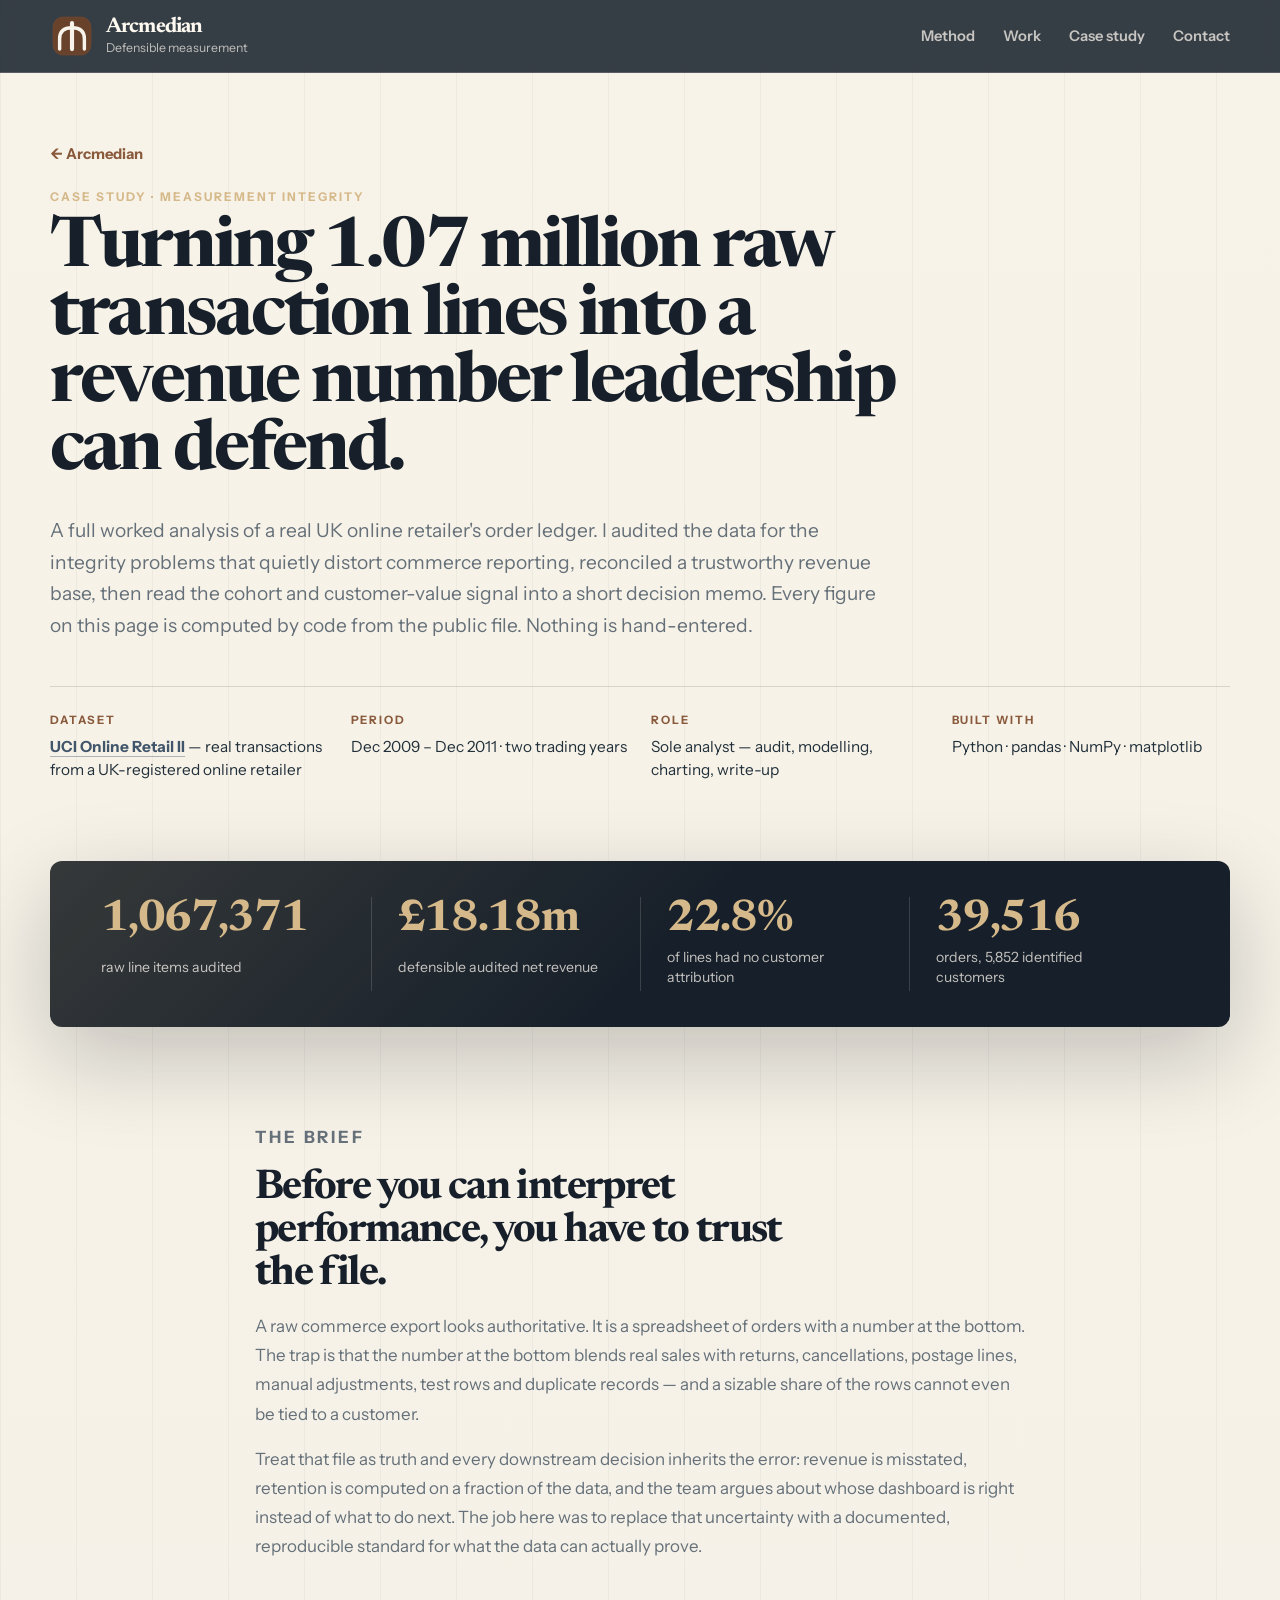
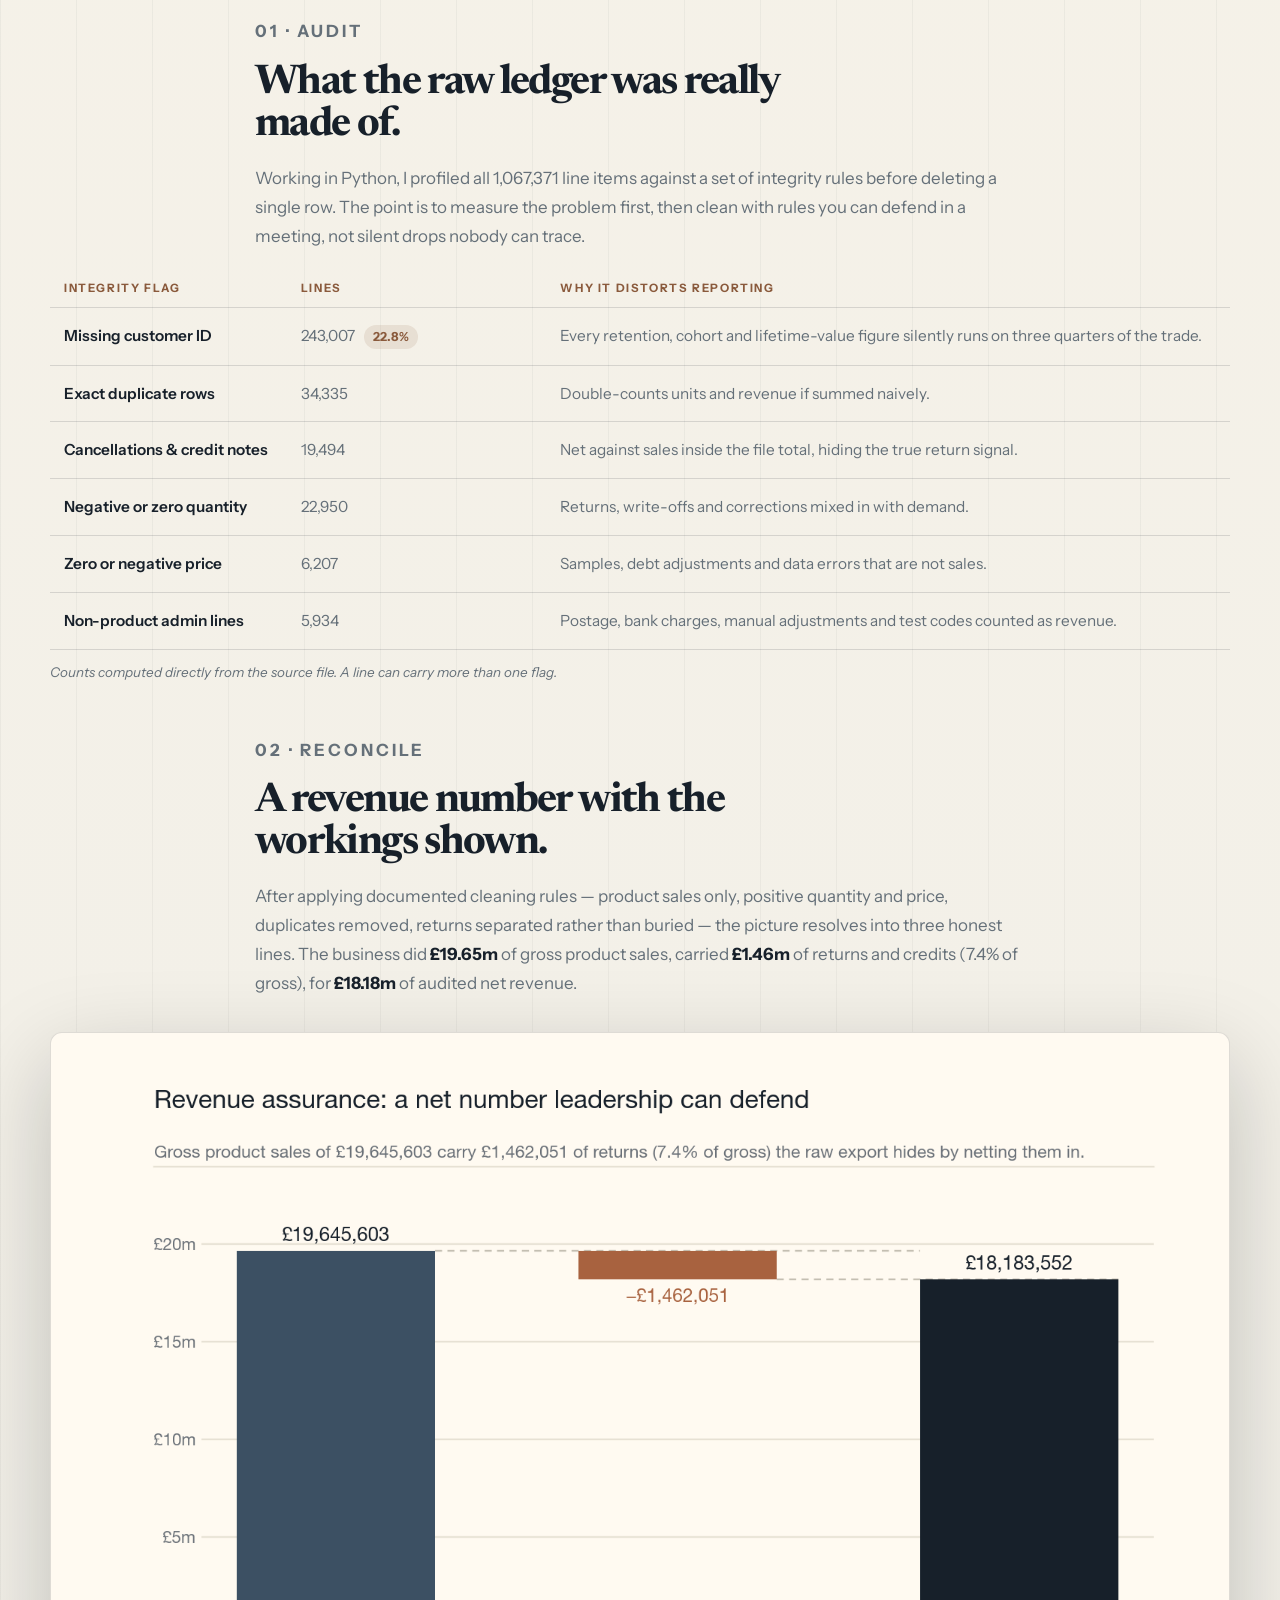
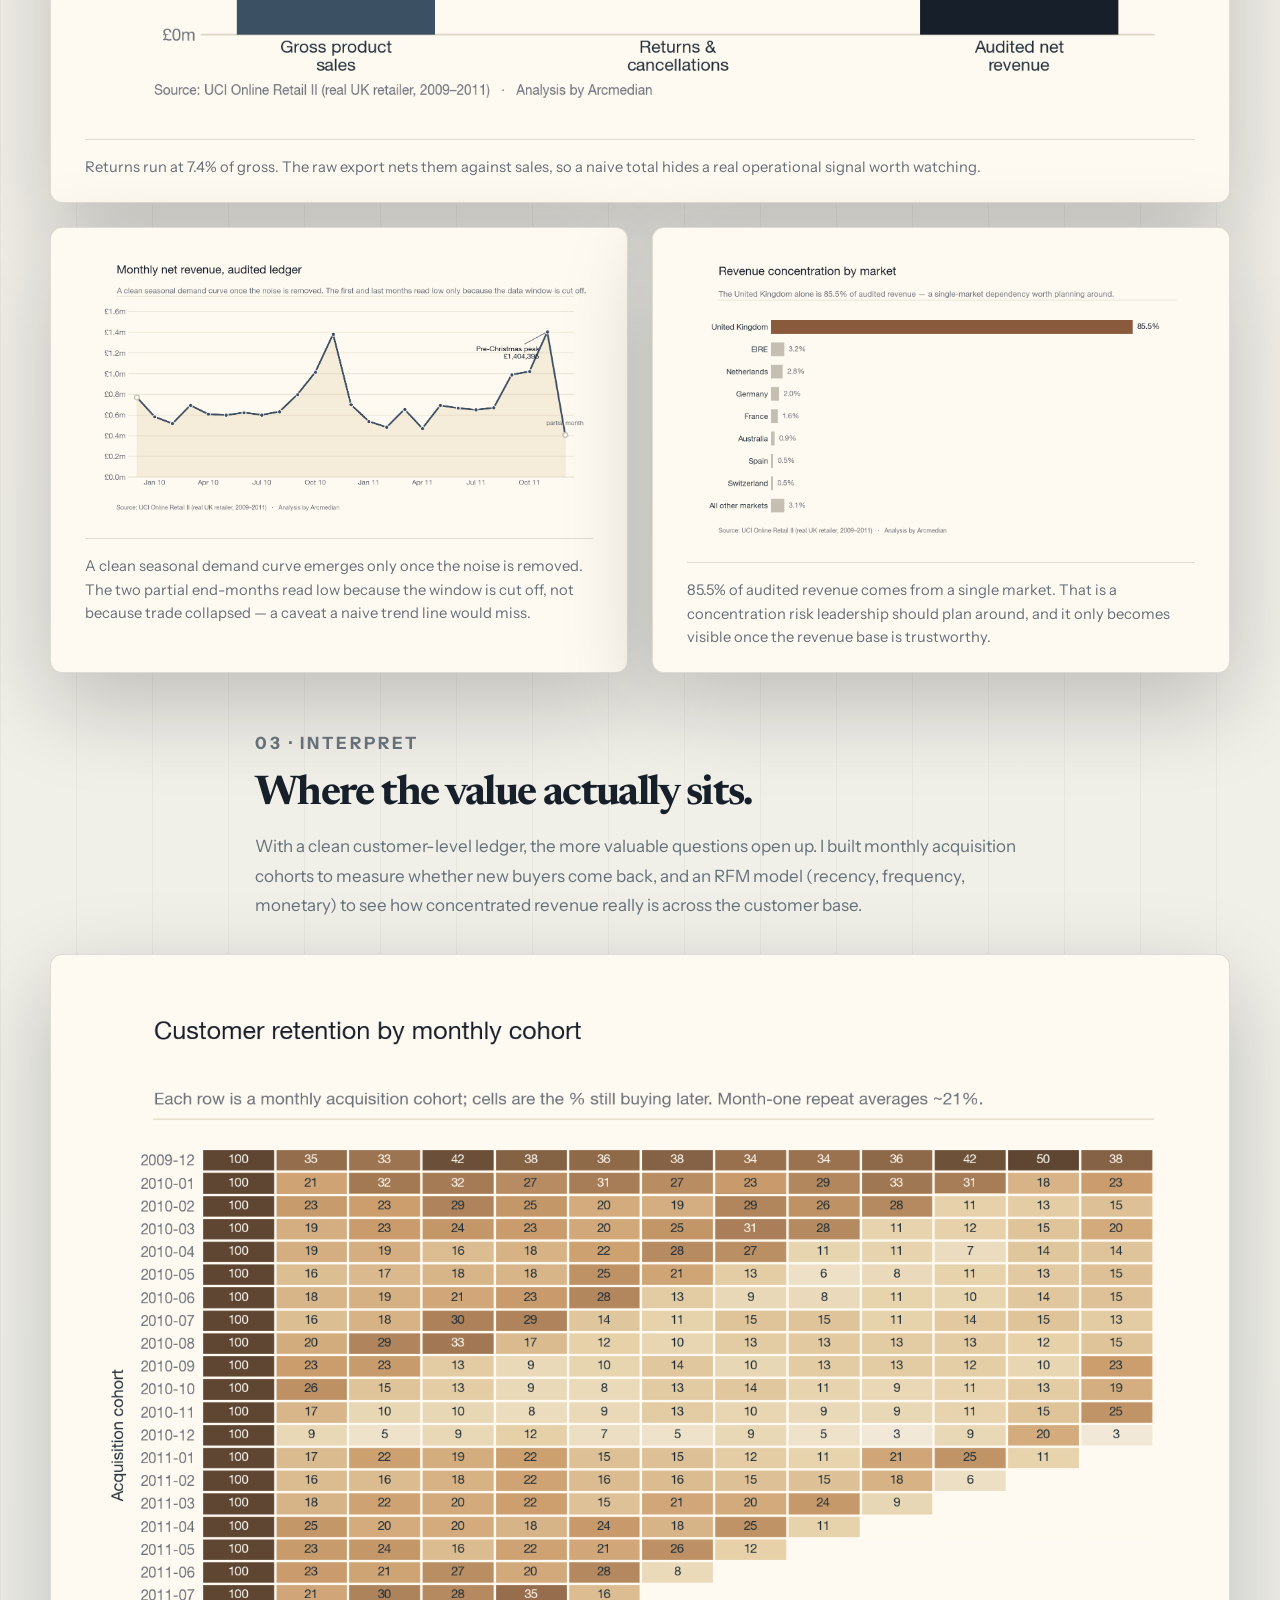
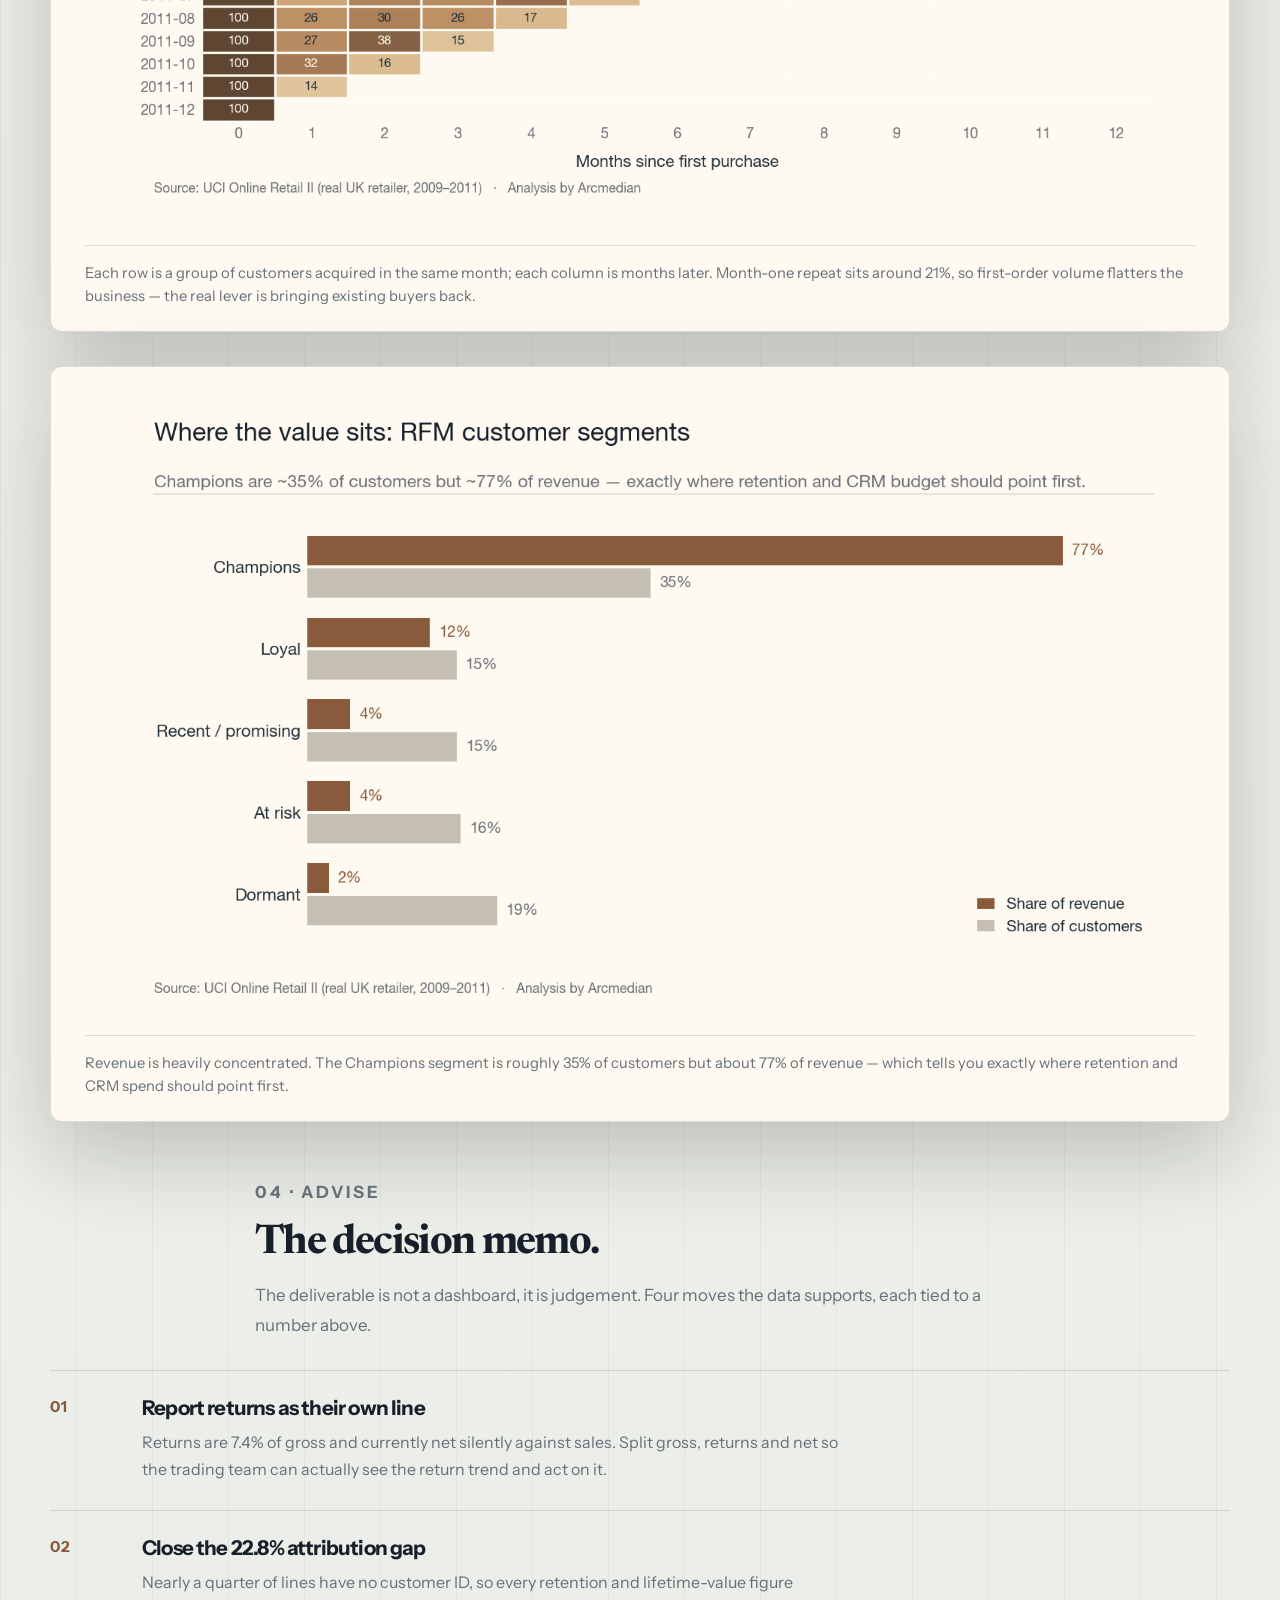
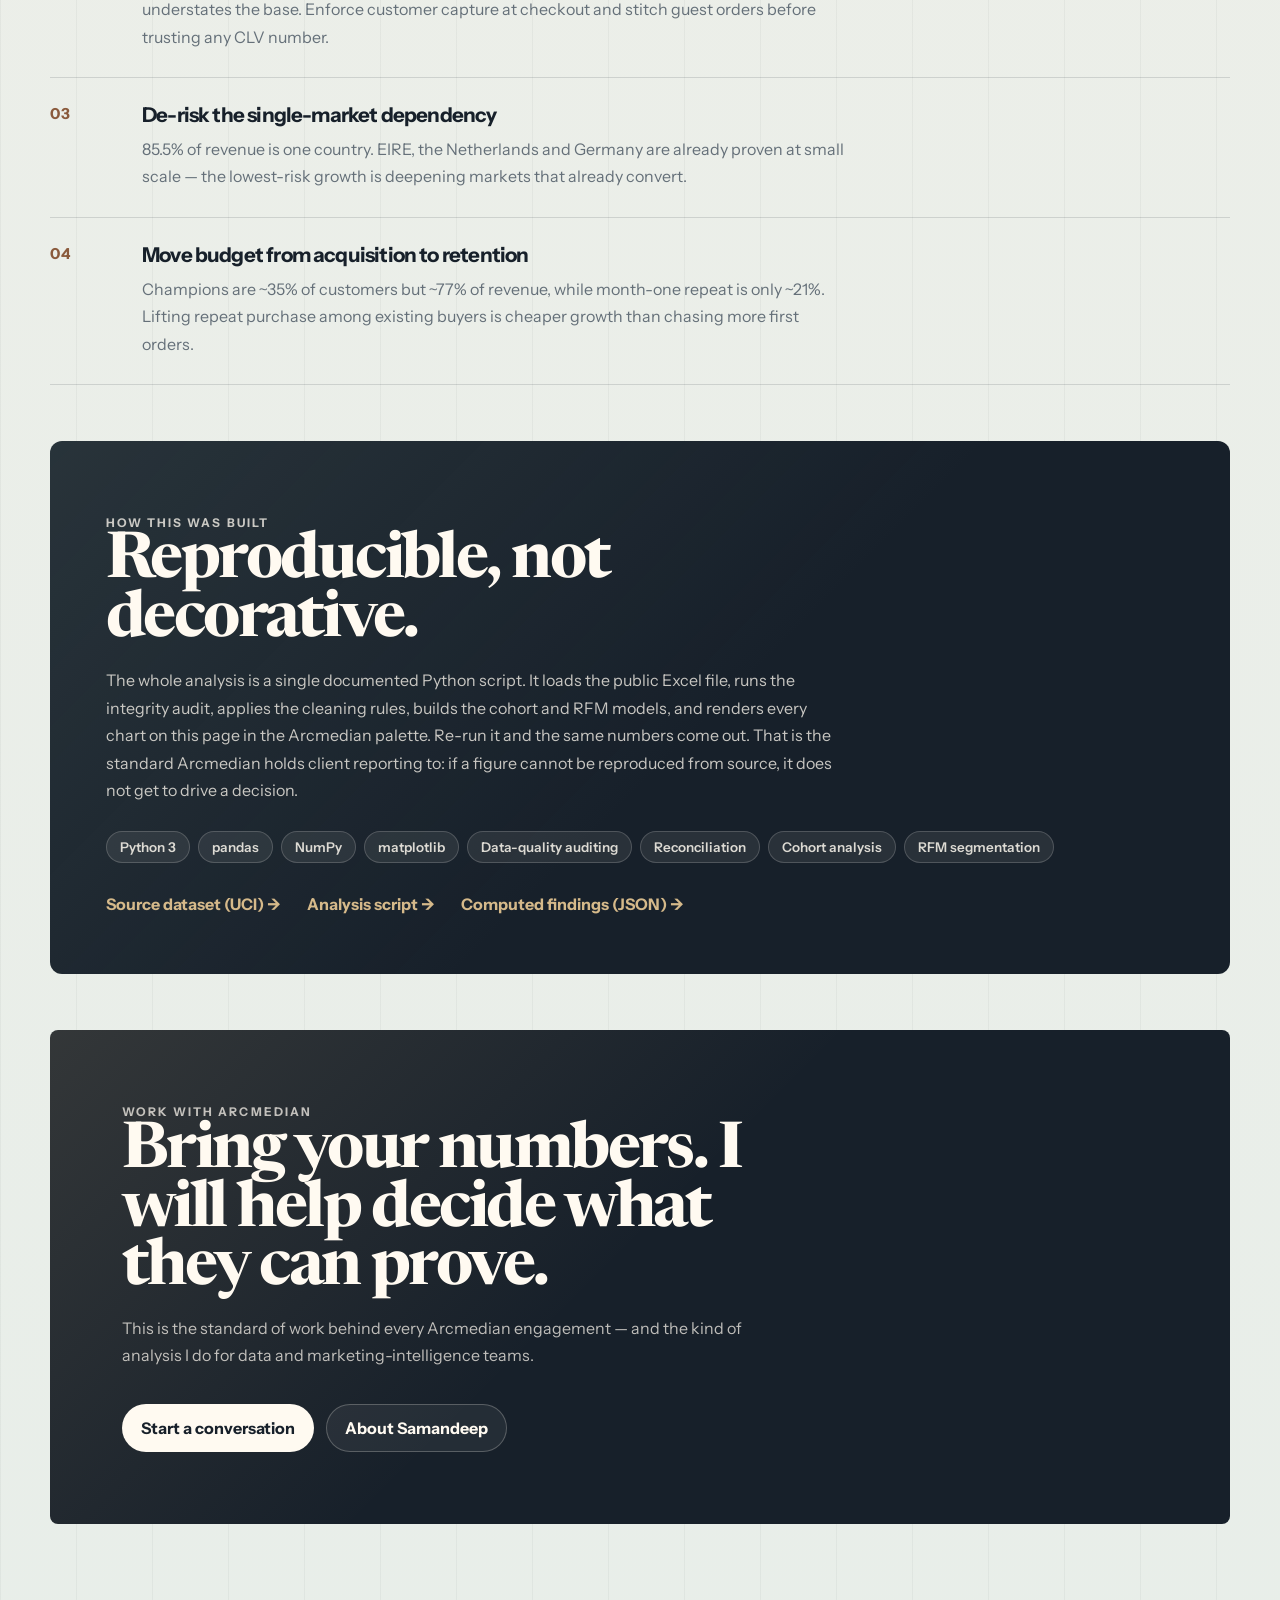
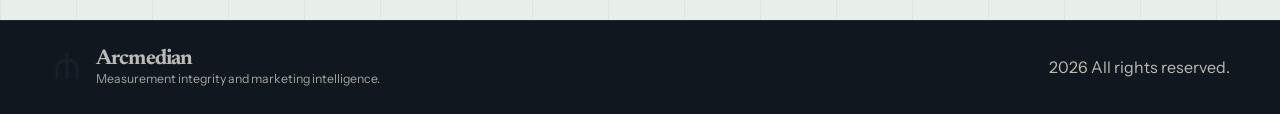
<file: case-study.html>
<!doctype html>
<html lang="en">
  <head>
    <meta charset="UTF-8" />
    <meta name="viewport" content="width=device-width, initial-scale=1.0" />
    <title>Measurement Integrity Audit | Arcmedian case study</title>
    <meta
      name="description"
      content="A worked Arcmedian analysis: auditing 1.07 million real UK retail transaction lines, reconciling a defensible revenue base, and turning cohort and RFM signals into a decision memo. Real data, real code, real numbers."
    />
    <meta name="author" content="Samandeep Kaur" />
    <meta name="theme-color" content="#17202a" />
    <meta property="og:title" content="Measurement Integrity Audit — Arcmedian case study" />
    <meta
      property="og:description"
      content="Auditing 1.07m real UK retail transaction lines into a revenue base leadership can defend. Built in Python on a public dataset."
    />
    <meta property="og:type" content="article" />
    <meta property="og:url" content="https://arcmedian.co.uk/case-study.html" />
    <meta property="og:image" content="https://arcmedian.co.uk/brand-kit/png/arcmedian-social-card-1200x630.png" />
    <link rel="canonical" href="https://arcmedian.co.uk/case-study.html" />
    <link rel="icon" type="image/svg+xml" href="assets/arcmedian-favicon.svg" />
    <link rel="preconnect" href="https://fonts.googleapis.com" />
    <link rel="preconnect" href="https://fonts.gstatic.com" crossorigin />
    <link
      href="https://fonts.googleapis.com/css2?family=Instrument+Sans:wght@400;500;600;700&family=Newsreader:opsz,wght@6..72,500;6..72,600;6..72,700&display=swap"
      rel="stylesheet"
    />
    <link rel="stylesheet" href="styles.css" />
  </head>
  <body class="doc">
    <div class="scroll-meter" aria-hidden="true"></div>

    <header class="site-header">
      <div class="shell header-inner">
        <a class="brand" href="index.html" aria-label="Arcmedian home">
          <img src="assets/arcmedian-badge.svg" alt="" width="44" height="44" />
          <span>
            <strong>Arcmedian</strong>
            <small>Defensible measurement</small>
          </span>
        </a>
        <nav class="site-nav" aria-label="Primary">
          <a href="index.html#method">Method</a>
          <a href="index.html#work">Work</a>
          <a href="case-study.html" aria-current="page">Case study</a>
          <a href="index.html#contact">Contact</a>
        </nav>
      </div>
    </header>

    <main id="top">
      <!-- INTRO -->
      <section class="cs-hero">
        <div class="shell">
          <a class="cs-back" href="index.html">← Arcmedian</a>
          <p class="eyebrow">Case study · Measurement integrity</p>
          <h1 class="cs-title">Turning 1.07 million raw transaction lines into a revenue number leadership can defend.</h1>
          <p class="cs-lede">
            A full worked analysis of a real UK online retailer's order ledger.
            I audited the data for the integrity problems that quietly distort
            commerce reporting, reconciled a trustworthy revenue base, then read
            the cohort and customer-value signal into a short decision memo.
            Every figure on this page is computed by code from the public file.
            Nothing is hand-entered.
          </p>

          <dl class="cs-meta">
            <div>
              <dt>Dataset</dt>
              <dd>
                <a href="https://archive.ics.uci.edu/dataset/502/online+retail+ii" target="_blank" rel="noreferrer">UCI Online Retail II</a>
                — real transactions from a UK-registered online retailer
              </dd>
            </div>
            <div>
              <dt>Period</dt>
              <dd>Dec 2009 – Dec 2011 · two trading years</dd>
            </div>
            <div>
              <dt>Role</dt>
              <dd>Sole analyst — audit, modelling, charting, write-up</dd>
            </div>
            <div>
              <dt>Built with</dt>
              <dd>Python · pandas · NumPy · matplotlib</dd>
            </div>
          </dl>
        </div>
      </section>

      <!-- HEADLINE RESULTS -->
      <section class="cs-band">
        <div class="shell stat-row">
          <div class="stat">
            <strong>1,067,371</strong>
            <span>raw line items audited</span>
          </div>
          <div class="stat">
            <strong>£18.18m</strong>
            <span>defensible audited net revenue</span>
          </div>
          <div class="stat">
            <strong>22.8%</strong>
            <span>of lines had no customer attribution</span>
          </div>
          <div class="stat">
            <strong>39,516</strong>
            <span>orders, 5,852 identified customers</span>
          </div>
        </div>
      </section>

      <!-- THE BRIEF -->
      <section class="cs-section">
        <div class="shell cs-prose">
          <p class="eyebrow">The brief</p>
          <h2>Before you can interpret performance, you have to trust the file.</h2>
          <p>
            A raw commerce export looks authoritative. It is a spreadsheet of
            orders with a number at the bottom. The trap is that the number at
            the bottom blends real sales with returns, cancellations, postage
            lines, manual adjustments, test rows and duplicate records — and a
            sizable share of the rows cannot even be tied to a customer.
          </p>
          <p>
            Treat that file as truth and every downstream decision inherits the
            error: revenue is misstated, retention is computed on a fraction of
            the data, and the team argues about whose dashboard is right instead
            of what to do next. The job here was to replace that uncertainty
            with a documented, reproducible standard for what the data can
            actually prove.
          </p>
        </div>
      </section>

      <!-- STEP 1: AUDIT -->
      <section class="cs-section">
        <div class="shell cs-prose">
          <p class="eyebrow">01 · Audit</p>
          <h2>What the raw ledger was really made of.</h2>
          <p>
            Working in Python, I profiled all 1,067,371 line items against a set
            of integrity rules before deleting a single row. The point is to
            measure the problem first, then clean with rules you can defend in a
            meeting, not silent drops nobody can trace.
          </p>
        </div>

        <div class="shell">
          <table class="audit-table">
            <thead>
              <tr>
                <th scope="col">Integrity flag</th>
                <th scope="col">Lines</th>
                <th scope="col">Why it distorts reporting</th>
              </tr>
            </thead>
            <tbody>
              <tr>
                <td>Missing customer ID</td>
                <td>243,007 <span class="pill">22.8%</span></td>
                <td>Every retention, cohort and lifetime-value figure silently runs on three quarters of the trade.</td>
              </tr>
              <tr>
                <td>Exact duplicate rows</td>
                <td>34,335</td>
                <td>Double-counts units and revenue if summed naively.</td>
              </tr>
              <tr>
                <td>Cancellations &amp; credit notes</td>
                <td>19,494</td>
                <td>Net against sales inside the file total, hiding the true return signal.</td>
              </tr>
              <tr>
                <td>Negative or zero quantity</td>
                <td>22,950</td>
                <td>Returns, write-offs and corrections mixed in with demand.</td>
              </tr>
              <tr>
                <td>Zero or negative price</td>
                <td>6,207</td>
                <td>Samples, debt adjustments and data errors that are not sales.</td>
              </tr>
              <tr>
                <td>Non-product admin lines</td>
                <td>5,934</td>
                <td>Postage, bank charges, manual adjustments and test codes counted as revenue.</td>
              </tr>
            </tbody>
          </table>
          <p class="source-note">Counts computed directly from the source file. A line can carry more than one flag.</p>
        </div>
      </section>

      <!-- STEP 2: RECONCILE -->
      <section class="cs-section">
        <div class="shell cs-prose">
          <p class="eyebrow">02 · Reconcile</p>
          <h2>A revenue number with the workings shown.</h2>
          <p>
            After applying documented cleaning rules — product sales only,
            positive quantity and price, duplicates removed, returns separated
            rather than buried — the picture resolves into three honest lines.
            The business did <strong>£19.65m</strong> of gross product sales,
            carried <strong>£1.46m</strong> of returns and credits
            (7.4% of gross), for <strong>£18.18m</strong> of audited net revenue.
          </p>
        </div>

        <figure class="chart-card">
          <img src="case-study/charts/01-revenue-assurance.png" width="1478" height="884" alt="Waterfall chart bridging gross product sales of £19.65m, less £1.46m of returns and cancellations, to £18.18m of audited net revenue." loading="lazy" />
          <figcaption>Returns run at 7.4% of gross. The raw export nets them against sales, so a naive total hides a real operational signal worth watching.</figcaption>
        </figure>

        <div class="shell cs-grid-2">
          <figure class="chart-card flush">
            <img src="case-study/charts/02-monthly-revenue.png" width="1513" height="799" alt="Line chart of monthly audited net revenue from Dec 2009 to Dec 2011 showing a strong pre-Christmas peak of £1.4m." loading="lazy" />
            <figcaption>A clean seasonal demand curve emerges only once the noise is removed. The two partial end-months read low because the window is cut off, not because trade collapsed — a caveat a naive trend line would miss.</figcaption>
          </figure>
          <figure class="chart-card flush">
            <img src="case-study/charts/03-market-concentration.png" width="1478" height="850" alt="Horizontal bar chart showing the United Kingdom accounts for 85.5% of audited revenue, with EIRE, Netherlands and Germany next." loading="lazy" />
            <figcaption>85.5% of audited revenue comes from a single market. That is a concentration risk leadership should plan around, and it only becomes visible once the revenue base is trustworthy.</figcaption>
          </figure>
        </div>
      </section>

      <!-- STEP 3: INTERPRET -->
      <section class="cs-section">
        <div class="shell cs-prose">
          <p class="eyebrow">03 · Interpret</p>
          <h2>Where the value actually sits.</h2>
          <p>
            With a clean customer-level ledger, the more valuable questions open
            up. I built monthly acquisition cohorts to measure whether new buyers
            come back, and an RFM model (recency, frequency, monetary) to see how
            concentrated revenue really is across the customer base.
          </p>
        </div>

        <figure class="chart-card">
          <img src="case-study/charts/04-cohort-retention.png" width="1513" height="1156" alt="Cohort retention heatmap showing the percentage of each monthly acquisition cohort still purchasing in later months, with month-one repeat rates around 20%." loading="lazy" />
          <figcaption>Each row is a group of customers acquired in the same month; each column is months later. Month-one repeat sits around 21%, so first-order volume flatters the business — the real lever is bringing existing buyers back.</figcaption>
        </figure>

        <figure class="chart-card">
          <img src="case-study/charts/05-rfm-segments.png" width="1478" height="833" alt="Bar chart comparing each RFM customer segment's share of customers against its share of revenue, showing Champions are about 35% of customers but 77% of revenue." loading="lazy" />
          <figcaption>Revenue is heavily concentrated. The Champions segment is roughly 35% of customers but about 77% of revenue — which tells you exactly where retention and CRM spend should point first.</figcaption>
        </figure>
      </section>

      <!-- STEP 4: DECISION MEMO -->
      <section class="cs-section">
        <div class="shell cs-prose">
          <p class="eyebrow">04 · Advise</p>
          <h2>The decision memo.</h2>
          <p>
            The deliverable is not a dashboard, it is judgement. Four moves the
            data supports, each tied to a number above.
          </p>
        </div>

        <div class="shell memo-list">
          <article class="memo-item">
            <span>01</span>
            <div>
              <h3>Report returns as their own line</h3>
              <p>Returns are 7.4% of gross and currently net silently against sales. Split gross, returns and net so the trading team can actually see the return trend and act on it.</p>
            </div>
          </article>
          <article class="memo-item">
            <span>02</span>
            <div>
              <h3>Close the 22.8% attribution gap</h3>
              <p>Nearly a quarter of lines have no customer ID, so every retention and lifetime-value figure understates the base. Enforce customer capture at checkout and stitch guest orders before trusting any CLV number.</p>
            </div>
          </article>
          <article class="memo-item">
            <span>03</span>
            <div>
              <h3>De-risk the single-market dependency</h3>
              <p>85.5% of revenue is one country. EIRE, the Netherlands and Germany are already proven at small scale — the lowest-risk growth is deepening markets that already convert.</p>
            </div>
          </article>
          <article class="memo-item">
            <span>04</span>
            <div>
              <h3>Move budget from acquisition to retention</h3>
              <p>Champions are ~35% of customers but ~77% of revenue, while month-one repeat is only ~21%. Lifting repeat purchase among existing buyers is cheaper growth than chasing more first orders.</p>
            </div>
          </article>
        </div>
      </section>

      <!-- REPRODUCIBILITY -->
      <section class="cs-section">
        <div class="shell repro-box">
          <p class="eyebrow">How this was built</p>
          <h2>Reproducible, not decorative.</h2>
          <p>
            The whole analysis is a single documented Python script. It loads the
            public Excel file, runs the integrity audit, applies the cleaning
            rules, builds the cohort and RFM models, and renders every chart on
            this page in the Arcmedian palette. Re-run it and the same numbers
            come out. That is the standard Arcmedian holds client reporting to:
            if a figure cannot be reproduced from source, it does not get to
            drive a decision.
          </p>
          <ul class="repro-tags">
            <li>Python 3</li>
            <li>pandas</li>
            <li>NumPy</li>
            <li>matplotlib</li>
            <li>Data-quality auditing</li>
            <li>Reconciliation</li>
            <li>Cohort analysis</li>
            <li>RFM segmentation</li>
          </ul>
          <p class="repro-links">
            <a class="text-link" href="https://archive.ics.uci.edu/dataset/502/online+retail+ii" target="_blank" rel="noreferrer">Source dataset (UCI) →</a>
            <a class="text-link" href="case-study/notebook/measurement_integrity_audit.py">Analysis script →</a>
            <a class="text-link" href="case-study/findings.json">Computed findings (JSON) →</a>
          </p>
        </div>
      </section>

      <!-- CTA -->
      <section class="cs-section cta-section">
        <div class="shell cta-box">
          <p class="eyebrow">Work with Arcmedian</p>
          <h2>Bring your numbers. I will help decide what they can prove.</h2>
          <p>
            This is the standard of work behind every Arcmedian engagement — and
            the kind of analysis I do for data and marketing-intelligence teams.
          </p>
          <div class="hero-actions">
            <a class="button button-primary" href="mailto:samansidhu703@gmail.com">Start a conversation</a>
            <a class="button button-secondary" href="index.html#founder">About Samandeep</a>
          </div>
        </div>
      </section>
    </main>

    <footer class="site-footer">
      <div class="shell footer-inner">
        <div class="footer-brand">
          <img src="assets/arcmedian-mark.svg" alt="" width="34" height="34" />
          <span>
            <strong>Arcmedian</strong>
            <small>Measurement integrity and marketing intelligence.</small>
          </span>
        </div>
        <p><span id="year"></span> All rights reserved.</p>
      </div>
    </footer>

    <script src="script.js"></script>
  </body>
</html>
</file>
<file: styles.css>
:root {
  --ink: #17202a;
  --ink-soft: #21303a;
  --paper: #f6f1e7;
  --paper-bright: #fffaf1;
  --mist: #dfe6df;
  --sage: #6d8079;
  --copper: #8a5a3c;
  --brass: #d5b98a;
  --blue: #41566b;
  --muted: #657079;
  --line: rgba(23, 32, 42, 0.14);
  --line-dark: rgba(246, 241, 231, 0.18);
  --shadow: 0 30px 90px rgba(10, 15, 19, 0.22);
  --max-width: 1180px;
}

*,
*::before,
*::after {
  box-sizing: border-box;
}

html {
  scroll-behavior: smooth;
}

body {
  margin: 0;
  color: var(--ink);
  font-family: "Instrument Sans", sans-serif;
  background:
    linear-gradient(90deg, rgba(23, 32, 42, 0.045) 1px, transparent 1px),
    linear-gradient(180deg, #f8f3e8 0%, #f1efe8 45%, #e8eee9 100%);
  background-size: 76px 76px, auto;
}

body::selection {
  background: var(--brass);
  color: var(--ink);
}

a {
  color: inherit;
  text-decoration: none;
}

img {
  display: block;
  max-width: 100%;
}

.shell {
  width: min(100% - 40px, var(--max-width));
  margin: 0 auto;
}

.scroll-meter {
  position: fixed;
  inset: 0 auto auto 0;
  z-index: 60;
  width: var(--scroll, 0%);
  height: 3px;
  background: linear-gradient(90deg, var(--brass), var(--sage), var(--blue));
  pointer-events: none;
}

.site-header {
  position: sticky;
  top: 0;
  z-index: 40;
  color: var(--paper-bright);
  background: rgba(23, 32, 42, 0.86);
  border-bottom: 1px solid var(--line-dark);
  backdrop-filter: blur(18px);
}

.header-inner {
  display: flex;
  align-items: center;
  justify-content: space-between;
  gap: 24px;
  min-height: 72px;
}

.brand,
.footer-brand {
  display: inline-flex;
  align-items: center;
  gap: 12px;
}

.brand img {
  width: 44px;
  height: 44px;
}

.brand span,
.footer-brand span {
  display: grid;
  gap: 2px;
}

.brand strong,
.footer-brand strong {
  font-family: "Newsreader", serif;
  font-size: 1.34rem;
  font-weight: 700;
  letter-spacing: -0.04em;
  line-height: 0.95;
}

.brand small,
.footer-brand small {
  color: rgba(255, 250, 241, 0.68);
  font-size: 0.77rem;
}

.site-nav {
  display: inline-flex;
  align-items: center;
  gap: 28px;
  color: rgba(255, 250, 241, 0.72);
  font-size: 0.92rem;
  font-weight: 600;
}

.site-nav a {
  transition: color 180ms ease;
}

.site-nav a:hover {
  color: var(--paper-bright);
}

.hero {
  position: relative;
  overflow: clip;
  min-height: calc(100svh - 72px);
  color: var(--paper-bright);
  background:
    radial-gradient(circle at 76% 16%, rgba(213, 185, 138, 0.2), transparent 28%),
    radial-gradient(circle at 5% 100%, rgba(109, 128, 121, 0.2), transparent 30%),
    linear-gradient(135deg, #10171e 0%, var(--ink) 52%, #24373d 100%);
}

.hero::after {
  content: "";
  position: absolute;
  inset: 0;
  background:
    linear-gradient(90deg, rgba(255, 250, 241, 0.055) 1px, transparent 1px),
    linear-gradient(180deg, rgba(255, 250, 241, 0.045) 1px, transparent 1px);
  background-size: 78px 78px;
  mask-image: linear-gradient(180deg, rgba(0, 0, 0, 0.78), transparent 88%);
  pointer-events: none;
}

.hero-backdrop {
  position: absolute;
  inset: 0;
  pointer-events: none;
}

.hero-backdrop span {
  position: absolute;
  border: 1px solid rgba(255, 250, 241, 0.14);
  border-radius: 50%;
  transform: rotate(-16deg);
}

.hero-backdrop span:nth-child(1) {
  width: 52vw;
  height: 52vw;
  right: -18vw;
  top: -13vw;
}

.hero-backdrop span:nth-child(2) {
  width: 34vw;
  height: 34vw;
  right: 12vw;
  bottom: -18vw;
}

.hero-backdrop span:nth-child(3) {
  width: 22vw;
  height: 22vw;
  left: -8vw;
  bottom: 4vw;
}

.hero-layout {
  position: relative;
  z-index: 2;
  display: grid;
  grid-template-columns: minmax(0, 1.08fr) minmax(380px, 0.82fr);
  gap: clamp(44px, 6vw, 96px);
  align-items: center;
  min-height: calc(100svh - 72px);
  padding: 56px 0 64px;
}

.hero-copy {
  max-width: 720px;
  animation: hero-rise 760ms ease both;
}

.eyebrow,
.matrix-label,
.panel-head span,
.work-item span,
.method-item span,
.weekline span {
  margin: 0;
  color: var(--brass);
  font-size: 0.75rem;
  font-weight: 800;
  letter-spacing: 0.17em;
  text-transform: uppercase;
}

h1,
h2,
h3 {
  margin: 0;
  letter-spacing: -0.04em;
}

h1,
h2 {
  font-family: "Newsreader", serif;
  font-weight: 700;
}

h1 {
  margin-top: 10px;
  font-size: clamp(4.8rem, 8.7vw, 8rem);
  line-height: 0.82;
}

h2 {
  max-width: 12ch;
  font-size: clamp(2.6rem, 5vw, 5rem);
  line-height: 0.92;
}

h3 {
  font-size: 1.24rem;
  line-height: 1.1;
}

.hero-lede {
  max-width: 55ch;
  margin: 34px 0 0;
  color: rgba(255, 250, 241, 0.82);
  font-size: clamp(1.18rem, 1.7vw, 1.42rem);
  line-height: 1.55;
}

.hero-actions {
  display: flex;
  flex-wrap: wrap;
  gap: 12px;
  margin-top: 34px;
}

.button {
  display: inline-flex;
  align-items: center;
  justify-content: center;
  min-height: 48px;
  padding: 0 18px;
  border: 1px solid transparent;
  border-radius: 999px;
  font-weight: 700;
  transition:
    transform 180ms ease,
    background-color 180ms ease,
    color 180ms ease,
    border-color 180ms ease;
}

.button:hover {
  transform: translateY(-2px);
}

.button-primary {
  background: var(--paper-bright);
  color: var(--ink);
}

.button-primary:hover {
  background: var(--brass);
}

.button-secondary {
  border-color: rgba(255, 250, 241, 0.24);
  color: var(--paper-bright);
  background: rgba(255, 255, 255, 0.06);
}

.button-secondary:hover {
  border-color: rgba(255, 250, 241, 0.46);
  background: rgba(255, 255, 255, 0.1);
}

.intelligence-board {
  justify-self: end;
  width: min(100%, 530px);
  padding: 22px;
  color: var(--paper-bright);
  border: 1px solid rgba(255, 250, 241, 0.16);
  border-radius: 8px;
  background:
    linear-gradient(180deg, rgba(255, 250, 241, 0.1), rgba(255, 250, 241, 0.045)),
    rgba(11, 17, 22, 0.42);
  box-shadow: var(--shadow);
  animation: hero-rise 760ms ease 120ms both;
}

.board-topline {
  display: flex;
  justify-content: space-between;
  gap: 18px;
  padding-bottom: 16px;
  border-bottom: 1px solid var(--line-dark);
}

.board-topline span {
  color: rgba(255, 250, 241, 0.62);
}

.board-topline strong {
  max-width: 22ch;
  text-align: right;
}

.board-matrix {
  display: grid;
  grid-template-columns: 1fr 1.04fr 1fr;
  gap: 12px;
  margin-top: 16px;
}

.matrix-column {
  display: grid;
  gap: 9px;
  padding: 14px;
  border: 1px solid rgba(255, 250, 241, 0.12);
  background: rgba(255, 250, 241, 0.045);
}

.matrix-focus {
  background: rgba(213, 185, 138, 0.12);
  border-color: rgba(213, 185, 138, 0.38);
}

.matrix-column p {
  margin: 0;
  padding-top: 10px;
  border-top: 1px solid rgba(255, 250, 241, 0.12);
  color: rgba(255, 250, 241, 0.84);
  font-size: 0.92rem;
  line-height: 1.35;
}

.signal-readout {
  display: grid;
  grid-template-columns: minmax(0, 1fr) 180px;
  gap: 22px;
  align-items: end;
  margin-top: 18px;
  padding-top: 18px;
  border-top: 1px solid var(--line-dark);
}

.signal-readout span {
  color: rgba(255, 250, 241, 0.62);
  font-size: 0.86rem;
}

.signal-readout strong {
  display: block;
  margin-top: 6px;
  font-family: "Newsreader", serif;
  font-size: 1.42rem;
  letter-spacing: -0.03em;
}

.readout-bars {
  display: grid;
  grid-template-columns: repeat(4, 1fr);
  gap: 8px;
  align-items: end;
  height: 110px;
}

.readout-bars i {
  display: block;
  height: var(--level);
  min-height: 18px;
  background: linear-gradient(180deg, var(--brass), var(--sage));
}

.cred-strip {
  background: var(--paper-bright);
  border-bottom: 1px solid var(--line);
}

.cred-grid {
  display: grid;
  grid-template-columns: repeat(3, 1fr);
  gap: 22px;
  padding: 20px 0;
}

.cred-grid p {
  margin: 0;
  color: var(--muted);
  line-height: 1.45;
}

.cred-grid strong {
  display: block;
  color: var(--ink);
}

.section {
  padding: 116px 0 0;
}

.opening-section {
  padding-top: 90px;
}

.statement {
  display: grid;
  grid-template-columns: 220px minmax(0, 1fr);
  gap: 42px;
  align-items: start;
  border-top: 1px solid var(--line);
  padding-top: 28px;
}

.statement h2 {
  max-width: 15ch;
}

.statement p:last-child {
  grid-column: 2;
  max-width: 62ch;
  margin: -4px 0 0;
  color: var(--muted);
  font-size: 1.14rem;
  line-height: 1.7;
}

.split-layout,
.proof-layout,
.rhythm-layout,
.founder-layout {
  display: grid;
  grid-template-columns: minmax(0, 0.84fr) minmax(0, 1.16fr);
  gap: clamp(34px, 6vw, 90px);
  align-items: start;
}

.section-heading {
  display: grid;
  gap: 14px;
  align-content: start;
}

.section-heading.centered {
  justify-items: center;
  text-align: center;
}

.section-heading.centered h2 {
  max-width: 14ch;
}

.method-list {
  border-top: 1px solid var(--line);
}

.method-item {
  display: grid;
  grid-template-columns: 70px minmax(0, 1fr);
  gap: 22px;
  padding: 25px 0;
  border-bottom: 1px solid var(--line);
}

.method-item span {
  color: var(--copper);
}

.method-item p,
.proof-copy p,
.work-item p,
.founder-copy p,
.cta-box p {
  color: var(--muted);
  line-height: 1.7;
}

.method-item p,
.work-item p,
.founder-copy p {
  margin: 10px 0 0;
}

.proof-section {
  color: var(--paper-bright);
  padding: 112px 0;
  margin-top: 112px;
  background:
    linear-gradient(90deg, rgba(255, 250, 241, 0.05) 1px, transparent 1px),
    linear-gradient(180deg, #22313b, var(--ink));
  background-size: 76px 76px, auto;
}

.proof-layout {
  align-items: center;
}

.proof-panel {
  padding: 22px;
  border: 1px solid var(--line-dark);
  border-radius: 8px;
  background: rgba(255, 250, 241, 0.065);
}

.panel-head {
  display: grid;
  gap: 8px;
  padding-bottom: 18px;
  border-bottom: 1px solid var(--line-dark);
}

.panel-head strong {
  font-family: "Newsreader", serif;
  font-size: 1.5rem;
  letter-spacing: -0.03em;
}

.bar-stack {
  display: grid;
  gap: 16px;
  margin-top: 20px;
}

.bar-row {
  display: grid;
  grid-template-columns: 86px minmax(0, 1fr) 150px;
  gap: 14px;
  align-items: center;
}

.bar-row span,
.bar-row strong {
  font-size: 0.92rem;
}

.bar-row i {
  display: block;
  width: var(--bar-size);
  height: 24px;
  background: linear-gradient(90deg, var(--sage), var(--brass));
  transition: width 900ms cubic-bezier(0.2, 0.7, 0.2, 1);
}

.proof-panel.in-view .bar-row i {
  width: var(--bar-size);
}

.proof-panel > p {
  margin: 22px 0 0;
  color: rgba(255, 250, 241, 0.72);
  line-height: 1.65;
}

.proof-copy h2 {
  color: var(--paper-bright);
}

.proof-copy p {
  max-width: 48ch;
  color: rgba(255, 250, 241, 0.72);
}

.work-grid {
  display: grid;
  grid-template-columns: repeat(3, 1fr);
  gap: 0;
  margin-top: 44px;
  border-top: 1px solid var(--line);
  border-bottom: 1px solid var(--line);
}

.work-item {
  display: grid;
  align-content: start;
  gap: 12px;
  min-height: 300px;
  padding: 26px;
  border-left: 1px solid var(--line);
  transition:
    background-color 180ms ease,
    transform 180ms ease;
}

.work-item:first-child {
  border-left: 0;
}

.work-item:hover {
  transform: translateY(-4px);
  background: rgba(255, 250, 241, 0.62);
}

.work-item span {
  color: var(--copper);
}

.rhythm-section {
  padding-bottom: 16px;
}

.weekline {
  display: grid;
  grid-template-columns: repeat(4, 1fr);
  border-top: 1px solid var(--line);
  border-bottom: 1px solid var(--line);
}

.weekline div {
  min-height: 220px;
  padding: 22px;
  border-left: 1px solid var(--line);
}

.weekline div:first-child {
  border-left: 0;
}

.weekline span {
  color: var(--blue);
}

.weekline p {
  margin: 42px 0 0;
  color: var(--ink);
  font-family: "Newsreader", serif;
  font-size: 1.34rem;
  line-height: 1.15;
  letter-spacing: -0.03em;
}

.founder-section {
  padding-top: 100px;
}

.founder-layout {
  align-items: center;
  padding: 42px 0;
  border-top: 1px solid var(--line);
  border-bottom: 1px solid var(--line);
}

.founder-mark {
  display: grid;
  place-items: center;
  min-height: 260px;
  background:
    linear-gradient(135deg, rgba(109, 128, 121, 0.24), transparent),
    var(--paper-bright);
}

.founder-mark img {
  width: min(42vw, 180px);
  height: auto;
}

.founder-copy h2 {
  max-width: 12ch;
}

.text-link {
  display: inline-flex;
  margin-top: 18px;
  color: var(--copper);
  font-weight: 800;
}

.text-link:hover {
  color: var(--blue);
}

.cta-section {
  padding-bottom: 96px;
}

.cta-box {
  color: var(--paper-bright);
  padding: clamp(34px, 6vw, 72px);
  border-radius: 8px;
  background:
    linear-gradient(135deg, rgba(213, 185, 138, 0.15), transparent 48%),
    var(--ink);
}

.cta-box h2 {
  max-width: 16ch;
}

.cta-box p {
  max-width: 58ch;
  color: rgba(255, 250, 241, 0.72);
}

.site-footer {
  color: rgba(255, 250, 241, 0.72);
  background: #10171e;
  border-top: 1px solid rgba(255, 250, 241, 0.08);
}

.footer-inner {
  display: flex;
  align-items: center;
  justify-content: space-between;
  gap: 20px;
  padding: 28px 0;
}

.footer-inner p {
  margin: 0;
}

.footer-brand small {
  color: rgba(255, 250, 241, 0.62);
}

.reveal {
  opacity: 1;
  transform: none;
  transition:
    opacity 720ms ease,
    transform 720ms ease;
}

.reveal.visible {
  opacity: 1;
  transform: translateY(0);
}

.reveal-delay-1 {
  transition-delay: 120ms;
}

.reveal-delay-2 {
  transition-delay: 220ms;
}

@keyframes hero-rise {
  from {
    opacity: 0;
    transform: translateY(18px);
  }

  to {
    opacity: 1;
    transform: translateY(0);
  }
}

/* ==========================================================================
   Homepage: real worked-example (proof) section
   ========================================================================== */
.proof-figure {
  margin: 0;
  display: grid;
  gap: 14px;
}

.proof-figure a {
  display: block;
  padding: 20px;
  border-radius: 10px;
  background: var(--paper-bright);
  border: 1px solid var(--line);
  box-shadow: var(--shadow);
  transition:
    transform 200ms ease,
    box-shadow 200ms ease;
}

.proof-figure a:hover {
  transform: translateY(-4px);
  box-shadow: 0 38px 110px rgba(10, 15, 19, 0.34);
}

.proof-figure img {
  width: 100%;
  height: auto;
}

.proof-figure figcaption {
  color: rgba(255, 250, 241, 0.6);
  font-size: 0.86rem;
  line-height: 1.5;
}

.proof-stats {
  display: flex;
  flex-wrap: wrap;
  gap: 30px;
  margin: 26px 0;
  padding: 0;
  list-style: none;
}

.proof-stats li {
  display: grid;
  gap: 3px;
}

.proof-stats strong {
  font-family: "Newsreader", serif;
  font-size: 2.1rem;
  letter-spacing: -0.03em;
  line-height: 1;
  color: var(--brass);
}

.proof-stats span {
  color: rgba(255, 250, 241, 0.66);
  font-size: 0.84rem;
}

/* ==========================================================================
   Homepage: capability card + founder employability block
   ========================================================================== */
.capability-card {
  align-self: stretch;
  padding: 28px;
  border: 1px solid var(--line);
  border-radius: 10px;
  background:
    linear-gradient(135deg, rgba(109, 128, 121, 0.16), transparent 60%),
    var(--paper-bright);
}

.capability-tags {
  display: flex;
  flex-wrap: wrap;
  gap: 8px;
  margin: 16px 0 22px;
  padding: 0;
  list-style: none;
}

.capability-tags li,
.repro-tags li {
  padding: 7px 13px;
  border: 1px solid var(--line);
  border-radius: 999px;
  background: rgba(255, 250, 241, 0.6);
  color: var(--ink-soft);
  font-size: 0.84rem;
  font-weight: 600;
}

.capability-note {
  margin: 0;
  padding-top: 18px;
  border-top: 1px solid var(--line);
  color: var(--muted);
  font-size: 0.92rem;
  line-height: 1.5;
}

.capability-note strong {
  color: var(--ink);
}

.founder-actions {
  display: flex;
  flex-wrap: wrap;
  gap: 12px;
  margin-top: 26px;
}

.founder-actions .button-primary {
  background: var(--ink);
  color: var(--paper-bright);
}

.founder-actions .button-primary:hover {
  background: var(--copper);
}

.founder-actions .button-secondary {
  border-color: var(--line);
  color: var(--ink);
  background: transparent;
}

.founder-actions .button-secondary:hover {
  border-color: var(--copper);
  color: var(--copper);
  background: rgba(138, 90, 60, 0.06);
}

/* ==========================================================================
   Case study page
   ========================================================================== */
.cs-hero {
  padding: 70px 0 40px;
}

.cs-back {
  display: inline-flex;
  margin-bottom: 26px;
  color: var(--copper);
  font-weight: 700;
  font-size: 0.92rem;
}

.cs-back:hover {
  color: var(--blue);
}

.cs-title {
  max-width: 20ch;
  margin-top: 12px;
  font-family: "Newsreader", serif;
  font-weight: 700;
  font-size: clamp(2.6rem, 5.4vw, 4.6rem);
  line-height: 0.98;
  letter-spacing: -0.04em;
}

.cs-lede {
  max-width: 64ch;
  margin: 28px 0 0;
  color: var(--muted);
  font-size: clamp(1.1rem, 1.5vw, 1.3rem);
  line-height: 1.65;
}

.cs-meta {
  display: grid;
  grid-template-columns: repeat(4, 1fr);
  gap: 22px;
  margin: 44px 0 0;
  padding-top: 26px;
  border-top: 1px solid var(--line);
}

.cs-meta dt {
  color: var(--copper);
  font-size: 0.72rem;
  font-weight: 800;
  letter-spacing: 0.16em;
  text-transform: uppercase;
}

.cs-meta dd {
  margin: 8px 0 0;
  color: var(--ink-soft);
  font-size: 0.96rem;
  line-height: 1.5;
}

.cs-meta a {
  color: var(--blue);
  font-weight: 700;
  border-bottom: 1px solid rgba(65, 86, 107, 0.4);
}

.cs-band {
  margin: 40px 0;
  padding: 0;
}

.stat-row {
  display: grid;
  grid-template-columns: repeat(4, 1fr);
  gap: 0;
  padding: 36px clamp(24px, 4vw, 52px);
  border-radius: 12px;
  color: var(--paper-bright);
  background:
    linear-gradient(135deg, rgba(213, 185, 138, 0.16), transparent 52%),
    var(--ink);
  box-shadow: var(--shadow);
}

.stat {
  display: grid;
  gap: 8px;
  padding: 4px 26px;
  border-left: 1px solid rgba(246, 241, 231, 0.16);
}

.stat:first-child {
  border-left: 0;
  padding-left: 0;
}

.stat strong {
  font-family: "Newsreader", serif;
  font-size: clamp(2.1rem, 3.4vw, 3rem);
  line-height: 0.9;
  letter-spacing: -0.03em;
  color: var(--brass);
}

.stat span {
  color: rgba(255, 250, 241, 0.74);
  font-size: 0.88rem;
  line-height: 1.4;
}

.cs-section {
  padding: 56px 0 0;
}

.cs-prose {
  max-width: 70ch;
  display: grid;
  gap: 16px;
}

.cs-prose h2 {
  max-width: 22ch;
  font-size: clamp(1.9rem, 3.2vw, 2.8rem);
  line-height: 1.04;
}

.cs-prose p {
  margin: 0;
  color: var(--muted);
  font-size: 1.06rem;
  line-height: 1.72;
}

.cs-prose strong {
  color: var(--ink);
}

/* audit table */
.audit-table {
  width: 100%;
  margin-top: 30px;
  border-collapse: collapse;
  font-size: 0.96rem;
}

.audit-table th {
  padding: 0 14px 12px;
  text-align: left;
  color: var(--copper);
  font-size: 0.72rem;
  font-weight: 800;
  letter-spacing: 0.14em;
  text-transform: uppercase;
  border-bottom: 1px solid var(--line);
}

.audit-table th:nth-child(2),
.audit-table td:nth-child(2) {
  width: 22%;
  white-space: nowrap;
}

.audit-table td {
  padding: 16px 14px;
  vertical-align: top;
  border-bottom: 1px solid var(--line);
  color: var(--muted);
  line-height: 1.55;
}

.audit-table td:first-child {
  color: var(--ink);
  font-weight: 600;
}

.audit-table tbody tr:hover {
  background: rgba(255, 250, 241, 0.5);
}

.pill {
  display: inline-block;
  margin-left: 6px;
  padding: 2px 9px;
  border-radius: 999px;
  background: rgba(138, 90, 60, 0.12);
  color: var(--copper);
  font-size: 0.78rem;
  font-weight: 700;
}

.source-note {
  margin: 14px 0 0;
  color: var(--muted);
  font-size: 0.84rem;
  font-style: italic;
}

/* chart cards */
.chart-card {
  margin: 34px auto 0;
  width: min(100% - 40px, var(--max-width));
  padding: 24px clamp(18px, 3vw, 34px) 22px;
  border: 1px solid var(--line);
  border-radius: 12px;
  background: var(--paper-bright);
  box-shadow: var(--shadow);
}

.chart-card.flush {
  margin: 0;
  width: 100%;
}

.chart-card img {
  width: 100%;
  height: auto;
}

.chart-card figcaption {
  margin-top: 18px;
  padding-top: 16px;
  border-top: 1px solid var(--line);
  color: var(--muted);
  font-size: 0.92rem;
  line-height: 1.6;
}

.cs-grid-2 {
  display: grid;
  grid-template-columns: 1fr 1fr;
  gap: 24px;
  margin-top: 24px;
}

/* decision memo */
.memo-list {
  margin-top: 30px;
  border-top: 1px solid var(--line);
}

.memo-item {
  display: grid;
  grid-template-columns: 70px minmax(0, 1fr);
  gap: 22px;
  padding: 26px 0;
  border-bottom: 1px solid var(--line);
}

.memo-item span {
  color: var(--copper);
  font-size: 0.95rem;
  font-weight: 800;
  letter-spacing: 0.04em;
}

.memo-item h3 {
  font-size: 1.28rem;
}

.memo-item p {
  margin: 10px 0 0;
  max-width: 64ch;
  color: var(--muted);
  line-height: 1.7;
}

/* reproducibility */
.repro-box {
  padding: clamp(30px, 5vw, 56px);
  border-radius: 12px;
  color: var(--paper-bright);
  background:
    linear-gradient(135deg, rgba(109, 128, 121, 0.2), transparent 55%),
    var(--ink);
}

.repro-box h2 {
  color: var(--paper-bright);
  max-width: 18ch;
}

.repro-box p {
  max-width: 66ch;
  margin: 16px 0 0;
  color: rgba(255, 250, 241, 0.76);
  line-height: 1.72;
}

.repro-tags {
  display: flex;
  flex-wrap: wrap;
  gap: 8px;
  margin: 26px 0 0;
  padding: 0;
  list-style: none;
}

.repro-box .repro-tags li {
  background: rgba(255, 250, 241, 0.08);
  border-color: rgba(255, 250, 241, 0.18);
  color: rgba(255, 250, 241, 0.84);
}

.repro-links {
  display: flex;
  flex-wrap: wrap;
  gap: 26px;
  margin-top: 28px !important;
}

.repro-links .text-link {
  margin: 0;
  color: var(--brass);
}

.repro-links .text-link:hover {
  color: var(--paper-bright);
}

.cs-section.cta-section {
  padding-bottom: 96px;
}

@media (max-width: 1080px) {
  .cs-meta,
  .stat-row {
    grid-template-columns: repeat(2, 1fr);
    gap: 24px;
  }

  .stat-row {
    gap: 28px 0;
  }

  .stat:nth-child(odd) {
    border-left: 0;
    padding-left: 0;
  }

  .cs-grid-2 {
    grid-template-columns: 1fr;
  }
}

@media (max-width: 1080px) {
  .hero-layout,
  .split-layout,
  .proof-layout,
  .rhythm-layout,
  .founder-layout,
  .statement {
    grid-template-columns: 1fr;
  }

  .hero-layout {
    min-height: auto;
  }

  .statement p:last-child {
    grid-column: auto;
    margin-top: 0;
  }

  .work-grid,
  .cred-grid,
  .weekline {
    grid-template-columns: 1fr;
  }

  .work-item,
  .weekline div {
    min-height: auto;
    border-left: 0;
    border-top: 1px solid var(--line);
  }

  .work-item:first-child,
  .weekline div:first-child {
    border-top: 0;
  }
}

@media (max-width: 760px) {
  .shell {
    width: min(100% - 28px, var(--max-width));
  }

  .site-header {
    position: static;
  }

  .site-nav {
    display: none;
  }

  .brand small {
    max-width: 18ch;
  }

  .hero {
    min-height: auto;
  }

  .hero-layout {
    grid-template-columns: 1fr;
    padding: 42px 0 52px;
  }

  h1 {
    font-size: clamp(3.9rem, 16vw, 5.6rem);
  }

  h2 {
    max-width: 100%;
  }

  .board-matrix,
  .signal-readout,
  .method-item,
  .bar-row {
    grid-template-columns: 1fr;
  }

  .board-topline {
    display: grid;
  }

  .board-topline strong {
    text-align: left;
  }

  .readout-bars {
    height: 82px;
  }

  .section {
    padding-top: 84px;
  }

  .proof-section {
    margin-top: 86px;
    padding: 84px 0;
  }

  .weekline p {
    margin-top: 24px;
  }

  .footer-inner {
    align-items: flex-start;
    flex-direction: column;
  }

  .cs-meta,
  .stat-row {
    grid-template-columns: 1fr;
  }

  .stat {
    border-left: 0;
    padding-left: 0;
  }

  .proof-stats {
    gap: 22px;
  }

  .memo-item {
    grid-template-columns: 1fr;
    gap: 8px;
  }

  .repro-links {
    flex-direction: column;
    gap: 14px;
  }

  .cs-section {
    padding-top: 44px;
  }
}

@media (prefers-reduced-motion: reduce) {
  html {
    scroll-behavior: auto;
  }

  .reveal,
  .button,
  .bar-row i,
  .work-item {
    transition: none;
  }

  .reveal {
    opacity: 1;
    transform: none;
  }

  .bar-row i {
    width: var(--bar-size);
  }
}
</file>
<file: brand-kit/brand-kit.css>
:root {
  --bg: #f5f1e8;
  --bg-soft: #efe8da;
  --panel: #fbf8f2;
  --ink: #17202a;
  --muted: #5d6771;
  --line: rgba(23, 32, 42, 0.1);
  --line-strong: rgba(23, 32, 42, 0.16);
  --bronze: #8a5a3c;
  --bronze-deep: #69422b;
  --sage: #6d8079;
  --gold: #d5b98a;
  --shadow: 0 24px 60px rgba(18, 24, 31, 0.08);
}

*,
*::before,
*::after {
  box-sizing: border-box;
}

body {
  margin: 0;
  color: var(--ink);
  font-family: "Instrument Sans", sans-serif;
  background:
    radial-gradient(circle at top left, rgba(213, 185, 138, 0.24), transparent 22%),
    linear-gradient(180deg, #faf6ef 0%, var(--bg) 48%, #f6f1e8 100%);
}

img {
  display: block;
}

.kit-shell {
  width: min(100% - 56px, 1680px);
  margin: 0 auto;
  padding: 56px 0 96px;
}

.kit-hero {
  display: grid;
  grid-template-columns: minmax(0, 0.86fr) minmax(0, 1.14fr);
  gap: 28px;
  align-items: stretch;
}

.hero-copy,
.hero-card,
.panel {
  border: 1px solid var(--line);
  border-radius: 28px;
  background: rgba(251, 248, 242, 0.84);
  box-shadow: var(--shadow);
}

.hero-copy {
  padding: 40px;
}

.hero-card {
  position: relative;
  overflow: hidden;
  padding: 40px;
  background:
    linear-gradient(180deg, rgba(251, 248, 242, 0.96), rgba(245, 239, 230, 0.94)),
    radial-gradient(circle at top right, rgba(109, 128, 121, 0.14), transparent 28%);
}

.hero-card::before,
.artboard-grid {
  position: absolute;
  inset: 0;
  background:
    linear-gradient(rgba(23, 32, 42, 0.04) 1px, transparent 1px),
    linear-gradient(90deg, rgba(23, 32, 42, 0.04) 1px, transparent 1px);
  background-size: 52px 52px;
  pointer-events: none;
  content: "";
}

.eyebrow,
.section-label,
.type-tag,
.social-chip {
  margin: 0;
  text-transform: uppercase;
  letter-spacing: 0.16em;
  font-size: 0.78rem;
  font-weight: 700;
  color: var(--bronze-deep);
}

h1,
h2,
h3,
.wordmark,
.banner-name,
.social-name,
.specimen-headline {
  margin: 0;
  font-family: "Newsreader", Georgia, serif;
  font-weight: 600;
  letter-spacing: -0.045em;
}

h1 {
  margin-top: 12px;
  font-size: clamp(3rem, 4.8vw, 5.4rem);
  line-height: 0.92;
  max-width: 10ch;
}

.lead,
.descriptor,
.hero-points span,
.banner-line,
.banner-note,
.social-descriptor,
.specimen-body,
.rules,
.swatch small {
  color: var(--muted);
}

.lead {
  max-width: 48ch;
  margin: 20px 0 0;
  line-height: 1.72;
  font-size: 1.05rem;
}

.hero-lockup {
  position: relative;
  z-index: 1;
  display: inline-flex;
  align-items: center;
  gap: 18px;
}

.wordmark {
  font-size: 3rem;
  line-height: 0.9;
}

.descriptor {
  margin: 8px 0 0;
  font-size: 1rem;
}

.hero-points {
  position: relative;
  z-index: 1;
  display: grid;
  gap: 14px;
  margin-top: 58px;
}

.hero-points p {
  display: grid;
  grid-template-columns: 132px 1fr;
  gap: 18px;
  margin: 0;
  padding-top: 14px;
  border-top: 1px solid var(--line);
}

.hero-points strong {
  font-size: 1rem;
  font-weight: 600;
}

.kit-grid {
  display: grid;
  grid-template-columns: repeat(2, minmax(0, 1fr));
  gap: 24px;
  margin-top: 24px;
}

.panel {
  padding: 28px;
}

.logo-suite {
  display: grid;
  grid-template-columns: repeat(4, minmax(0, 1fr));
  gap: 14px;
  margin-top: 18px;
}

.logo-card {
  display: grid;
  justify-items: center;
  gap: 12px;
  padding: 20px;
  border-radius: 22px;
  border: 1px solid var(--line);
  background: #fffdfa;
  text-align: center;
}

.logo-card p,
.rules li,
.swatch strong,
.swatch small,
.logo-card small {
  margin: 0;
}

.logo-card-dark {
  background: var(--bronze-deep);
}

.logo-card-dark p {
  color: #f8f4ec;
}

.logo-card-ink {
  background: var(--ink);
}

.logo-card-ink p {
  color: #f8f4ec;
}

.lockup-samples {
  display: grid;
  gap: 16px;
  margin-top: 20px;
}

.lockup-frame {
  display: grid;
  place-items: center;
  min-height: 150px;
  padding: 18px;
  border-radius: 22px;
  border: 1px solid var(--line);
  background: #fffdfa;
}

.lockup-frame-dark {
  background: var(--ink);
}

.swatches {
  display: grid;
  grid-template-columns: repeat(3, minmax(0, 1fr));
  gap: 14px;
  margin-top: 18px;
}

.swatch {
  display: grid;
  gap: 8px;
  padding: 16px;
  border-radius: 20px;
  border: 1px solid var(--line);
  background: #fffdfa;
}

.swatch-chip {
  width: 100%;
  height: 64px;
  border-radius: 16px;
  border: 1px solid rgba(23, 32, 42, 0.08);
}

.swatch-ink {
  background: var(--ink);
}

.swatch-foundation {
  background: var(--bg);
}

.swatch-panel {
  background: var(--panel);
}

.swatch-bronze {
  background: var(--bronze);
}

.swatch-bronze-deep {
  background: var(--bronze-deep);
}

.swatch-sage {
  background: var(--sage);
}

.type-samples {
  display: grid;
  gap: 22px;
  margin-top: 18px;
}

.specimen-headline {
  margin-top: 8px;
  font-size: 3.4rem;
  line-height: 0.92;
  max-width: 8ch;
}

.specimen-body {
  margin: 8px 0 0;
  max-width: 46ch;
  line-height: 1.72;
  font-size: 1rem;
}

.rules {
  margin: 18px 0 0;
  padding-left: 20px;
  line-height: 1.72;
}

.artboards {
  margin-top: 28px;
}

.artboard-heading h2 {
  margin-top: 10px;
  font-size: 2.4rem;
  line-height: 0.96;
}

.artboard-stack {
  display: grid;
  gap: 28px;
  margin-top: 18px;
}

.artboard {
  position: relative;
  overflow: hidden;
  border-radius: 28px;
  border: 1px solid var(--line);
  background:
    linear-gradient(180deg, rgba(251, 248, 242, 0.98), rgba(245, 239, 230, 0.96)),
    radial-gradient(circle at top right, rgba(109, 128, 121, 0.14), transparent 28%);
  box-shadow: var(--shadow);
}

.artboard-grid {
  opacity: 0.85;
}

.artboard-profile {
  width: 1080px;
  height: 1080px;
}

.profile-core {
  position: absolute;
  inset: 0;
  display: grid;
  place-items: center;
}

.profile-ring {
  position: absolute;
  width: 630px;
  height: 630px;
  border-radius: 999px;
  border: 1px solid rgba(23, 32, 42, 0.08);
  background:
    radial-gradient(circle at center, rgba(255, 255, 255, 0.66), rgba(255, 255, 255, 0.2));
}

.artboard-banner {
  width: 1584px;
  height: 396px;
}

.banner-content {
  position: relative;
  z-index: 1;
  display: flex;
  align-items: center;
  justify-content: space-between;
  gap: 32px;
  height: 100%;
  padding: 46px 60px;
}

.banner-lockup {
  display: inline-flex;
  align-items: center;
  gap: 22px;
}

.banner-name {
  font-size: 4.6rem;
  line-height: 0.88;
}

.banner-line,
.banner-note {
  margin: 10px 0 0;
  font-size: 1.3rem;
}

.banner-note {
  max-width: 24ch;
  font-weight: 500;
  line-height: 1.55;
  text-align: right;
}

.artboard-social {
  width: 1200px;
  height: 630px;
  padding: 38px 42px;
}

.social-top,
.social-body {
  position: relative;
  z-index: 1;
}

.social-top {
  display: flex;
  align-items: flex-start;
  justify-content: space-between;
  gap: 16px;
}

.social-lockup {
  display: inline-flex;
  align-items: center;
  gap: 18px;
}

.social-name {
  font-size: 2.6rem;
  line-height: 0.9;
}

.social-descriptor {
  margin: 8px 0 0;
  font-size: 0.98rem;
}

.social-chip {
  display: inline-flex;
  align-items: center;
  min-height: 42px;
  padding: 0 18px;
  border-radius: 999px;
  border: 1px solid rgba(23, 32, 42, 0.08);
  background: rgba(255, 255, 255, 0.62);
}

.social-body {
  max-width: 760px;
  margin-top: 124px;
}

.social-body h3 {
  font-size: 6.1rem;
  line-height: 0.9;
}

.social-body p {
  max-width: 48ch;
  margin: 18px 0 0;
  color: var(--muted);
  font-size: 1.2rem;
  line-height: 1.7;
}

@media (max-width: 1300px) {
  .kit-hero,
  .kit-grid {
    grid-template-columns: 1fr;
  }

  .logo-suite,
  .swatches {
    grid-template-columns: repeat(2, minmax(0, 1fr));
  }
}
</file>
